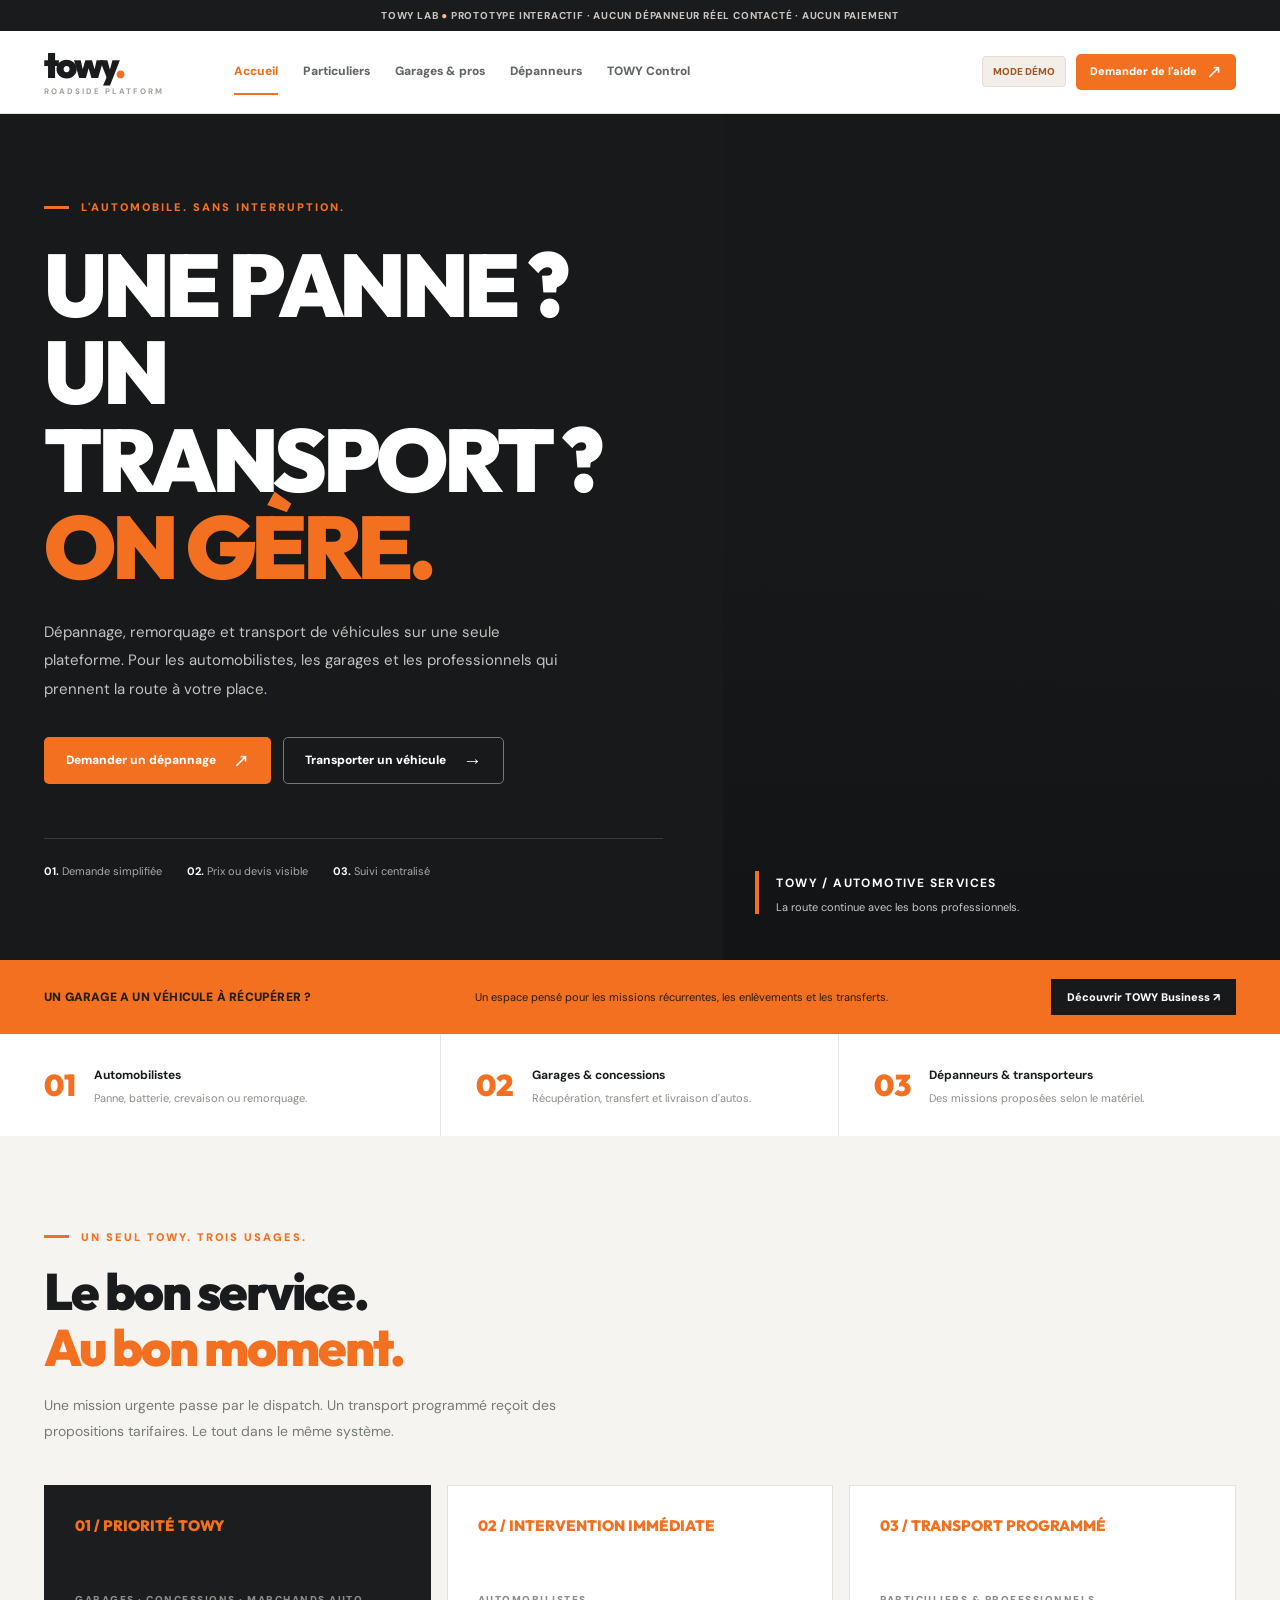
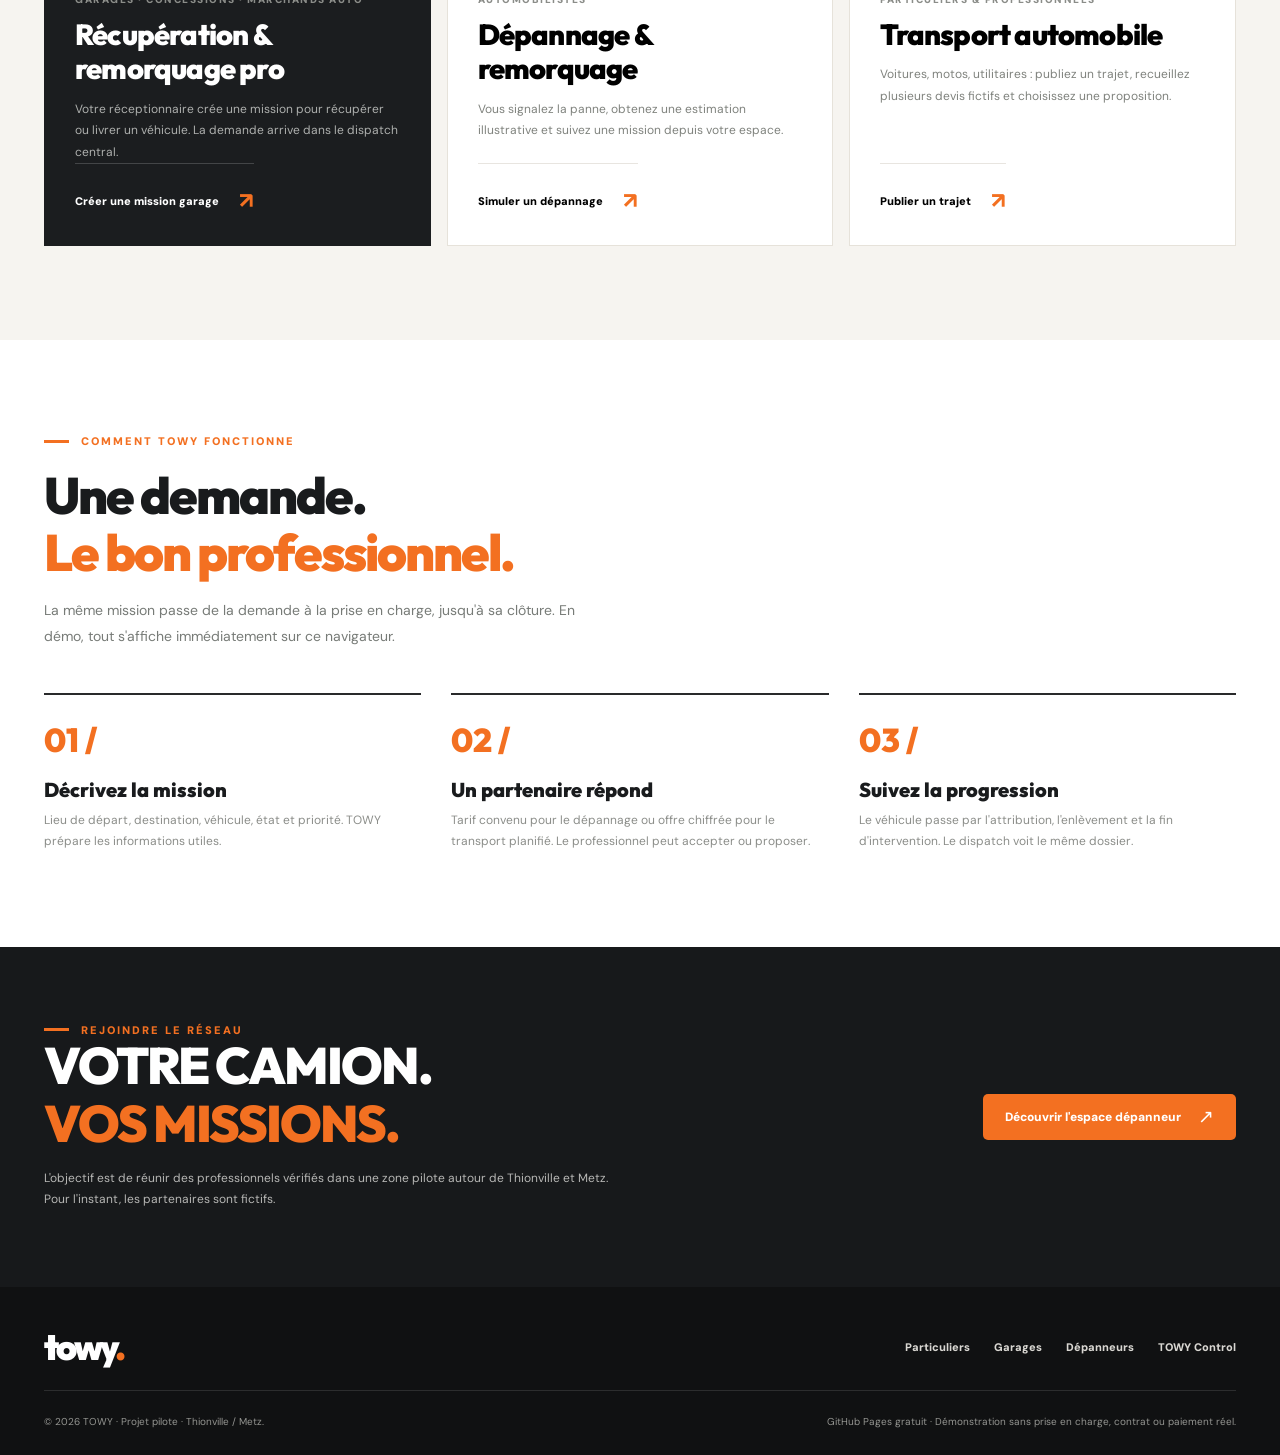
<file: index.html>
<!doctype html>
<html lang="fr"><head>
<meta charset="utf-8"><meta name="viewport" content="width=device-width,initial-scale=1">
<meta name="theme-color" content="#17191b">
<meta name="description" content="TOWY, une seule plateforme pour les garages, les particuliers et les professionnels du dépannage, du remorquage et du transport automobile. Démonstration interactive.">
<title>TOWY — Dépannage, remorquage et transport. Une plateforme.</title>
<link rel="stylesheet" href="./app.css">
</head><body>
<div class="smalltop">TOWY LAB <b>●</b> PROTOTYPE INTERACTIF · AUCUN DÉPANNEUR RÉEL CONTACTÉ · AUCUN PAIEMENT</div>
<header class="header"><div class="container headrow">
<a class="brand" href="#accueil" data-view="home" aria-label="TOWY accueil">towy<i>.</i><small>roadside platform</small></a>
<nav class="mainnav" aria-label="Espaces TOWY">
<button data-view="home" class="active">Accueil</button>
<button data-view="client">Particuliers</button>
<button data-view="garage">Garages & pros</button>
<button data-view="partner">Dépanneurs</button>
<button data-view="control">TOWY Control</button>
</nav>
<div class="headright"><span class="demo-label">MODE DÉMO</span><button class="btn orange small" data-new="roadside">Demander de l'aide <span class="arr">↗</span></button></div>
</div></header>
<main>
<section class="view active" id="home">
<div class="hero"><div class="container hero-grid"><div class="hero-text">
<div class="eyebrow">L'AUTOMOBILE. SANS INTERRUPTION.</div>
<h1>UNE PANNE ?<br>UN TRANSPORT ?<br><em>ON GÈRE.</em></h1>
<p class="intro">Dépannage, remorquage et transport de véhicules sur une seule plateforme. Pour les automobilistes, les garages et les professionnels qui prennent la route à votre place.</p>
<div class="hero-btns"><button class="btn orange" data-new="roadside">Demander un dépannage <span class="arr">↗</span></button><button class="btn trans" data-new="transport">Transporter un véhicule <span class="arr">→</span></button></div>
<div class="hero-footer"><span><b>01.</b> Demande simplifiée</span><span><b>02.</b> Prix ou devis visible</span><span><b>03.</b> Suivi centralisé</span></div></div>
<div class="hero-photo" role="img" aria-label="Véhicule transporté sur une dépanneuse"><div class="photo-caption"><strong>TOWY / AUTOMOTIVE SERVICES</strong><small>La route continue avec les bons professionnels.</small></div></div></div></div>
<div class="orangeband"><div class="container"><b>UN GARAGE A UN VÉHICULE À RÉCUPÉRER ?</b><p>Un espace pensé pour les missions récurrentes, les enlèvements et les transferts.</p><button data-view="garage">Découvrir TOWY Business ↗</button></div></div>
<div class="audience"><div class="container audience-grid"><div class="audience-item"><span>01</span><div><b>Automobilistes</b><p>Panne, batterie, crevaison ou remorquage.</p></div></div><div class="audience-item"><span>02</span><div><b>Garages & concessions</b><p>Récupération, transfert et livraison d'autos.</p></div></div><div class="audience-item"><span>03</span><div><b>Dépanneurs & transporteurs</b><p>Des missions proposées selon le matériel.</p></div></div></div></div>
<section class="section paper"><div class="container"><div class="eyebrow">UN SEUL TOWY. TROIS USAGES.</div><h2 class="section-title">Le bon service.<br><em>Au bon moment.</em></h2><p class="section-lead">Une mission urgente passe par le dispatch. Un transport programmé reçoit des propositions tarifaires. Le tout dans le même système.</p>
<div class="service-grid"><button class="servicebox dark" data-new="business" style="text-align:left;cursor:pointer"><span class="index">01 / PRIORITÉ TOWY</span><span class="subname">GARAGES · CONCESSIONS · MARCHANDS AUTO</span><h3>Récupération & remorquage pro</h3><p>Votre réceptionnaire crée une mission pour récupérer ou livrer un véhicule. La demande arrive dans le dispatch central.</p><span class="serviceaction">Créer une mission garage <i>↗</i></span></button>
<button class="servicebox" data-new="roadside" style="text-align:left;cursor:pointer"><span class="index">02 / INTERVENTION IMMÉDIATE</span><span class="subname">AUTOMOBILISTES</span><h3>Dépannage & remorquage</h3><p>Vous signalez la panne, obtenez une estimation illustrative et suivez une mission depuis votre espace.</p><span class="serviceaction">Simuler un dépannage <i>↗</i></span></button>
<button class="servicebox" data-new="transport" style="text-align:left;cursor:pointer"><span class="index">03 / TRANSPORT PROGRAMMÉ</span><span class="subname">PARTICULIERS & PROFESSIONNELS</span><h3>Transport automobile</h3><p>Voitures, motos, utilitaires : publiez un trajet, recueillez plusieurs devis fictifs et choisissez une proposition.</p><span class="serviceaction">Publier un trajet <i>↗</i></span></button></div>
</div></section>
<section class="section"><div class="container"><div class="eyebrow">COMMENT TOWY FONCTIONNE</div><h2 class="section-title">Une demande.<br><em>Le bon professionnel.</em></h2><p class="section-lead">La même mission passe de la demande à la prise en charge, jusqu'à sa clôture. En démo, tout s'affiche immédiatement sur ce navigateur.</p>
<div class="steps"><article><span>01 /</span><h3>Décrivez la mission</h3><p>Lieu de départ, destination, véhicule, état et priorité. TOWY prépare les informations utiles.</p></article><article><span>02 /</span><h3>Un partenaire répond</h3><p>Tarif convenu pour le dépannage ou offre chiffrée pour le transport planifié. Le professionnel peut accepter ou proposer.</p></article><article><span>03 /</span><h3>Suivez la progression</h3><p>Le véhicule passe par l'attribution, l'enlèvement et la fin d'intervention. Le dispatch voit le même dossier.</p></article></div></div></section>
<section class="closing"><div class="container"><div><div class="eyebrow">REJOINDRE LE RÉSEAU</div><h2>VOTRE CAMION.<br><em>VOS MISSIONS.</em></h2><p>L'objectif est de réunir des professionnels vérifiés dans une zone pilote autour de Thionville et Metz. Pour l'instant, les partenaires sont fictifs.</p></div><button class="btn orange" data-view="partner">Découvrir l'espace dépanneur <span class="arr">↗</span></button></div></section>
</section>

<section class="view" id="client">
<div class="apphead"><div class="container"><div><div class="eyebrow">PARTICULIERS / MON ESPACE</div><h1>VOTRE VÉHICULE.<br><em>VOTRE SUIVI.</em></h1><p>Signalez une panne ou publiez un transport planifié. Retrouvez les demandes, les devis et les statuts au même endroit.</p></div><span class="app-badge">CLIENT DÉMO · SANS COMPTE</span></div></div>
<div class="workspace"><div class="container"><div class="stats" id="clientStats"></div>
<div class="companyspacer"><h2>Mes demandes</h2><div style="display:flex;gap:8px;flex-wrap:wrap"><button class="btn outline small" data-new="transport" data-owner="client">+ Transport</button><button class="btn orange small" data-new="roadside" data-owner="client">+ Dépannage</button></div></div>
<div class="panel"><div class="filters" id="clientFilters"><button class="active" data-scope-filter="all">Toutes</button><button data-scope-filter="roadside">Dépannage</button><button data-scope-filter="transport">Transport</button></div><div class="stack" id="clientJobs"></div><p class="notice">Les données de ce prototype ne sont visibles que dans ce navigateur. Aucun professionnel réel ne reçoit les demandes.</p></div>
</div></div></section>

<section class="view" id="garage">
<div class="apphead"><div class="container"><div><div class="eyebrow">TOWY BUSINESS / GARAGES & CONCESSIONS</div><h1>TOUS VOS ENLÈVEMENTS.<br><em>UN SEUL OUTIL.</em></h1><p>Récupérez un véhicule immobilisé chez un client, déplacez une auto entre établissements ou organisez sa livraison.</p></div><span class="app-badge">GARAGE DE DÉMO · SANS CONNEXION</span></div></div>
<div class="workspace"><div class="container"><div class="stats" id="garageStats"></div><div class="layout"><aside class="panel"><div class="eyebrow" style="font-size:10px">ESPACE PROFESSIONNEL</div><h2 style="margin-top:18px">Vos véhicules, sous contrôle.</h2><p class="hint">Le même suivi pour le remorquage et les transferts entre garages.</p>
<div class="proidentity"><strong>Garage pilote TOWY</strong><p>Compte fictif · Moselle · Missions enregistrées localement.</p></div>
<button class="btn orange full" data-new="business" data-owner="garage">+ Créer une mission pro</button>
<button class="btn outline full" style="margin-top:10px" data-new="transport" data-owner="garage">+ Transport longue distance</button>
<div class="notice"><b>Pour le pilote :</b> un seul dispatch, des dépanneurs sélectionnés et une visibilité sur chaque dossier. En démo, aucun prestataire n'est sollicité.</div></aside>
<div class="panel"><div class="panelbar"><div><h2>Demandes du garage</h2><p class="hint">Cliquez pour ouvrir les détails, consulter les devis ou suivre la mission.</p></div></div>
<div class="filters" id="garageFilters"><button class="active" data-scope-filter="all">Toutes</button><button data-scope-filter="pending">À attribuer</button><button data-scope-filter="assigned">En cours</button><button data-scope-filter="done">Terminées</button></div><div class="stack" id="garageJobs"></div></div>
</div></div></div></section>

<section class="view" id="partner">
<div class="apphead"><div class="container"><div><div class="eyebrow">TOWY PRO / DÉPANNEURS & TRANSPORTEURS</div><h1>VOTRE CAMION.<br><em>DE NOUVELLES MISSIONS.</em></h1><p>Choisissez un professionnel fictif, activez sa disponibilité, acceptez une mission ou proposez un devis de transport.</p></div><span class="app-badge">RÉSEAU DÉMO · PAS DE GÉOLOCALISATION</span></div></div>
<div class="workspace"><div class="container layout"><aside class="panel"><h2>Mon profil</h2><p class="hint">Trois comptes fictifs aux équipements différents.</p>
<label class="selector">Choisir un professionnel<select id="partnerSelect"></select></label>
<div class="proidentity"><strong id="partnerName">Prestataire</strong><p id="partnerDescription"></p></div>
<label class="toggleline"><span>Disponible pour les missions</span><input class="switch" type="checkbox" id="partnerOnline"></label>
<div class="notice">TOWY ne contacte personne. Les affectations, devis et statuts sont simulés dans cet ordinateur.</div>
<button class="btn outline full" data-view="control" style="margin-top:21px">Ouvrir le dispatch <span class="arr">↗</span></button></aside>
<div><div class="panel"><div class="panelbar"><div><h2>Missions compatibles</h2><p class="hint">Les missions proposées selon la disponibilité et le matériel du profil.</p></div><span class="demo-label" id="partnerCount">0 demande</span></div><div class="stack" id="partnerAvailableJobs"></div></div>
<div class="panel" style="margin-top:18px"><div class="panelbar"><div><h2>Mes interventions</h2><p class="hint">Missions attribuées, enlevées ou terminées.</p></div></div><div class="stack" id="partnerAssignedJobs"></div></div>
<div class="panel" style="margin-top:18px"><div class="panelbar"><div><h2>Mes propositions transport</h2><p class="hint">Offres envoyées pour les transports programmés.</p></div></div><div class="stack" id="partnerBidJobs"></div></div></div>
</div></div></section>

<section class="view" id="control">
<div class="apphead"><div class="container"><div><div class="eyebrow">TOWY CONTROL / CENTRE DE PILOTAGE</div><h1>TOUTES LES MISSIONS.<br><em>UN SEUL DISPATCH.</em></h1><p>Le même registre rassemble les demandes des particuliers, garages et transporteurs. Testez l'attribution et le suivi avec les profils fictifs.</p></div><span class="app-badge">ADMIN DÉMO · NON SÉCURISÉ</span></div></div>
<div class="workspace"><div class="container"><div class="stats" id="controlStats"></div><div class="layout">
<aside class="panel"><h2>Réseau de test</h2><p class="hint">Couverture et compétences simulées.</p><div class="admincards" id="providerRoster"></div>
<div class="notice">Le dispatch est volontairement local : pas de GPS, pas de SMS, pas de dispatch automatique réel, pas de comptes sécurisés.</div>
<button class="btn outline full" id="resetDemo" style="margin-top:19px">Réinitialiser les données test</button></aside>
<div class="panel"><div class="panelbar"><div><h2>Registre des missions</h2><p class="hint">Toutes les demandes de ce navigateur.</p></div><button class="btn orange small" data-new="business" data-owner="garage">+ Mission garage</button></div>
<div class="filters" id="controlFilters"><button class="active" data-scope-filter="all">Toutes</button><button data-scope-filter="pending">À attribuer</button><button data-scope-filter="assigned">En cours</button><button data-scope-filter="done">Terminées</button><button data-scope-filter="transport">Transport</button></div>
<div class="stack" id="controlJobs"></div>
</div></div></div></div></section>
</main>
<footer class="footer"><div class="container"><div class="footrow"><a class="brand" href="#accueil" data-view="home">towy<i>.</i></a><div class="footerlinks"><a href="#client" data-view="client">Particuliers</a><a href="#garage" data-view="garage">Garages</a><a href="#partner" data-view="partner">Dépanneurs</a><a href="#control" data-view="control">TOWY Control</a></div></div><div class="footbottom"><span>© 2026 TOWY · Projet pilote · Thionville / Metz.</span><span>GitHub Pages gratuit · Démonstration sans prise en charge, contrat ou paiement réel.</span></div></div></footer>

<div class="modalback" id="createModal" role="dialog" aria-modal="true" aria-labelledby="createTitle"><div class="modal large"><button class="close" type="button" data-close="createModal" aria-label="Fermer">×</button>
<div class="kicker">CRÉATION DE MISSION / DÉMONSTRATION</div><h2 id="createTitle">Nouvelle demande</h2><p class="sub">Une demande unique, un suivi commun. Aucun prestataire ne sera contacté.</p>
<form id="createForm">
<div class="formgrid"><label class="field">Nature de la demande *<select id="jobCategory"><option value="roadside">Dépannage / remorquage</option><option value="business">Mission garage</option><option value="transport">Transport planifié</option></select></label>
<label class="field">Prestation *<select id="jobService"></select></label>
<label class="field all" id="companyGroup" style="display:none">Entreprise (nom fictif recommandé) *<input id="jobCompany" placeholder="Ex. Garage TOWY Démo" maxlength="75"></label>
<div class="formheading">Véhicule et situation</div>
<label class="field">Catégorie *<select id="jobVehicle"><option value="car">Voiture</option><option value="suv">SUV / 4x4</option><option value="van">Utilitaire léger</option><option value="moto">Moto / scooter</option></select></label>
<label class="field">État *<select id="jobCondition"><option value="rolling">Roulant</option><option value="nonrolling">Non roulant / en panne</option></select></label>
<label class="field all">Marque et modèle (facultatif)<input id="jobModel" maxlength="75" placeholder="Ex. Renault Clio"></label>
<div class="formheading">Trajet et priorité</div>
<label class="field">Ville de départ *<input id="jobFrom" minlength="2" maxlength="70" required placeholder="Ex. Thionville"></label>
<label class="field">Ville d'arrivée *<input id="jobTo" minlength="2" maxlength="70" required placeholder="Ex. Metz"></label>
<label class="field">Distance indicative (km) *<input id="jobKm" min="1" max="300" step="1" value="12" type="number" required></label>
<label class="field">Date souhaitée *<input id="jobDate" type="date" required></label>
<label class="field all">Priorité *<select id="jobPriority"><option value="planned">Planifié</option><option value="today">Aujourd'hui</option><option value="urgent">Urgent (hors autoroute)</option></select></label>
<label class="field all">Précisions (sans information personnelle)<textarea id="jobNotes" maxlength="300" placeholder="Accès, chargement, horaires, contrainte…"></textarea></label></div>
<div class="estimator"><div><span id="pricingCaption">Estimation de démonstration</span><strong id="pricingValue">—</strong></div><p id="pricingExplain">Calcul fictif. Aucun devis commercial n'est émis.</p></div>
<label class="checkbox"><input type="checkbox" id="legalAgree" required><span>Je comprends que TOWY est une démonstration locale, sans paiement ni intervention réelle. S'il s'agit d'un dépannage, je confirme être hors autoroute et route express.</span></label>
<button type="submit" class="btn orange full">Créer la mission test <span class="arr">↗</span></button>
</form></div></div>

<div class="modalback" id="detailModal" role="dialog" aria-modal="true" aria-labelledby="detailTitle"><div class="modal"><button class="close" type="button" data-close="detailModal" aria-label="Fermer">×</button><span class="status neutral">DOSSIER DÉMONSTRATION</span><h2 id="detailTitle">Mission</h2><p class="sub" id="detailSubtitle"></p><div class="detailbox" id="detailBody"></div>
<div class="offers" id="detailOffers"></div><div class="modalactions" id="detailActions"></div></div></div>

<div class="modalback" id="offerModal" role="dialog" aria-modal="true" aria-labelledby="offerTitle"><div class="modal"><button class="close" type="button" data-close="offerModal" aria-label="Fermer">×</button><div class="kicker">TRANSPORT PLANIFIÉ</div><h2 id="offerTitle">Proposer un tarif</h2><p class="sub">Le transporteur de test envoie une proposition chiffrée au demandeur dans ce navigateur.</p>
<form id="offerForm"><div class="formgrid"><label class="field">Tarif proposé (€) *<input id="offerAmount" type="number" step="1" min="20" max="20000" required placeholder="Ex. 320"></label><label class="field">Délai (jours) *<input id="offerDays" type="number" step="1" min="1" max="45" required value="3"></label><label class="field all">Message court<input id="offerMessage" maxlength="150" placeholder="Ex. Plateau disponible vendredi"></label></div><button type="submit" class="btn orange full">Envoyer l'offre test ↗</button></form></div></div>
<div class="toast" role="status" aria-live="polite" id="toast"></div>
<script src="./app.js" defer></script></body></html>
</file>
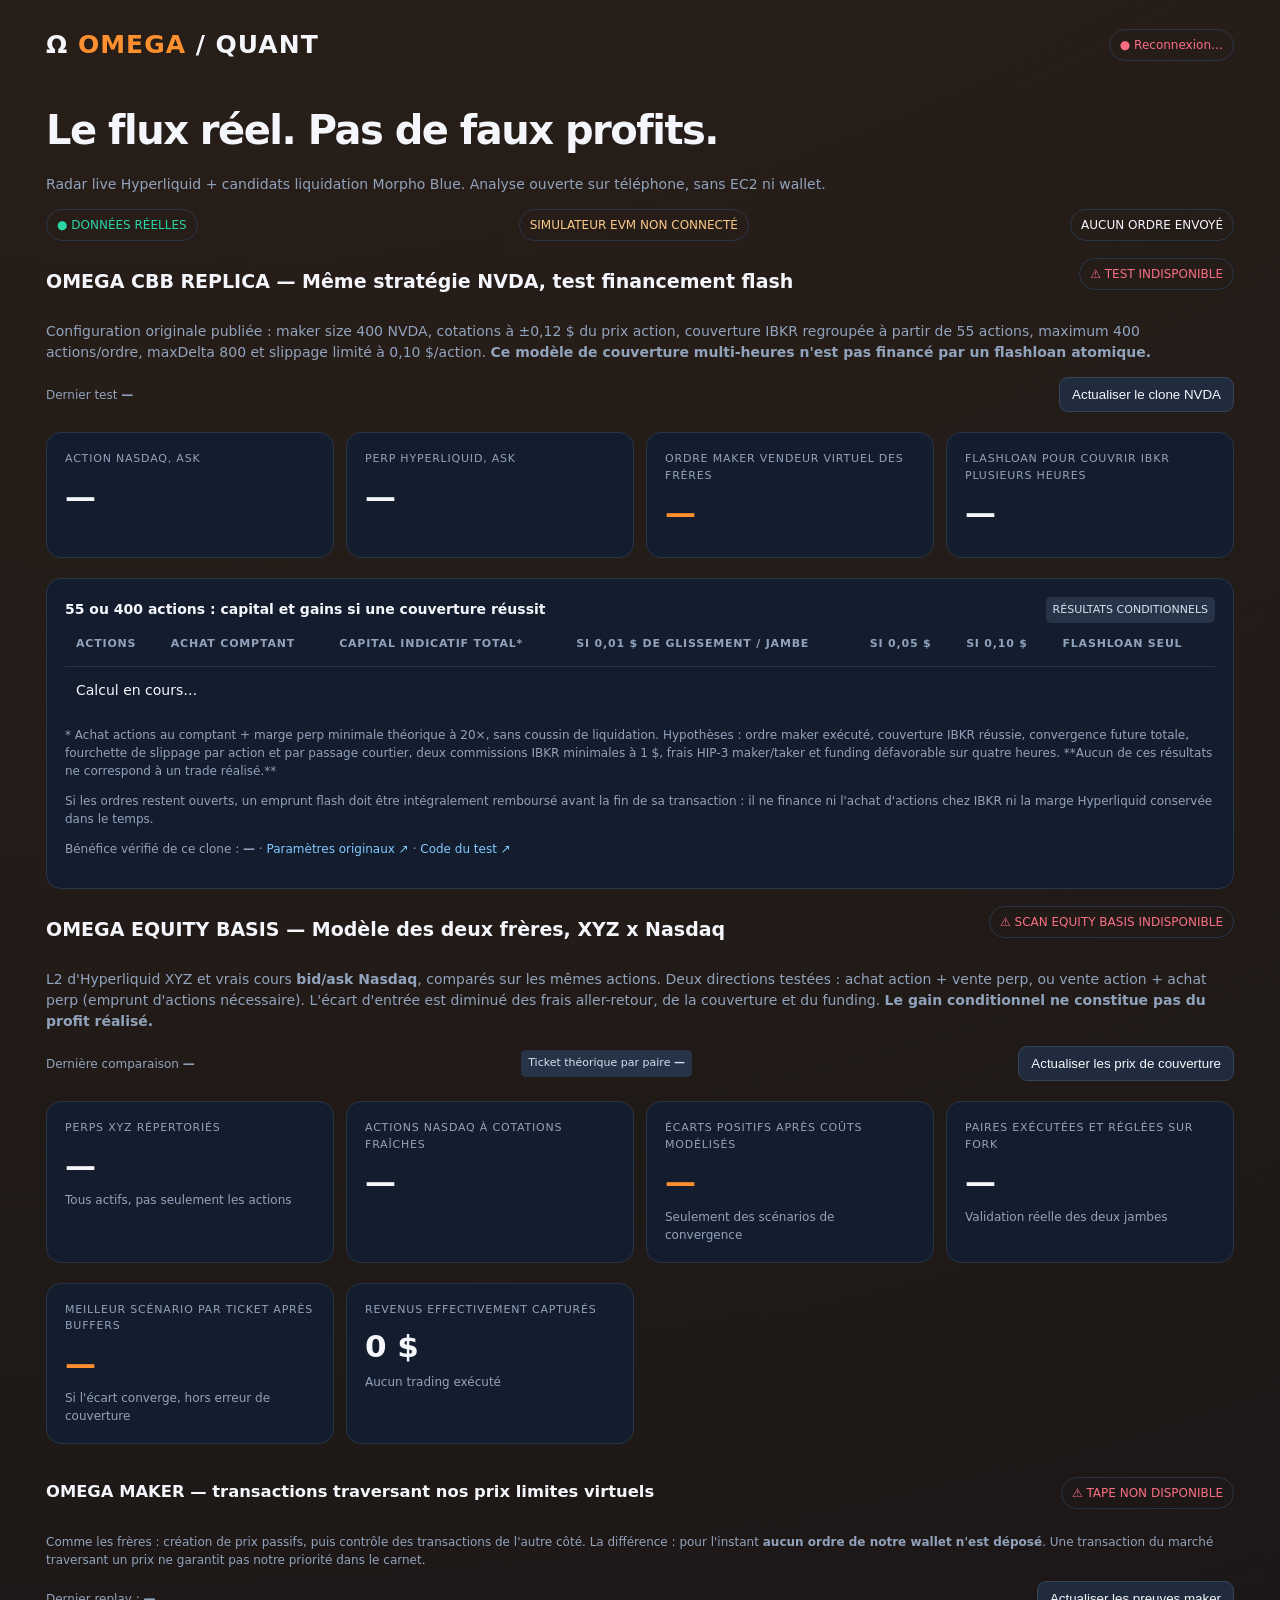
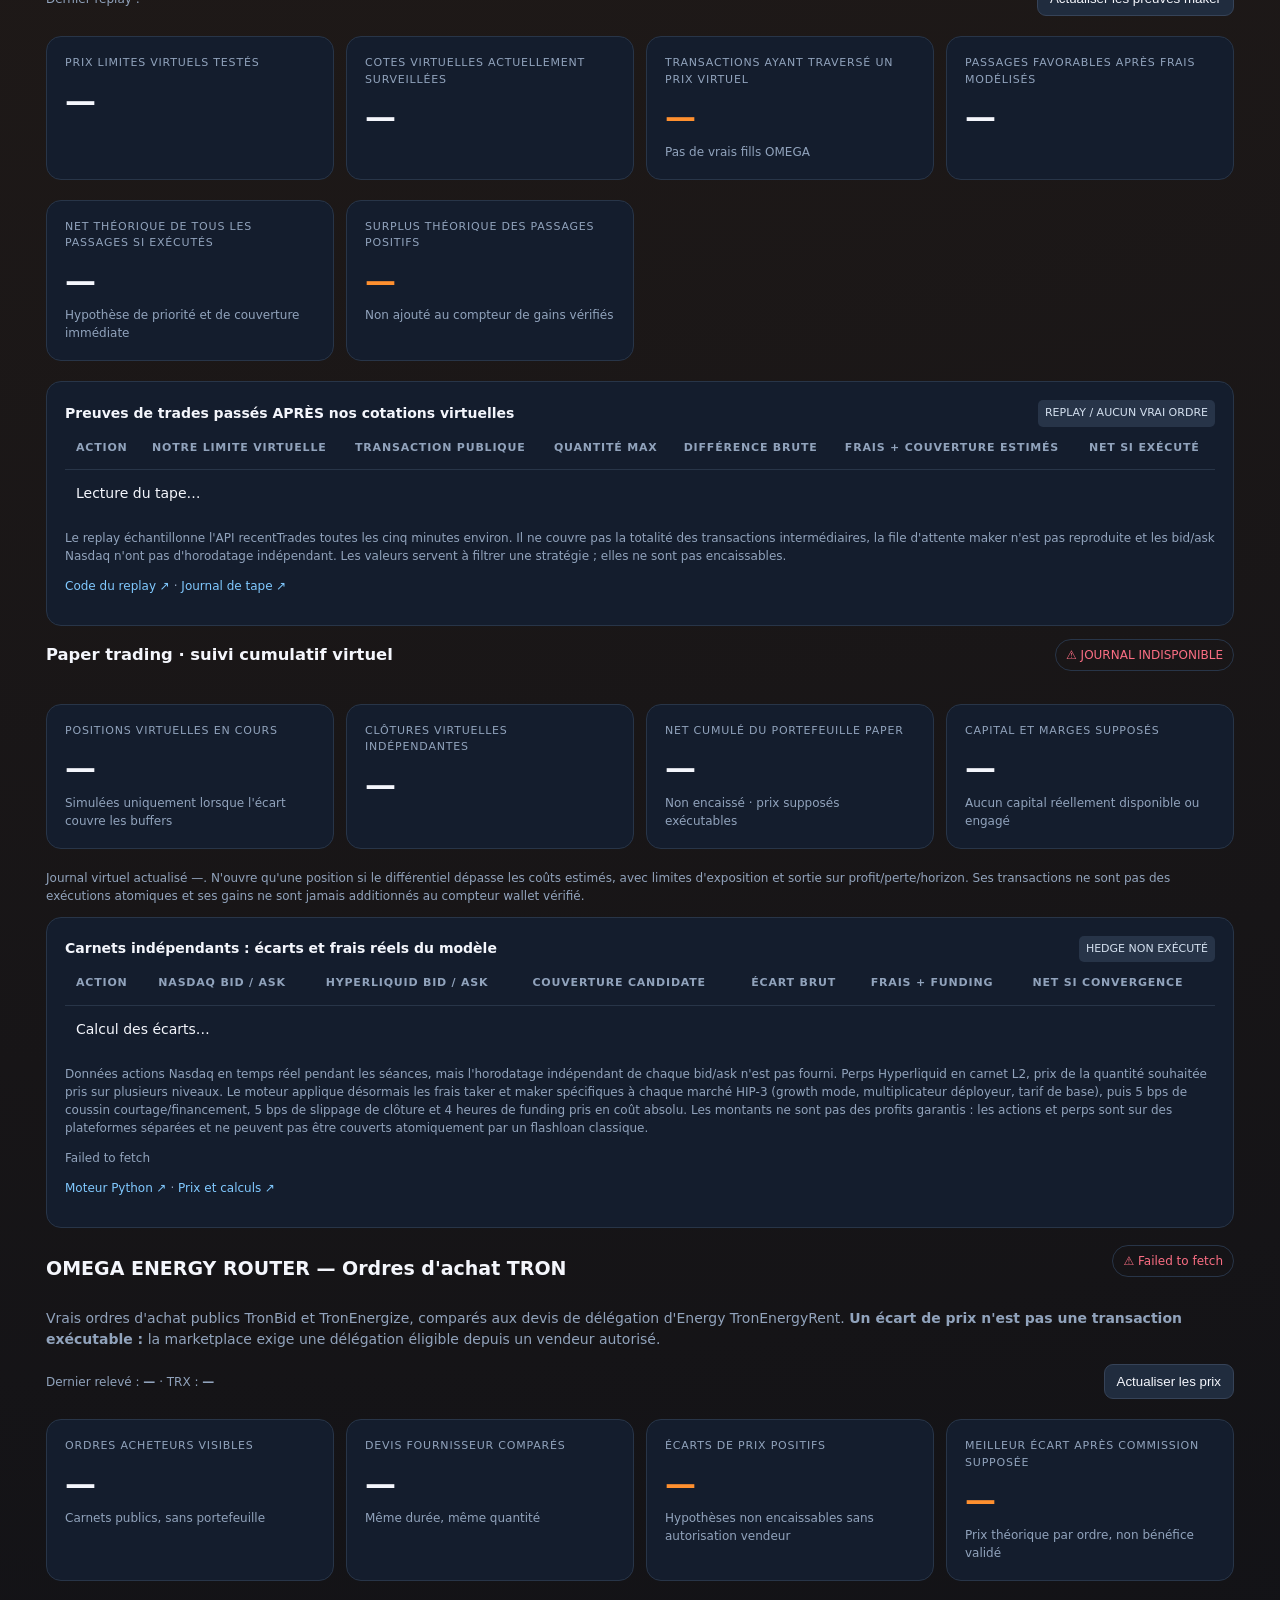
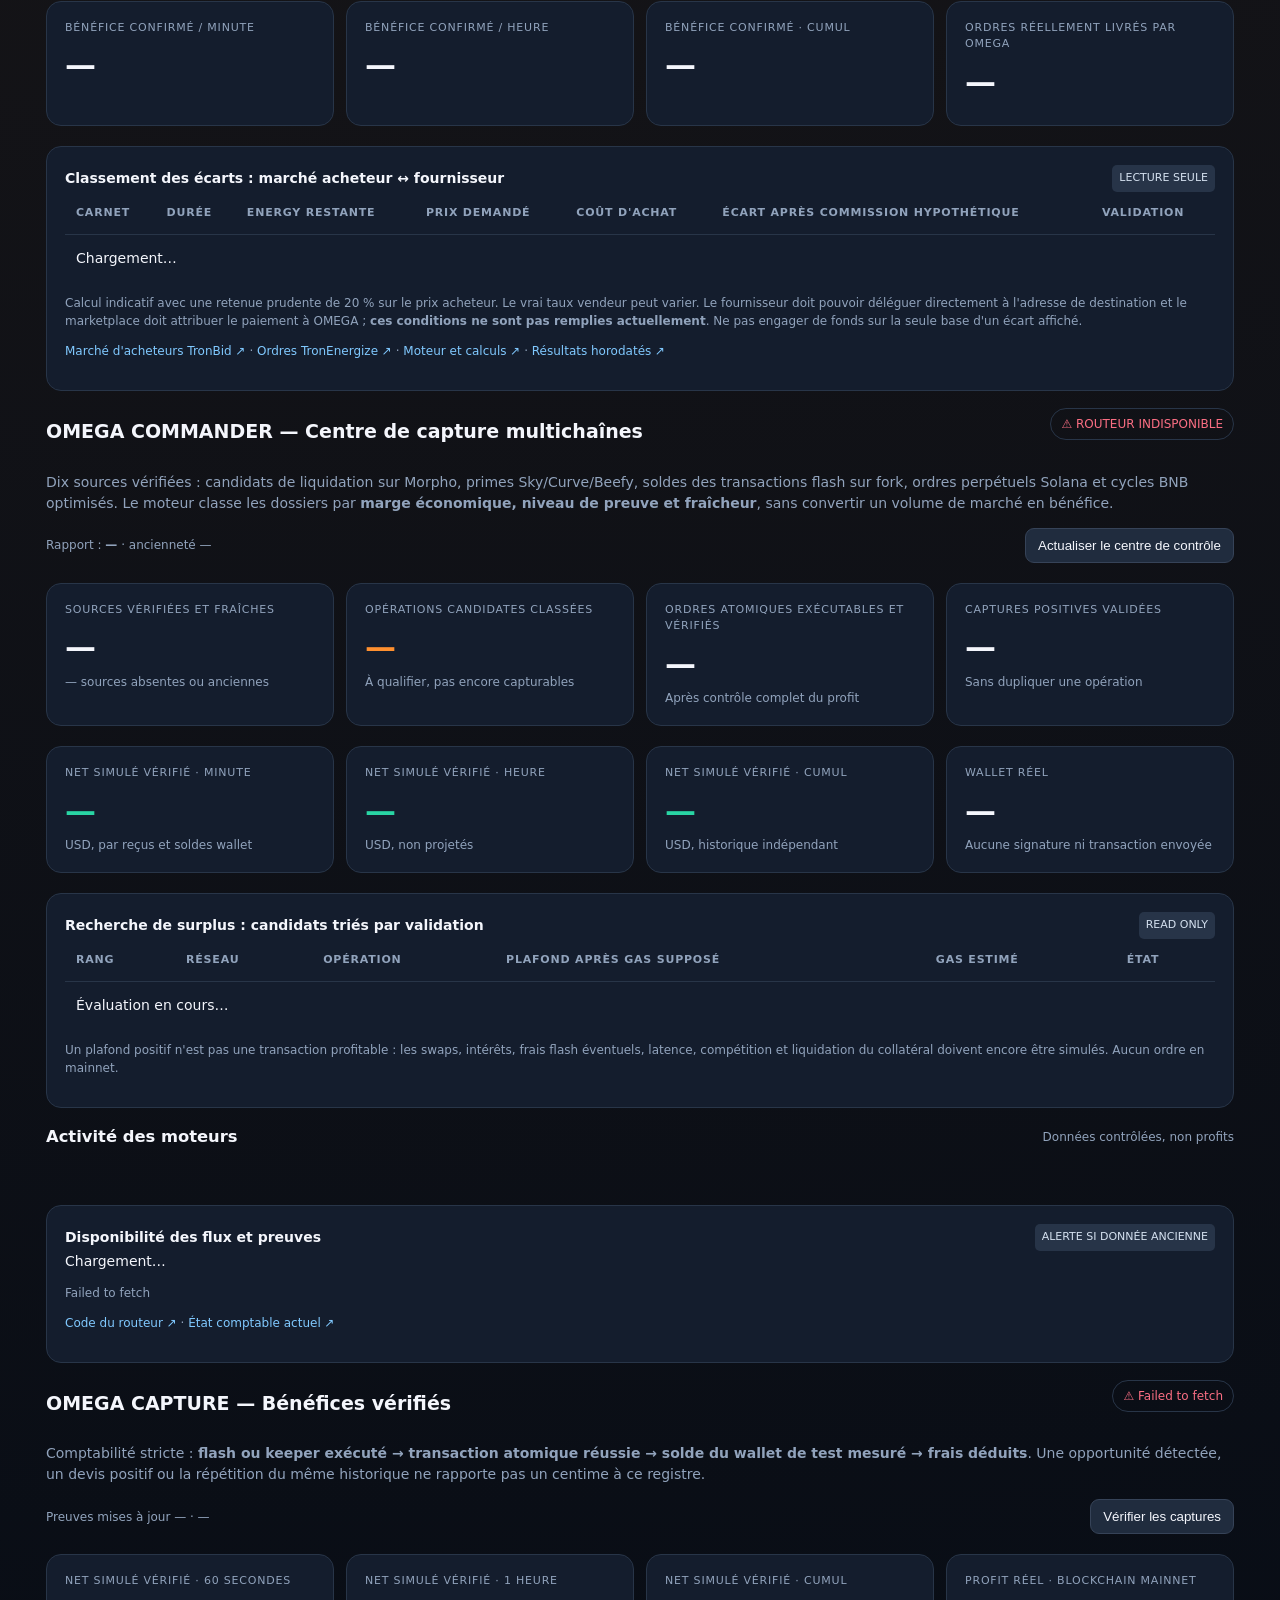
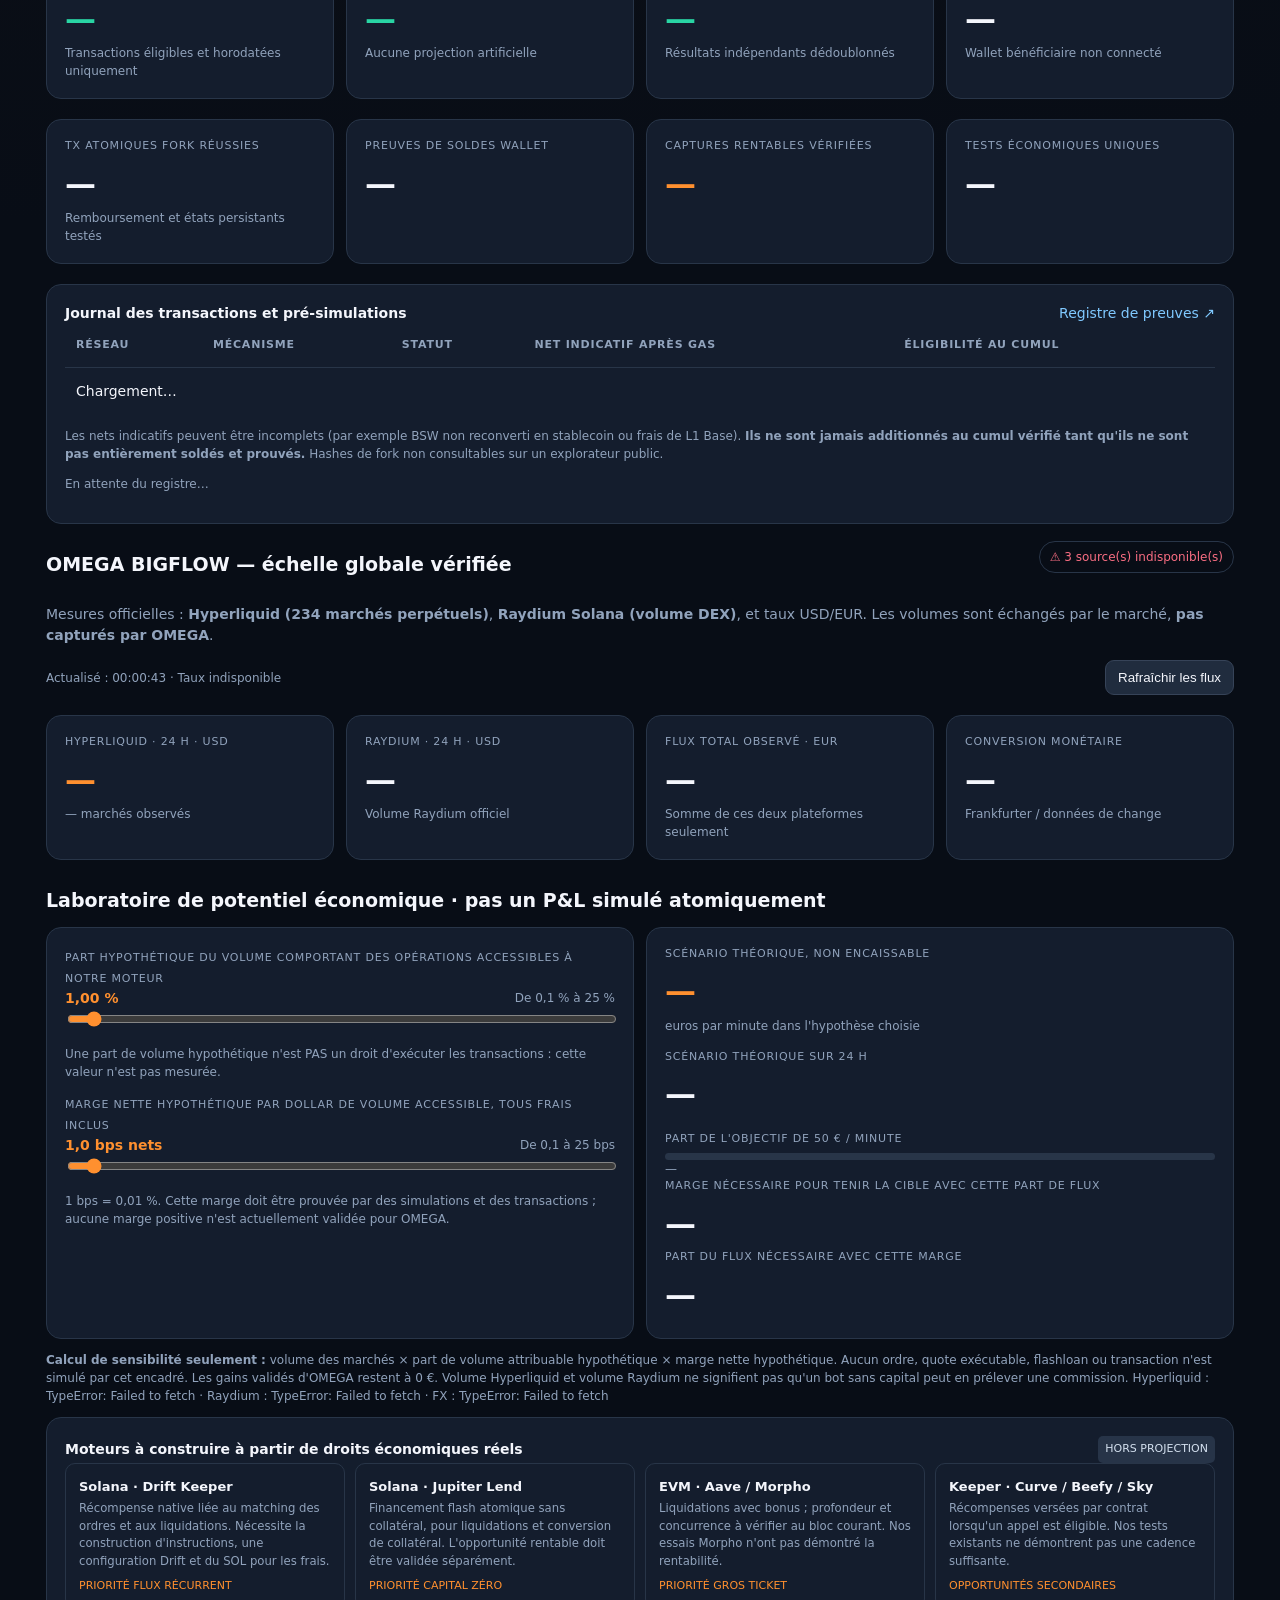
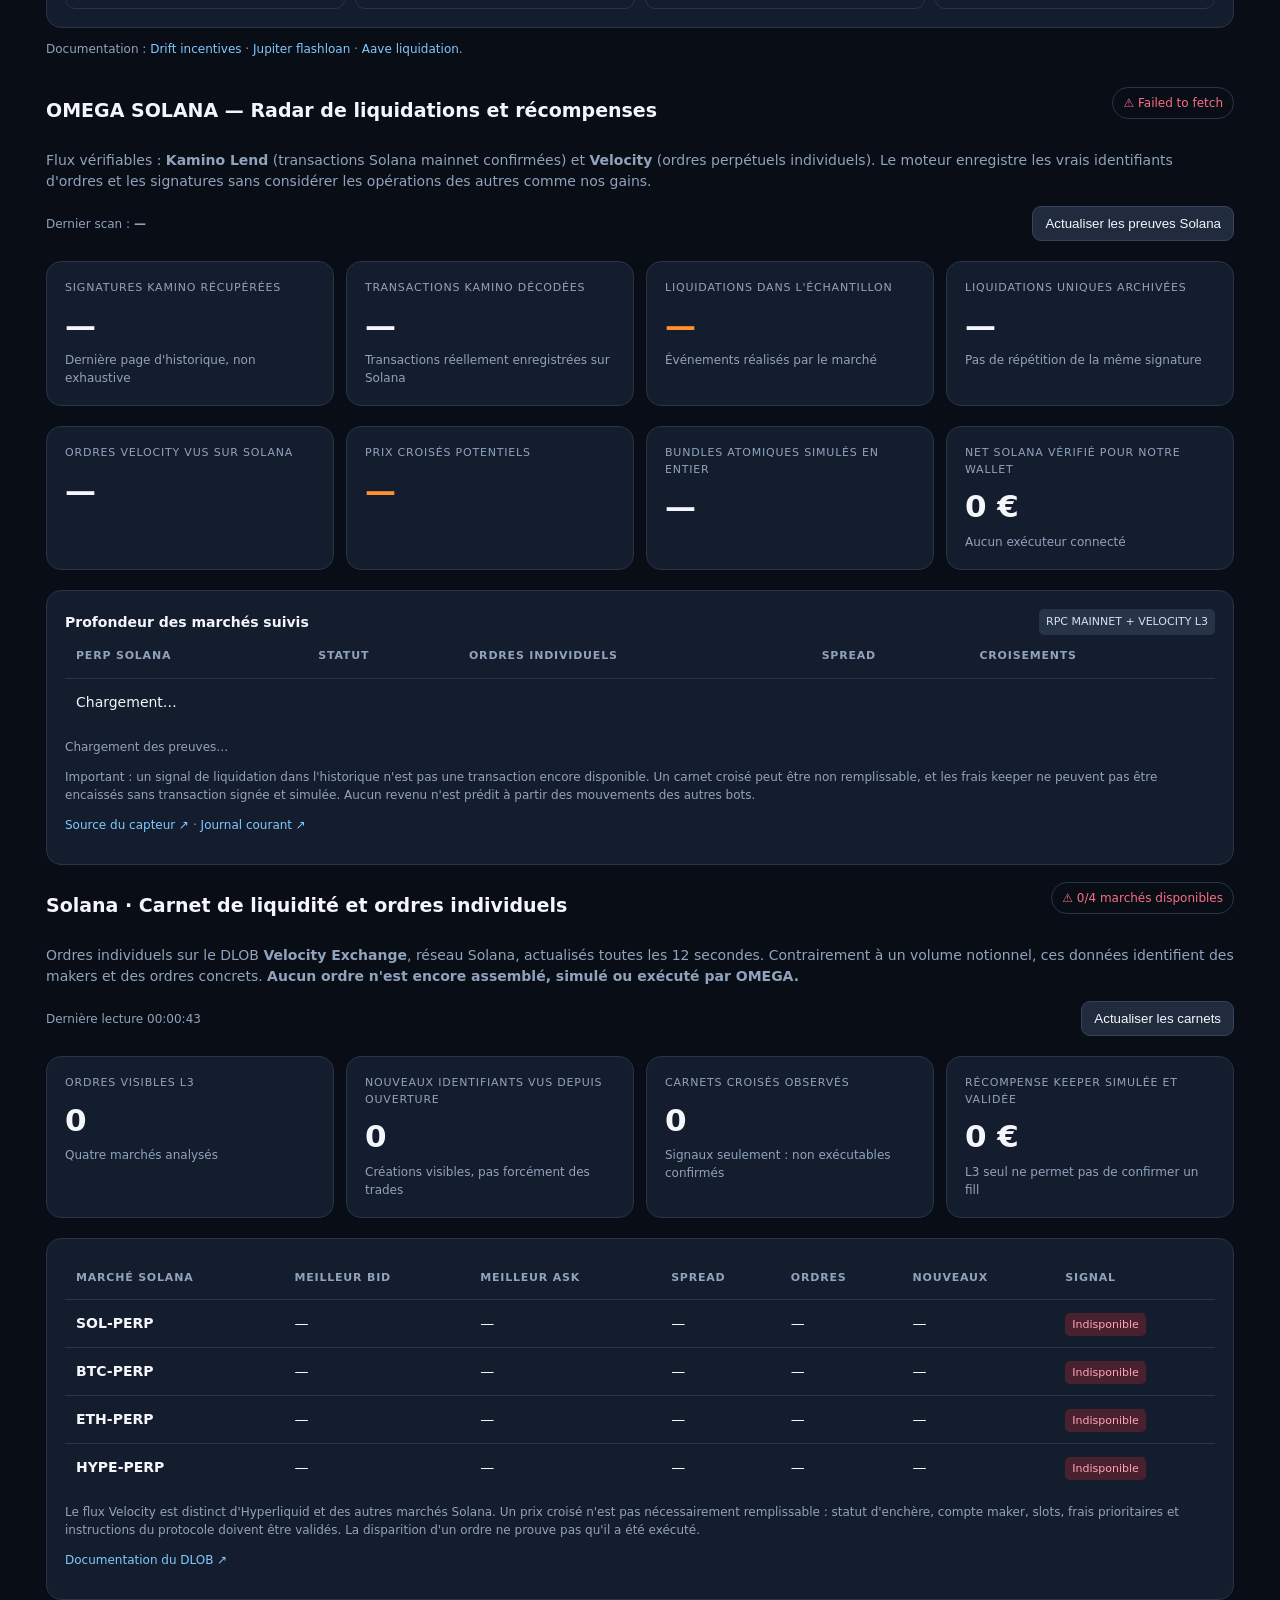
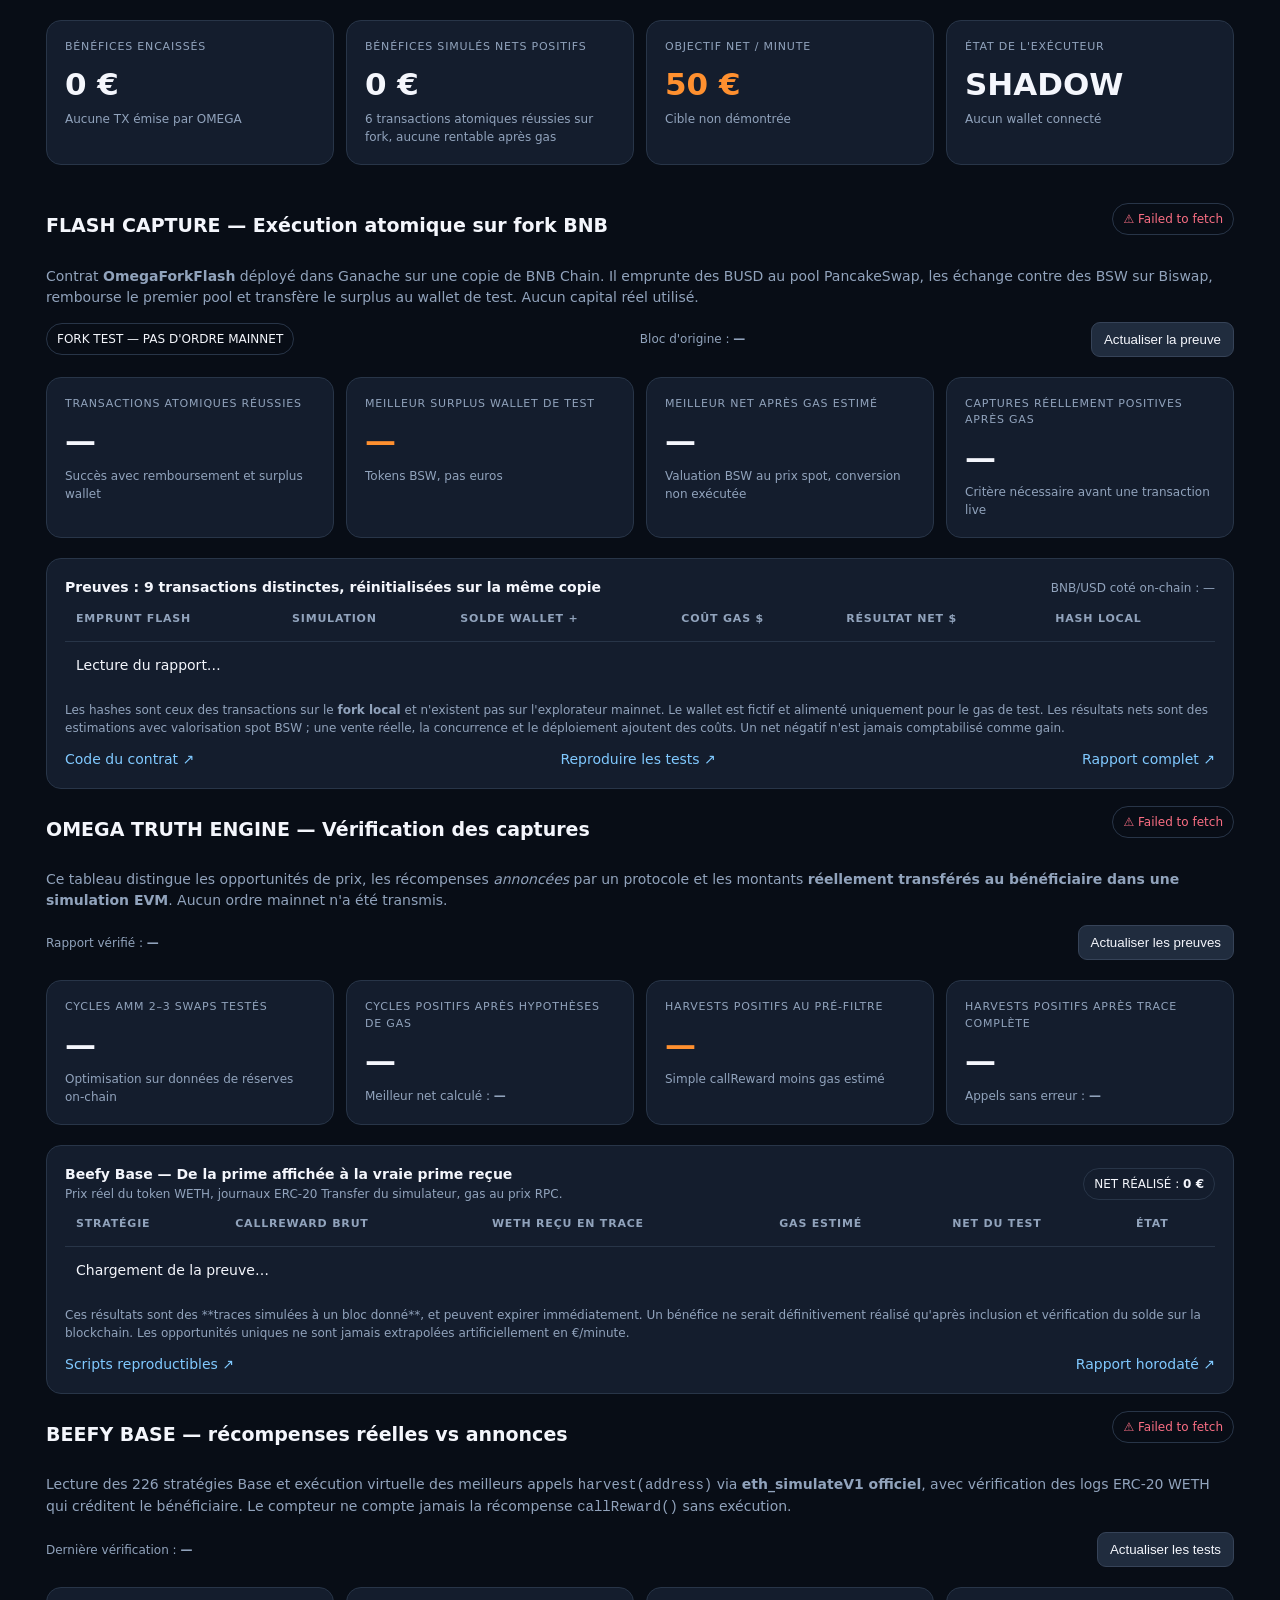
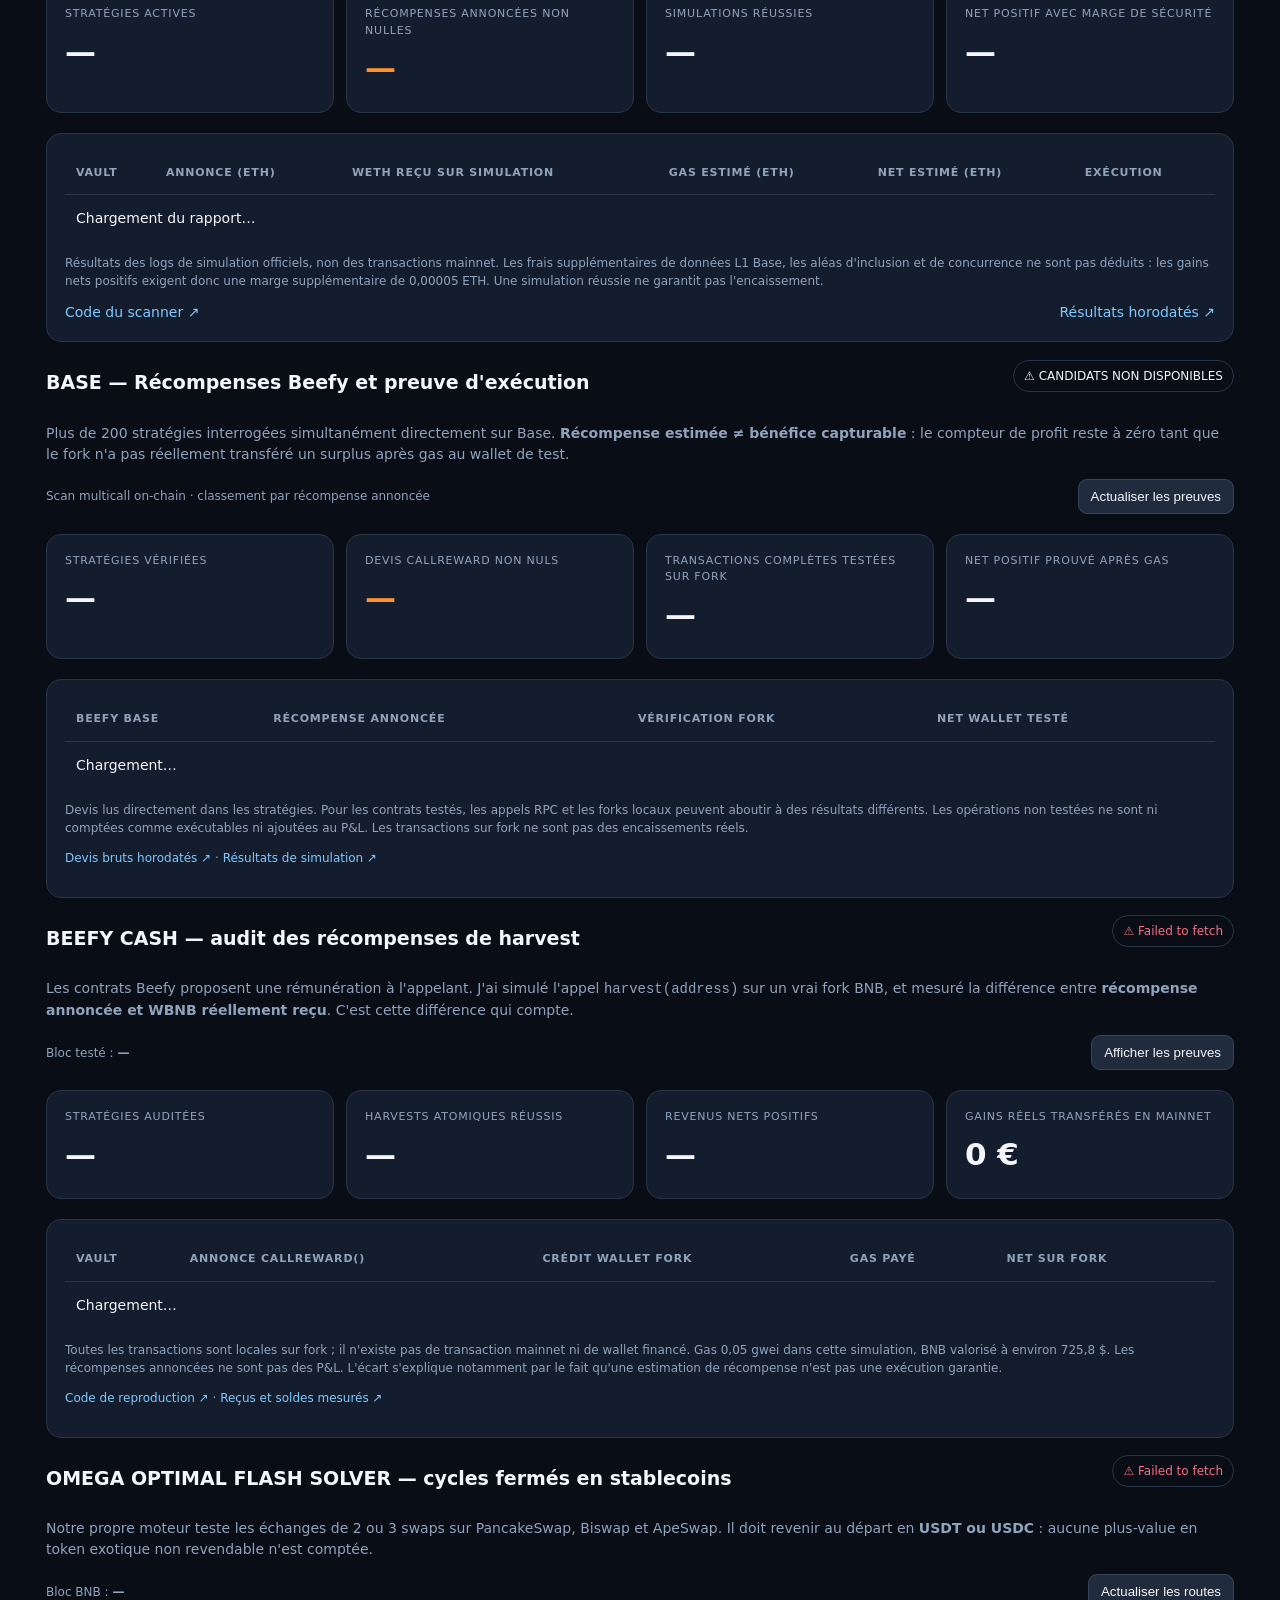
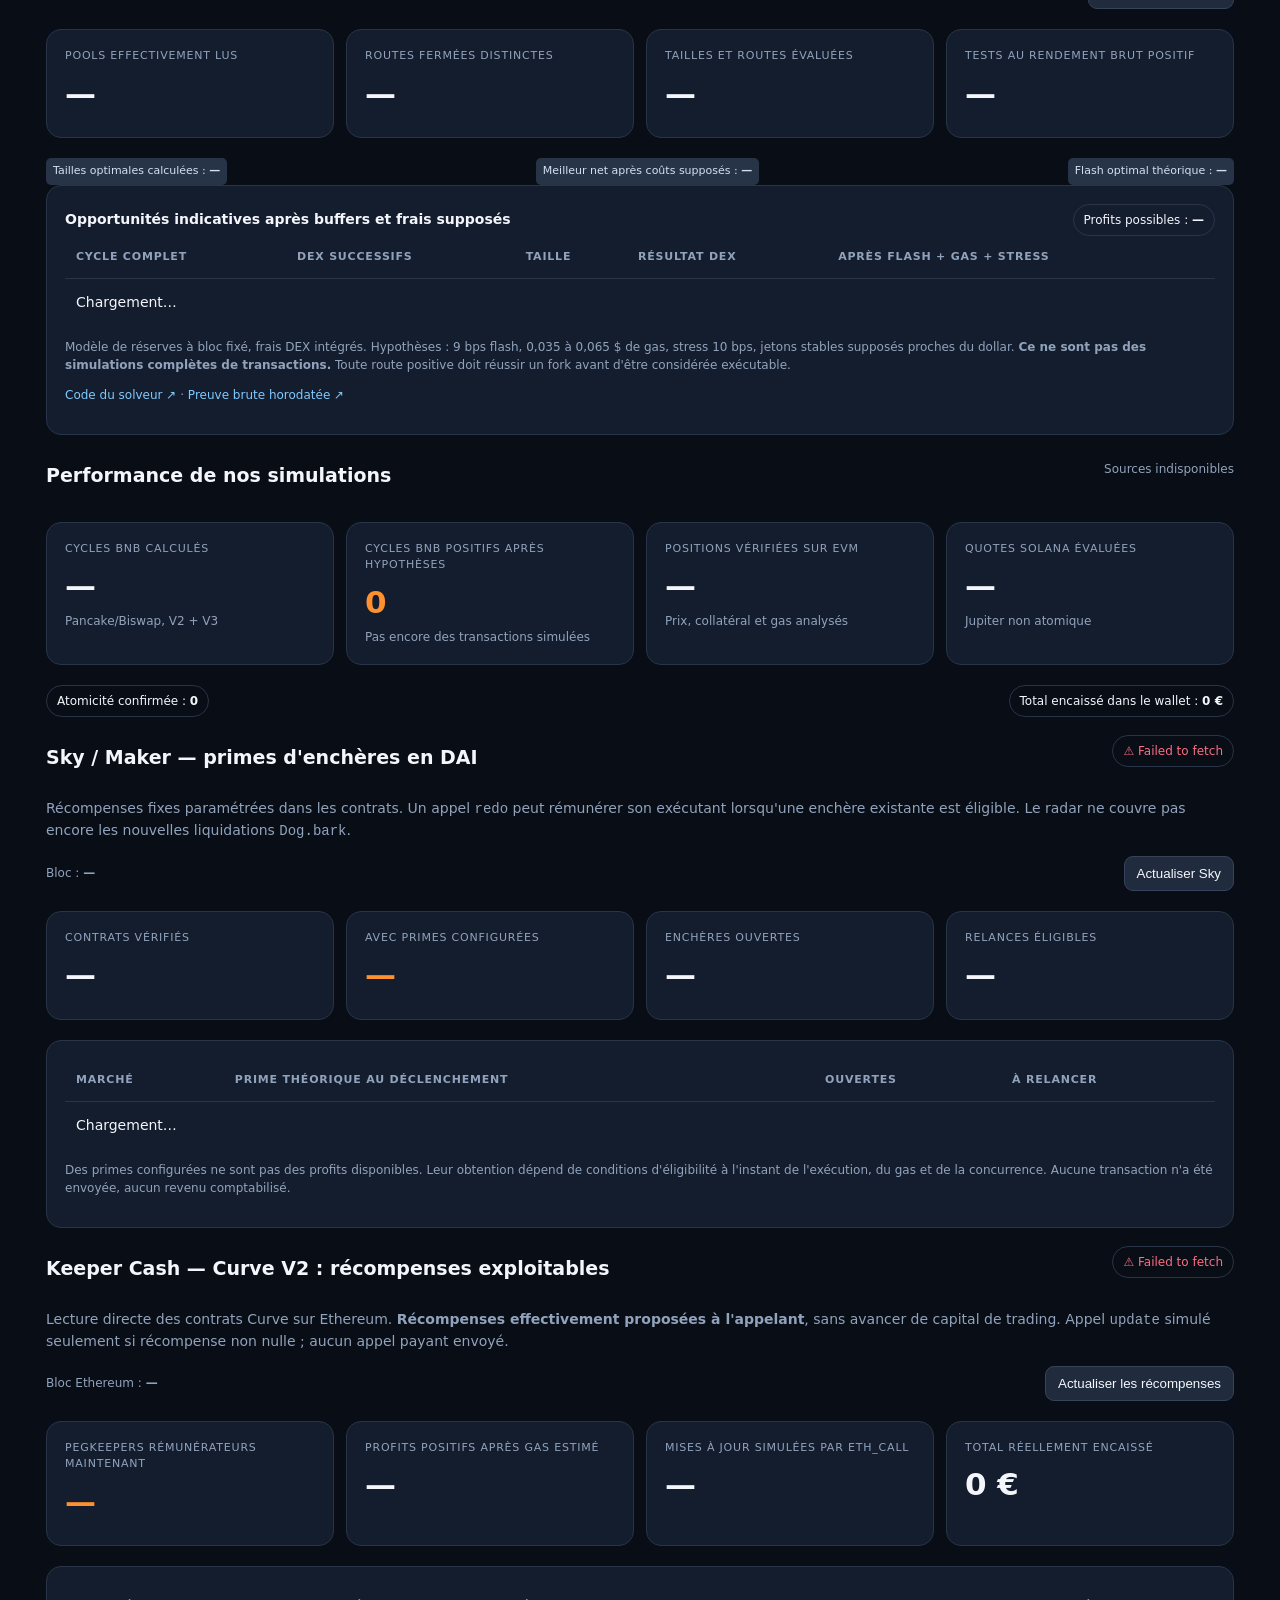
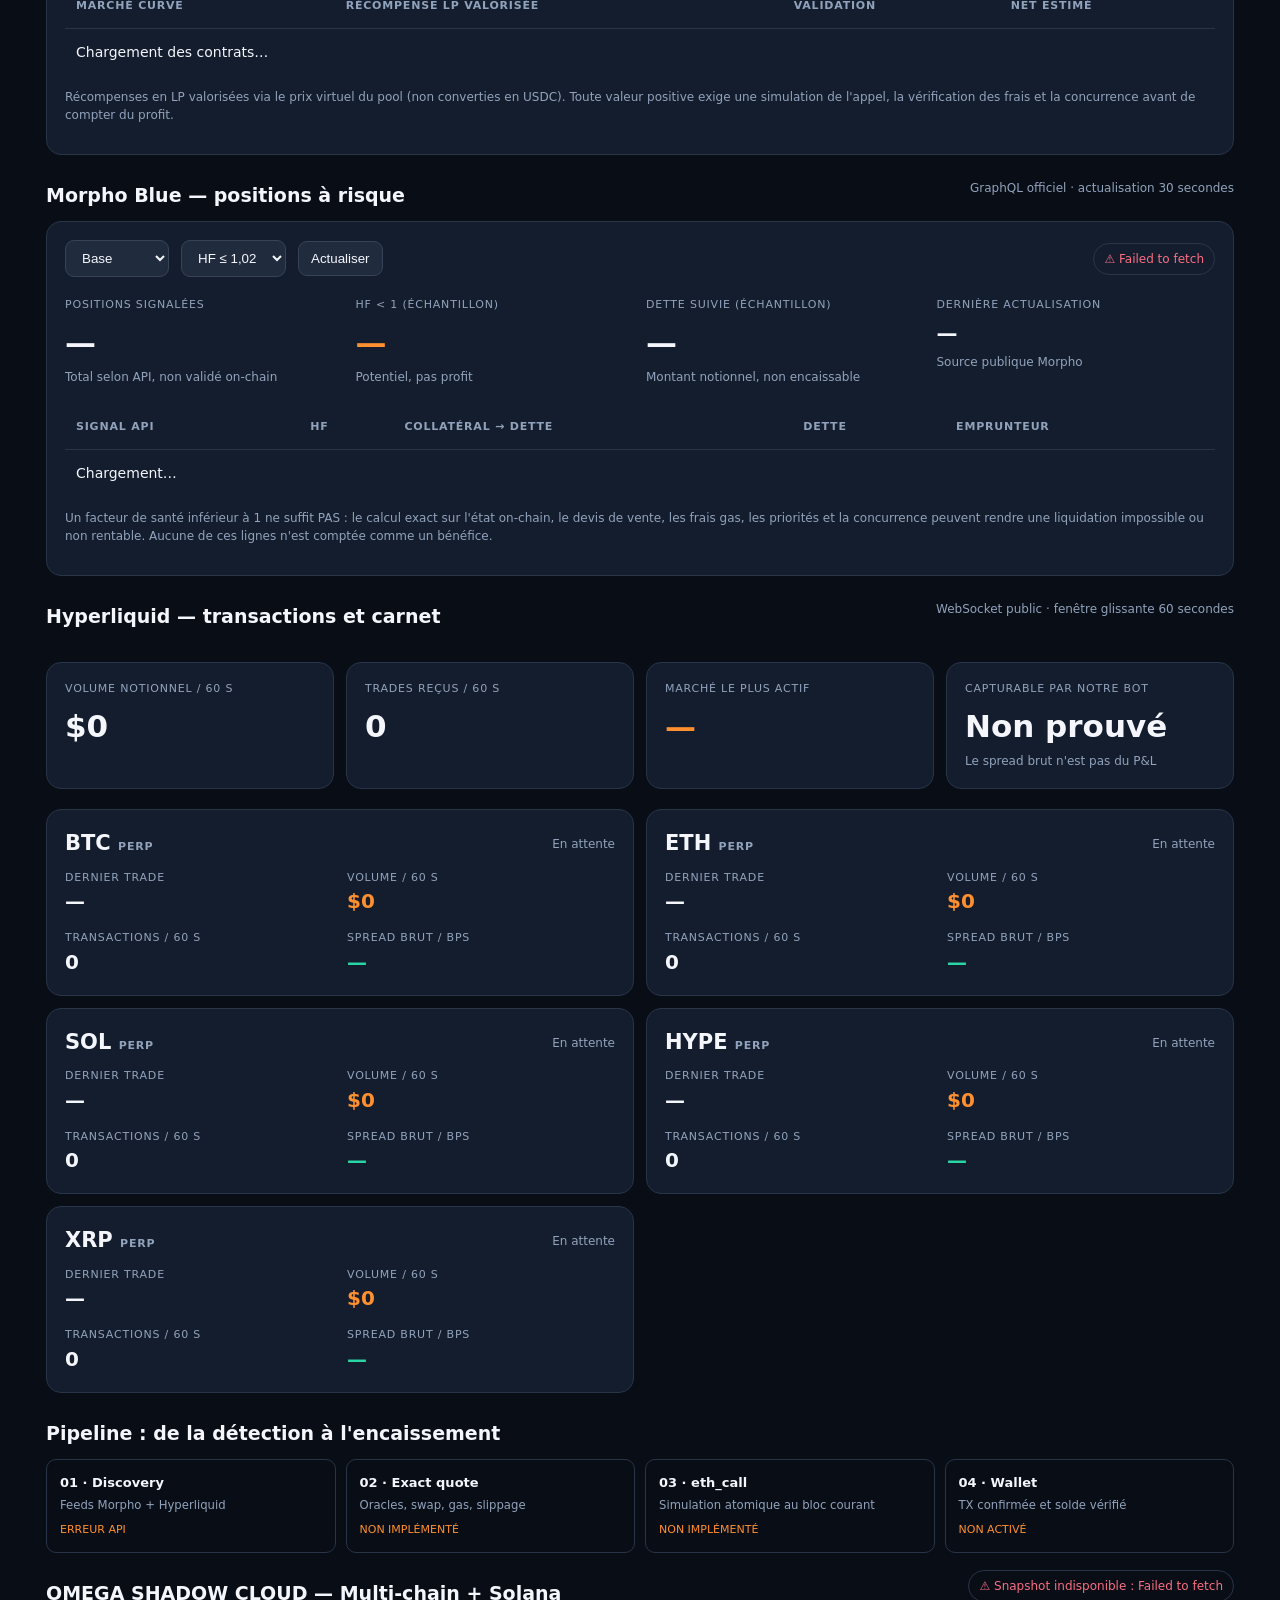
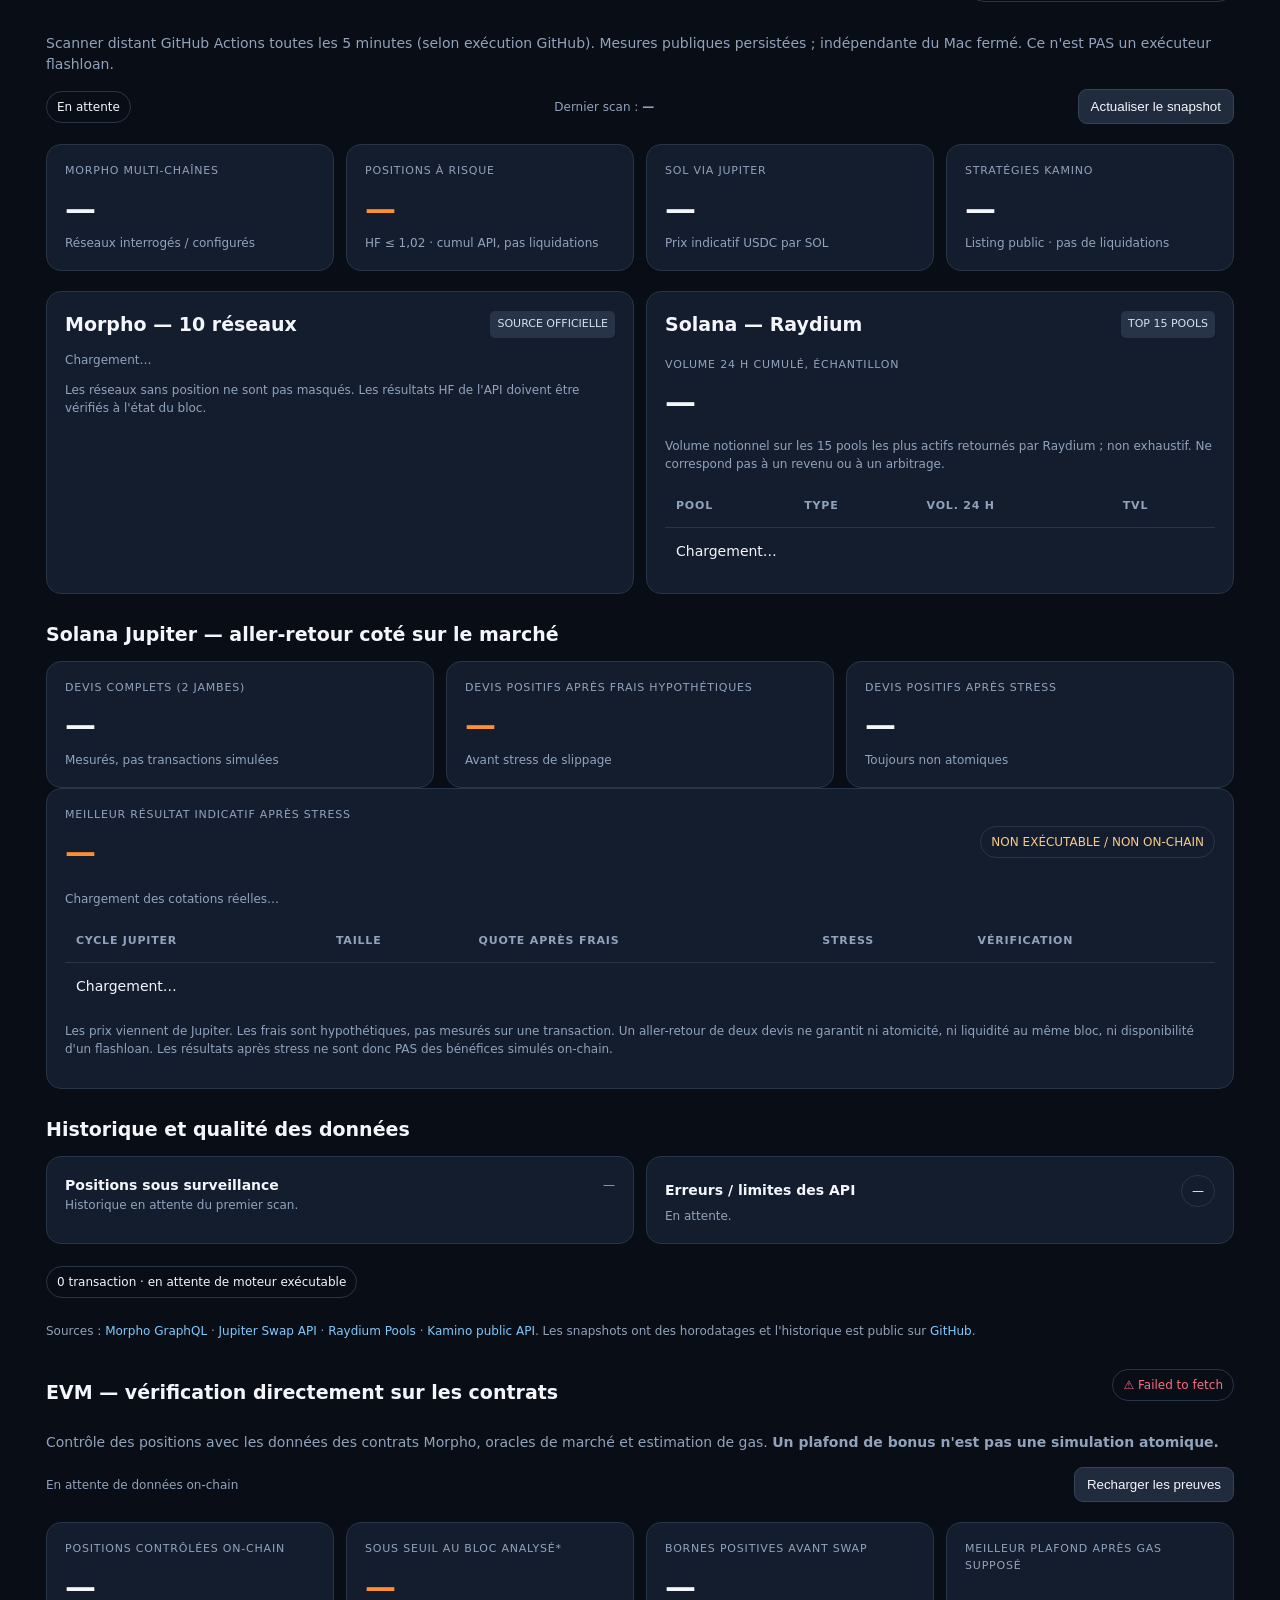
<file: omega/index.html>
<!doctype html>
<html lang="fr"><head><meta charset="utf-8"><meta name="viewport" content="width=device-width,initial-scale=1">
<meta name="theme-color" content="#090d14"><meta name="description" content="OMEGA QUANT LIVE — Marchés en direct et radar liquidations Morpho; aucun profit simulé artificiellement.">
<title>OMEGA QUANT LIVE</title>
<style>
:root{color-scheme:dark;--bg:#080d16;--card:#141d2d;--line:#283548;--ink:#f4f6fc;--sub:#91a3bc;--orange:#ff902f;--green:#29d5a4;--red:#fa6e83}*{box-sizing:border-box}
body{margin:0;background:radial-gradient(circle at 10% -10%,#332419 0%,transparent 35%),var(--bg);color:var(--ink);font:14px/1.5 system-ui,-apple-system,sans-serif}main{max-width:1220px;margin:auto;padding:26px 16px 70px}
header,.head,.toolbar{display:flex;align-items:center;justify-content:space-between;gap:12px;flex-wrap:wrap}.logo{font-size:25px;font-weight:900;letter-spacing:1px}.logo b{color:var(--orange)}h1{font-size:clamp(27px,5vw,40px);letter-spacing:-1.5px;margin:36px 0 4px}h2{margin:26px 0 12px;font-size:19px}.sub,.caption{color:var(--sub)}.caption{font-size:12px}
.pill{border:1px solid var(--line);border-radius:40px;padding:6px 10px;font-size:12px}.ok{color:var(--green)}.warn{color:#f8c988}.red{color:var(--red)}.orange{color:var(--orange)}
.grid{display:grid;grid-template-columns:repeat(4,minmax(0,1fr));gap:12px;margin:20px 0}.card{background:var(--card);border:1px solid var(--line);border-radius:15px;padding:18px;min-width:0}.label{color:var(--sub);text-transform:uppercase;letter-spacing:.8px;font-size:11px}.big{font-size:clamp(20px,3vw,31px);font-weight:750;font-variant-numeric:tabular-nums;margin:5px 0 3px}.box{background:var(--card);border:1px solid var(--line);border-radius:15px;padding:18px;min-width:0}.twocol{display:grid;grid-template-columns:repeat(2,minmax(0,1fr));gap:12px}.quad{display:grid;grid-template-columns:repeat(4,minmax(0,1fr));gap:10px}
table{width:100%;border-collapse:collapse;text-align:left;white-space:nowrap}th{font-weight:600;text-transform:uppercase;letter-spacing:.8px;font-size:11px;color:var(--sub)}td,th{padding:13px 11px;border-bottom:1px solid var(--line)}tr:last-child td{border:0}.scroll{overflow-x:auto}.tag{font-size:11px;border-radius:5px;background:#273448;padding:5px 7px;color:#d4e0ef}.tag.bad{background:#49212e;color:#ffa5b5}
a{color:#80c9ff;text-decoration:none}button,select{background:#202c3e;color:var(--ink);border:1px solid #364358;border-radius:9px;padding:9px 12px;cursor:pointer}button:hover,select:hover{border-color:var(--orange)}
.marketgrid{display:grid;grid-template-columns:repeat(2,minmax(0,1fr));gap:12px}.coin{font-size:21px;font-weight:800}.mvals{display:grid;grid-template-columns:repeat(2,minmax(0,1fr));gap:14px;margin-top:10px}.val{font-size:20px;font-weight:750}
footer{font-size:12px;color:var(--sub);margin-top:24px;line-height:1.7}.stage{padding:13px;border:1px solid var(--line);border-radius:10px}.stage strong{display:block;font-size:13px}.stage small{display:block;color:var(--sub);margin-top:4px}.stage em{display:block;font-style:normal;color:var(--orange);font-size:11px;margin-top:8px}
@media(max-width:820px){.grid{grid-template-columns:repeat(2,minmax(0,1fr))}.quad{grid-template-columns:repeat(2,minmax(0,1fr))}.marketgrid{grid-template-columns:1fr}}@media(max-width:440px){main{padding:20px 11px}.card,.box{padding:13px}.grid{gap:8px}.big{font-size:23px}td,th{padding:11px 9px}}

.feedline{display:flex;justify-content:space-between;align-items:center;padding:10px 2px;gap:12px;border-bottom:1px solid var(--line)}.feedline:last-child{border:0}.feedstat{text-align:right;font-weight:800;font-size:17px}.feedstat small{display:block;color:var(--sub);font-size:11px;font-weight:400}.subgrid{display:grid;grid-template-columns:repeat(2,minmax(0,1fr));gap:12px}.smallgrid{display:grid;grid-template-columns:repeat(3,minmax(0,1fr));gap:12px}@media(max-width:660px){.smallgrid,.subgrid{grid-template-columns:1fr}}
</style></head>
<body><main>
<header><div class="logo">Ω <b>OMEGA</b> / QUANT</div><span class="pill" id="hlstatus">● Flux Hyperliquid en connexion</span></header>
<h1>Le flux réel. Pas de faux profits.</h1>
<p class="sub">Radar live Hyperliquid + candidats liquidation Morpho Blue. Analyse ouverte sur téléphone, sans EC2 ni wallet.</p>
<div class="toolbar"><span class="pill ok">● DONNÉES RÉELLES</span><span class="pill warn">SIMULATEUR EVM NON CONNECTÉ</span><span class="pill">AUCUN ORDRE ENVOYÉ</span></div>
<section id="brothersFlashAudit" style="scroll-margin-top:20px">
<div class="head"><h2>OMEGA CBB REPLICA — Même stratégie NVDA, test financement flash</h2><span id="brStatus" class="pill">En attente…</span></div>
<p class="sub">Configuration originale publiée : maker size 400 NVDA, cotations à ±0,12 $ du prix action, couverture IBKR regroupée à partir de 55 actions, maximum 400 actions/ordre, maxDelta 800 et slippage limité à 0,10 $/action. <strong>Ce modèle de couverture multi-heures n'est pas financé par un flashloan atomique.</strong></p>
<div class="toolbar"><span class="caption">Dernier test <strong id="brTimestamp">—</strong></span><button id="brRefresh">Actualiser le clone NVDA</button></div>
<div class="grid">
<div class="card"><div class="label">Action Nasdaq, ask</div><div class="big" id="brEquity">—</div></div>
<div class="card"><div class="label">Perp Hyperliquid, ask</div><div class="big" id="brPerp">—</div></div>
<div class="card"><div class="label">Ordre maker vendeur virtuel des frères</div><div class="big orange" id="brQuote">—</div></div>
<div class="card"><div class="label">Flashloan pour couvrir IBKR plusieurs heures</div><div class="big" id="brFlash">—</div></div>
</div>
<div class="box">
<div class="head"><strong>55 ou 400 actions : capital et gains si une couverture réussit</strong><span class="tag">RÉSULTATS CONDITIONNELS</span></div>
<div class="scroll"><table><thead><tr><th>Actions</th><th>Achat comptant</th><th>Capital indicatif total*</th><th>Si 0,01 $ de glissement / jambe</th><th>Si 0,05 $</th><th>Si 0,10 $</th><th>Flashloan seul</th></tr></thead><tbody id="brRows"><tr><td colspan="7">Calcul en cours…</td></tr></tbody></table></div>
<p class="caption">* Achat actions au comptant + marge perp minimale théorique à 20×, sans coussin de liquidation. Hypothèses : ordre maker exécuté, couverture IBKR réussie, convergence future totale, fourchette de slippage par action et par passage courtier, deux commissions IBKR minimales à 1 $, frais HIP-3 maker/taker et funding défavorable sur quatre heures. **Aucun de ces résultats ne correspond à un trade réalisé.**</p>
<p class="caption">Si les ordres restent ouverts, un emprunt flash doit être intégralement remboursé avant la fin de sa transaction : il ne finance ni l'achat d'actions chez IBKR ni la marge Hyperliquid conservée dans le temps.</p>
<p class="caption">Bénéfice vérifié de ce clone : <strong id="brActual">—</strong> · <a href="https://blog.hyperindex.org/equity-perps-arbitrage-bot/" target="_blank" rel="noopener noreferrer">Paramètres originaux ↗</a> · <a href="https://github.com/seyit571/towy-demo/blob/main/omega/brothers-flash-test.py" target="_blank" rel="noopener noreferrer">Code du test ↗</a></p>
</div></section>
<section id="equityBasisLab" style="scroll-margin-top:15px">
<div class="head"><h2>OMEGA EQUITY BASIS — Modèle des deux frères, XYZ x Nasdaq</h2><span class="pill" id="eqStatus">Connexion aux deux marchés…</span></div>
<p class="sub">L2 d'Hyperliquid XYZ et vrais cours <strong>bid/ask Nasdaq</strong>, comparés sur les mêmes actions. Deux directions testées : achat action + vente perp, ou vente action + achat perp (emprunt d'actions nécessaire). L'écart d'entrée est diminué des frais aller-retour, de la couverture et du funding. <strong>Le gain conditionnel ne constitue pas du profit réalisé.</strong></p>
<div class="toolbar"><span class="caption">Dernière comparaison <strong id="eqLastScan">—</strong></span><span class="tag">Ticket théorique par paire <strong id="eqCapital">—</strong></span><button id="eqRefresh">Actualiser les prix de couverture</button></div>
<div class="grid">
<div class="card"><div class="label">Perps XYZ répertoriés</div><div class="big" id="eqUniverse">—</div><div class="caption">Tous actifs, pas seulement les actions</div></div>
<div class="card"><div class="label">Actions Nasdaq à cotations fraîches</div><div class="big" id="eqSymbols">—</div></div>
<div class="card"><div class="label">Écarts positifs après coûts modélisés</div><div class="big orange" id="eqTheoretical">—</div><div class="caption">Seulement des scénarios de convergence</div></div>
<div class="card"><div class="label">Paires exécutées et réglées sur fork</div><div class="big" id="eqValidated">—</div><div class="caption">Validation réelle des deux jambes</div></div>
</div>
<div class="grid">
<div class="card"><div class="label">Meilleur scénario par ticket après buffers</div><div class="big orange" id="eqBest">—</div><div class="caption">Si l'écart converge, hors erreur de couverture</div></div>
<div class="card"><div class="label">Revenus effectivement capturés</div><div class="big">0 $</div><div class="caption">Aucun trading exécuté</div></div>
</div>
<div class="head"><h3>OMEGA MAKER — transactions traversant nos prix limites virtuels</h3><span class="pill" id="emStatus">Connexion au tape…</span></div>
<p class="caption">Comme les frères : création de prix passifs, puis contrôle des transactions de l'autre côté. La différence : pour l'instant <strong>aucun ordre de notre wallet n'est déposé</strong>. Une transaction du marché traversant un prix ne garantit pas notre priorité dans le carnet.</p>
<div class="toolbar"><span class="caption">Dernier replay : <strong id="emLast">—</strong></span><button id="emRefresh">Actualiser les preuves maker</button></div>
<div class="grid">
<div class="card"><div class="label">Prix limites virtuels testés</div><div class="big" id="emWatched">—</div></div>
<div class="card"><div class="label">Cotes virtuelles actuellement surveillées</div><div class="big" id="emOpen">—</div></div>
<div class="card"><div class="label">Transactions ayant traversé un prix virtuel</div><div class="big orange" id="emTouch">—</div><div class="caption">Pas de vrais fills OMEGA</div></div>
<div class="card"><div class="label">Passages favorables après frais modélisés</div><div class="big" id="emFavorable">—</div></div>
</div>
<div class="grid">
<div class="card"><div class="label">Net théorique de tous les passages si exécutés</div><div class="big" id="emConditional">—</div><div class="caption">Hypothèse de priorité et de couverture immédiate</div></div>
<div class="card"><div class="label">Surplus théorique des passages positifs</div><div class="big orange" id="emPositiveOnly">—</div><div class="caption">Non ajouté au compteur de gains vérifiés</div></div>
</div>
<div class="box"><div class="head"><strong>Preuves de trades passés APRÈS nos cotations virtuelles</strong><span class="tag">REPLAY / AUCUN VRAI ORDRE</span></div>
<div class="scroll"><table><thead><tr><th>Action</th><th>Notre limite virtuelle</th><th>Transaction publique</th><th>Quantité max</th><th>Différence brute</th><th>Frais + couverture estimés</th><th>Net si exécuté</th></tr></thead><tbody id="emEvents"><tr><td colspan="7">Lecture du tape…</td></tr></tbody></table></div>
<p class="caption">Le replay échantillonne l'API recentTrades toutes les cinq minutes environ. Il ne couvre pas la totalité des transactions intermédiaires, la file d'attente maker n'est pas reproduite et les bid/ask Nasdaq n'ont pas d'horodatage indépendant. Les valeurs servent à filtrer une stratégie ; elles ne sont pas encaissables.</p>
<p class="caption"><a href="https://github.com/seyit571/towy-demo/blob/main/omega/equity-maker.py" target="_blank" rel="noopener noreferrer">Code du replay ↗</a> · <a href="https://github.com/seyit571/towy-demo/blob/omega-data/omega/data/equity-maker.json" target="_blank" rel="noopener noreferrer">Journal de tape ↗</a></p></div>
<div class="head"><h3>Paper trading · suivi cumulatif virtuel</h3><span class="pill" id="epStatus">Chargement…</span></div>
<div class="grid">
<div class="card"><div class="label">Positions virtuelles en cours</div><div class="big" id="epPositions">—</div><div class="caption">Simulées uniquement lorsque l'écart couvre les buffers</div></div>
<div class="card"><div class="label">Clôtures virtuelles indépendantes</div><div class="big" id="epClosed">—</div></div>
<div class="card"><div class="label">Net cumulé du portefeuille paper</div><div class="big" id="epTotal">—</div><div class="caption">Non encaissé · prix supposés exécutables</div></div>
<div class="card"><div class="label">Capital et marges supposés</div><div class="big" id="epCapital">—</div><div class="caption">Aucun capital réellement disponible ou engagé</div></div>
</div>
<p class="caption">Journal virtuel actualisé <span id="epTimestamp">—</span>. N'ouvre qu'une position si le différentiel dépasse les coûts estimés, avec limites d'exposition et sortie sur profit/perte/horizon. Ses transactions ne sont pas des exécutions atomiques et ses gains ne sont jamais additionnés au compteur wallet vérifié.</p>
<div class="box"><div class="head"><strong>Carnets indépendants : écarts et frais réels du modèle</strong><span class="tag">HEDGE NON EXÉCUTÉ</span></div>
<div class="scroll"><table><thead><tr><th>Action</th><th>Nasdaq bid / ask</th><th>Hyperliquid bid / ask</th><th>Couverture candidate</th><th>Écart brut</th><th>Frais + funding</th><th>Net si convergence</th></tr></thead><tbody id="eqRows"><tr><td colspan="7">Calcul des écarts…</td></tr></tbody></table></div>
<p class="caption">Données actions Nasdaq en temps réel pendant les séances, mais l'horodatage indépendant de chaque bid/ask n'est pas fourni. Perps Hyperliquid en carnet L2, prix de la quantité souhaitée pris sur plusieurs niveaux. Le moteur applique désormais les frais taker et maker spécifiques à chaque marché HIP-3 (growth mode, multiplicateur déployeur, tarif de base), puis 5 bps de coussin courtage/financement, 5 bps de slippage de clôture et 4 heures de funding pris en coût absolu. Les montants ne sont pas des profits garantis : les actions et perps sont sur des plateformes séparées et ne peuvent pas être couverts atomiquement par un flashloan classique.</p>
<p class="caption" id="eqErrors">En attente des preuves…</p>
<p class="caption"><a href="https://github.com/seyit571/towy-demo/blob/main/omega/equity-basis.py" target="_blank" rel="noopener noreferrer">Moteur Python ↗</a> · <a href="https://github.com/seyit571/towy-demo/blob/omega-data/omega/data/equity-basis.json" target="_blank" rel="noopener noreferrer">Prix et calculs ↗</a></p></div></section>
<section id="energyRouter" style="scroll-margin-top:20px">
<div class="head"><h2>OMEGA ENERGY ROUTER — Ordres d'achat TRON</h2><span id="energyStatus" class="pill">Connexion au marché…</span></div>
<p class="sub">Vrais ordres d'achat publics TronBid et TronEnergize, comparés aux devis de délégation d'Energy TronEnergyRent. <strong>Un écart de prix n'est pas une transaction exécutable :</strong> la marketplace exige une délégation éligible depuis un vendeur autorisé.</p>
<div class="toolbar"><span class="caption">Dernier relevé : <strong id="energyAge">—</strong> · TRX : <strong id="energyFx">—</strong></span><button id="energyRefresh">Actualiser les prix</button></div>
<div class="grid">
<div class="card"><div class="label">Ordres acheteurs visibles</div><div class="big" id="energyBids">—</div><div class="caption">Carnets publics, sans portefeuille</div></div>
<div class="card"><div class="label">Devis fournisseur comparés</div><div class="big" id="energyQuotes">—</div><div class="caption">Même durée, même quantité</div></div>
<div class="card"><div class="label">Écarts de prix positifs</div><div class="big orange" id="energySpreads">—</div><div class="caption">Hypothèses non encaissables sans autorisation vendeur</div></div>
<div class="card"><div class="label">Meilleur écart après commission supposée</div><div class="big orange" id="energyBestSpread">—</div><div class="caption">Prix théorique par ordre, non bénéfice validé</div></div>
</div>
<div class="grid">
<div class="card"><div class="label">Bénéfice confirmé / minute</div><div class="big" id="energyMinute">—</div></div>
<div class="card"><div class="label">Bénéfice confirmé / heure</div><div class="big" id="energyHour">—</div></div>
<div class="card"><div class="label">Bénéfice confirmé · cumul</div><div class="big" id="energyTotal">—</div></div>
<div class="card"><div class="label">Ordres réellement livrés par OMEGA</div><div class="big" id="energyExecuted">—</div></div>
</div>
<div class="box"><div class="head"><strong>Classement des écarts : marché acheteur ↔ fournisseur</strong><span class="tag">LECTURE SEULE</span></div>
<div class="scroll"><table><thead><tr><th>Carnet</th><th>Durée</th><th>Energy restante</th><th>Prix demandé</th><th>Coût d'achat</th><th>Écart après commission hypothétique</th><th>Validation</th></tr></thead><tbody id="energyRows"><tr><td colspan="7">Chargement…</td></tr></tbody></table></div>
<p class="caption">Calcul indicatif avec une retenue prudente de 20 % sur le prix acheteur. Le vrai taux vendeur peut varier. Le fournisseur doit pouvoir déléguer directement à l'adresse de destination et le marketplace doit attribuer le paiement à OMEGA ; <strong>ces conditions ne sont pas remplies actuellement</strong>. Ne pas engager de fonds sur la seule base d'un écart affiché.</p>
<p class="caption" id="energyWhy"></p>
<p class="caption"><a href="https://tronbid.com/en" target="_blank" rel="noopener noreferrer">Marché d'acheteurs TronBid ↗</a> · <a href="https://tronenergize.com" target="_blank" rel="noopener noreferrer">Ordres TronEnergize ↗</a> · <a href="https://github.com/seyit571/towy-demo/blob/main/omega/energy-router.py" target="_blank" rel="noopener noreferrer">Moteur et calculs ↗</a> · <a href="https://github.com/seyit571/towy-demo/blob/omega-data/omega/data/energy-router.json" target="_blank" rel="noopener noreferrer">Résultats horodatés ↗</a></p>
</div></section>
<section id="omegaCommander" style="scroll-margin-top:14px">
<div class="head"><h2>OMEGA COMMANDER — Centre de capture multichaînes</h2><span class="pill" id="cmdStatus">Connexion au routeur…</span></div>
<p class="sub">Dix sources vérifiées : candidats de liquidation sur Morpho, primes Sky/Curve/Beefy, soldes des transactions flash sur fork, ordres perpétuels Solana et cycles BNB optimisés. Le moteur classe les dossiers par <strong>marge économique, niveau de preuve et fraîcheur</strong>, sans convertir un volume de marché en bénéfice.</p>
<div class="toolbar"><span class="caption">Rapport : <strong id="cmdLast">—</strong> · ancienneté <span id="cmdAge">—</span></span><button id="cmdManual">Actualiser le centre de contrôle</button></div>
<div class="grid">
 <div class="card"><div class="label">Sources vérifiées et fraîches</div><div class="big" id="cmdSources">—</div><div class="caption"><span id="cmdStale">—</span> sources absentes ou anciennes</div></div>
 <div class="card"><div class="label">Opérations candidates classées</div><div class="big orange" id="cmdQueue">—</div><div class="caption">À qualifier, pas encore capturables</div></div>
 <div class="card"><div class="label">Ordres atomiques exécutables et vérifiés</div><div class="big" id="cmdReady">—</div><div class="caption">Après contrôle complet du profit</div></div>
 <div class="card"><div class="label">Captures positives validées</div><div class="big" id="cmdVerified">—</div><div class="caption">Sans dupliquer une opération</div></div>
</div>
<div class="grid">
 <div class="card"><div class="label">Net simulé vérifié · minute</div><div class="big ok" id="cmdMinute">—</div><div class="caption">USD, par reçus et soldes wallet</div></div>
 <div class="card"><div class="label">Net simulé vérifié · heure</div><div class="big ok" id="cmdHour">—</div><div class="caption">USD, non projetés</div></div>
 <div class="card"><div class="label">Net simulé vérifié · cumul</div><div class="big ok" id="cmdTotal">—</div><div class="caption">USD, historique indépendant</div></div>
 <div class="card"><div class="label">Wallet réel</div><div class="big" id="cmdWallet">—</div><div class="caption">Aucune signature ni transaction envoyée</div></div>
</div>
<div class="box">
 <div class="head"><strong>Recherche de surplus : candidats triés par validation</strong><span class="tag">READ ONLY</span></div>
 <div class="scroll"><table><thead><tr><th>Rang</th><th>Réseau</th><th>Opération</th><th>Plafond après gas supposé</th><th>Gas estimé</th><th>État</th></tr></thead><tbody id="cmdCandidates"><tr><td colspan="6">Évaluation en cours…</td></tr></tbody></table></div>
 <p class="caption">Un plafond positif n'est pas une transaction profitable : les swaps, intérêts, frais flash éventuels, latence, compétition et liquidation du collatéral doivent encore être simulés. Aucun ordre en mainnet.</p>
</div>
<div class="head"><h3>Activité des moteurs</h3><span class="caption">Données contrôlées, non profits</span></div>
<div class="grid" id="cmdMarkets"></div>
<div class="box"><div class="head"><strong>Disponibilité des flux et preuves</strong><span class="tag">ALERTE SI DONNÉE ANCIENNE</span></div><div id="cmdFreshness">Chargement…</div><p class="caption" id="cmdError"></p>
<p class="caption"><a href="https://github.com/seyit571/towy-demo/blob/main/omega/commander.py" target="_blank" rel="noopener noreferrer">Code du routeur ↗</a> · <a href="https://github.com/seyit571/towy-demo/blob/omega-data/omega/data/commander.json" target="_blank" rel="noopener noreferrer">État comptable actuel ↗</a></p></div>
</section>
<section id="captureTruth" style="scroll-margin-top:18px">
<div class="head"><h2>OMEGA CAPTURE — Bénéfices vérifiés</h2><span class="pill" id="captureStatus">Lecture des reçus…</span></div>
<p class="sub">Comptabilité stricte : <strong>flash ou keeper exécuté → transaction atomique réussie → solde du wallet de test mesuré → frais déduits</strong>. Une opportunité détectée, un devis positif ou la répétition du même historique ne rapporte pas un centime à ce registre.</p>
<div class="toolbar"><span class="caption">Preuves mises à jour <span id="captureTimestamp">—</span> · <span id="captureKnownRate">—</span></span><button id="captureRefresh">Vérifier les captures</button></div>
<div class="grid">
<div class="card"><div class="label">Net simulé vérifié · 60 secondes</div><div class="big ok" id="captureMinute">—</div><div class="caption">Transactions éligibles et horodatées uniquement</div></div>
<div class="card"><div class="label">Net simulé vérifié · 1 heure</div><div class="big ok" id="captureHour">—</div><div class="caption">Aucune projection artificielle</div></div>
<div class="card"><div class="label">Net simulé vérifié · cumul</div><div class="big ok" id="captureTotal">—</div><div class="caption">Résultats indépendants dédoublonnés</div></div>
<div class="card"><div class="label">Profit réel · blockchain mainnet</div><div class="big" id="captureRealized">—</div><div class="caption">Wallet bénéficiaire non connecté</div></div>
</div>
<div class="grid">
<div class="card"><div class="label">TX atomiques fork réussies</div><div class="big" id="captureReceipts">—</div><div class="caption">Remboursement et états persistants testés</div></div>
<div class="card"><div class="label">Preuves de soldes wallet</div><div class="big" id="captureDeltas">—</div></div>
<div class="card"><div class="label">Captures rentables vérifiées</div><div class="big orange" id="capturePositive">—</div></div>
<div class="card"><div class="label">Tests économiques uniques</div><div class="big" id="captureDedup">—</div></div>
</div>
<div class="box"><div class="head"><strong>Journal des transactions et pré-simulations</strong><a href="https://github.com/seyit571/towy-demo/blob/omega-data/omega/data/capture-ledger.json" target="_blank" rel="noopener noreferrer">Registre de preuves ↗</a></div>
<div class="scroll"><table><thead><tr><th>Réseau</th><th>Mécanisme</th><th>Statut</th><th>Net indicatif après gas</th><th>Éligibilité au cumul</th></tr></thead><tbody id="captureRows"><tr><td colspan="5">Chargement…</td></tr></tbody></table></div>
<p class="caption">Les nets indicatifs peuvent être incomplets (par exemple BSW non reconverti en stablecoin ou frais de L1 Base). <strong>Ils ne sont jamais additionnés au cumul vérifié tant qu'ils ne sont pas entièrement soldés et prouvés.</strong> Hashes de fork non consultables sur un explorateur public.</p>
<p class="caption" id="captureWarning">En attente du registre…</p></div>
</section>
<section id="megaFlowLab">
<div class="head"><h2>OMEGA BIGFLOW — échelle globale vérifiée</h2><span class="pill" id="bigflowStatus">Connexion API…</span></div>
<p class="sub">Mesures officielles : <strong>Hyperliquid (234 marchés perpétuels)</strong>, <strong>Raydium Solana (volume DEX)</strong>, et taux USD/EUR. Les volumes sont échangés par le marché, <strong>pas capturés par OMEGA</strong>.</p>
<div class="toolbar"><span class="caption">Actualisé : <span id="bigflowUpdated">—</span> · <span id="bigflowFxDate">—</span></span><button id="bigflowRefresh">Rafraîchir les flux</button></div>
<div class="grid">
<div class="card"><div class="label">Hyperliquid · 24 h · USD</div><div class="big orange" id="bigflowHyper">—</div><div class="caption"><span id="bigflowMarkets">—</span> marchés observés</div></div>
<div class="card"><div class="label">Raydium · 24 h · USD</div><div class="big" id="bigflowRay">—</div><div class="caption">Volume Raydium officiel</div></div>
<div class="card"><div class="label">Flux total observé · EUR</div><div class="big" id="bigflowCombined">—</div><div class="caption">Somme de ces deux plateformes seulement</div></div>
<div class="card"><div class="label">Conversion monétaire</div><div class="big" id="bigflowRate">—</div><div class="caption">Frankfurter / données de change</div></div>
</div>
<h2>Laboratoire de potentiel économique · pas un P&amp;L simulé atomiquement</h2>
<div class="subgrid">
<div class="box">
<label class="label" for="bigflowShareSlider">Part hypothétique du volume comportant des opérations accessibles à notre moteur</label>
<div class="head"><strong id="bigflowShare" class="orange">1,00 %</strong><span class="caption">De 0,1 % à 25 %</span></div>
<input aria-label="Part hypothétique accessible" id="bigflowShareSlider" type="range" min="0.1" max="25" step="0.1" value="1" style="width:100%;accent-color:var(--orange)">
<p class="caption">Une part de volume hypothétique n'est PAS un droit d'exécuter les transactions : cette valeur n'est pas mesurée.</p>
<label class="label" for="bigflowEdgeSlider">Marge nette hypothétique par dollar de volume accessible, tous frais inclus</label>
<div class="head"><strong id="bigflowEdge" class="orange">1,0 bps nets</strong><span class="caption">De 0,1 à 25 bps</span></div>
<input aria-label="Marge nette théorique en points de base" id="bigflowEdgeSlider" type="range" min="0.1" max="25" step="0.1" value="1" style="width:100%;accent-color:var(--orange)">
<p class="caption">1 bps = 0,01 %. Cette marge doit être prouvée par des simulations et des transactions ; aucune marge positive n'est actuellement validée pour OMEGA.</p>
</div>
<div class="box">
<div class="label">Scénario théorique, non encaissable</div>
<div class="big orange" id="bigflowScenarioMinute">—</div><div class="caption">euros par minute dans l'hypothèse choisie</div>
<div class="label" style="margin-top:14px">Scénario théorique sur 24 h</div><div class="big" id="bigflowScenarioDay">—</div>
<div class="label" style="margin-top:14px">Part de l'objectif de 50 € / minute</div><div style="height:7px;background:#283548;border-radius:6px;margin-top:6px;overflow:hidden"><div id="bigflowProgressLine" style="height:100%;width:0%;background:var(--orange)"></div></div>
<div class="caption" id="bigflowTargetProgress">—</div>
<div class="divider"></div>
<div class="label">Marge nécessaire pour tenir la cible avec cette part de flux</div><div class="big" id="bigflowRequiredEdge">—</div>
<div class="label">Part du flux nécessaire avec cette marge</div><div class="big" id="bigflowRequiredShare">—</div>
</div>
</div>
<p class="caption"><strong>Calcul de sensibilité seulement :</strong> volume des marchés × part de volume attribuable hypothétique × marge nette hypothétique. Aucun ordre, quote exécutable, flashloan ou transaction n'est simulé par cet encadré. Les gains validés d'OMEGA restent à 0 €. Volume Hyperliquid et volume Raydium ne signifient pas qu'un bot sans capital peut en prélever une commission. <span id="bigflowMissing"></span></p>
<div class="box">
<div class="head"><strong>Moteurs à construire à partir de droits économiques réels</strong><span class="tag">HORS PROJECTION</span></div>
<div class="quad">
<div class="stage"><strong>Solana · Drift Keeper</strong><small>Récompense native liée au matching des ordres et aux liquidations. Nécessite la construction d'instructions, une configuration Drift et du SOL pour les frais.</small><em>PRIORITÉ FLUX RÉCURRENT</em></div>
<div class="stage"><strong>Solana · Jupiter Lend</strong><small>Financement flash atomique sans collatéral, pour liquidations et conversion de collatéral. L'opportunité rentable doit être validée séparément.</small><em>PRIORITÉ CAPITAL ZÉRO</em></div>
<div class="stage"><strong>EVM · Aave / Morpho</strong><small>Liquidations avec bonus ; profondeur et concurrence à vérifier au bloc courant. Nos essais Morpho n'ont pas démontré la rentabilité.</small><em>PRIORITÉ GROS TICKET</em></div>
<div class="stage"><strong>Keeper · Curve / Beefy / Sky</strong><small>Récompenses versées par contrat lorsqu'un appel est éligible. Nos tests existants ne démontrent pas une cadence suffisante.</small><em>OPPORTUNITÉS SECONDAIRES</em></div>
</div>
</div>
<p class="caption">Documentation : <a href="https://docs.drift.trade/protocol/about-v3/keepers/keeper-incentives" target="_blank" rel="noopener noreferrer">Drift incentives</a> · <a href="https://developers.jup.ag/docs/lend/flashloan/index" target="_blank" rel="noopener noreferrer">Jupiter flashloan</a> · <a href="https://aave.com/docs/aave-v3/markets/advanced" target="_blank" rel="noopener noreferrer">Aave liquidation</a>.</p>
</section>
<section id="solanaKeeperTruth" style="scroll-margin-top:16px">
<div class="head"><h2>OMEGA SOLANA — Radar de liquidations et récompenses</h2><span class="pill" id="skeeperStatus">En attente…</span></div>
<p class="sub">Flux vérifiables : <strong>Kamino Lend</strong> (transactions Solana mainnet confirmées) et <strong>Velocity</strong> (ordres perpétuels individuels). Le moteur enregistre les vrais identifiants d'ordres et les signatures sans considérer les opérations des autres comme nos gains.</p>
<div class="toolbar"><span class="caption">Dernier scan : <strong id="skeeperTime">—</strong></span><button id="skeeperRefresh">Actualiser les preuves Solana</button></div>
<div class="grid">
<div class="card"><div class="label">Signatures Kamino récupérées</div><div class="big" id="skeeperSignatures">—</div><div class="caption">Dernière page d'historique, non exhaustive</div></div>
<div class="card"><div class="label">Transactions Kamino décodées</div><div class="big" id="skeeperDecoded">—</div><div class="caption">Transactions réellement enregistrées sur Solana</div></div>
<div class="card"><div class="label">Liquidations dans l'échantillon</div><div class="big orange" id="skeeperLiquidations">—</div><div class="caption">Événements réalisés par le marché</div></div>
<div class="card"><div class="label">Liquidations uniques archivées</div><div class="big" id="skeeperUnique">—</div><div class="caption">Pas de répétition de la même signature</div></div>
</div>
<div class="grid">
<div class="card"><div class="label">Ordres Velocity vus sur Solana</div><div class="big" id="skeeperOrders">—</div></div>
<div class="card"><div class="label">Prix croisés potentiels</div><div class="big orange" id="skeeperCrosses">—</div></div>
<div class="card"><div class="label">Bundles atomiques simulés en entier</div><div class="big" id="skeeperAtomic">—</div></div>
<div class="card"><div class="label">Net Solana vérifié pour notre wallet</div><div class="big">0 €</div><div class="caption">Aucun exécuteur connecté</div></div>
</div>
<div class="box">
<div class="head"><strong>Profondeur des marchés suivis</strong><span class="tag">RPC MAINNET + VELOCITY L3</span></div>
<div class="scroll"><table><thead><tr><th>Perp Solana</th><th>Statut</th><th>Ordres individuels</th><th>Spread</th><th>Croisements</th></tr></thead><tbody id="skeeperRows"><tr><td colspan="5">Chargement…</td></tr></tbody></table></div>
<div id="skeeperHistory"></div>
<p class="caption" id="skeeperErrors">Chargement des preuves…</p>
<p class="caption">Important : un signal de liquidation dans l'historique n'est pas une transaction encore disponible. Un carnet croisé peut être non remplissable, et les frais keeper ne peuvent pas être encaissés sans transaction signée et simulée. Aucun revenu n'est prédit à partir des mouvements des autres bots.</p>
<p class="caption"><a href="https://github.com/seyit571/towy-demo/blob/main/omega/solana-keepers.py" target="_blank" rel="noopener noreferrer">Source du capteur ↗</a> · <a href="https://github.com/seyit571/towy-demo/blob/omega-data/omega/data/solana-keepers.json" target="_blank" rel="noopener noreferrer">Journal courant ↗</a></p>
</div></section>
<section id="velocityLab">
<div class="head"><h2>Solana · Carnet de liquidité et ordres individuels</h2><span class="pill" id="velocityStatus">Connexion L3…</span></div>
<p class="sub">Ordres individuels sur le DLOB <strong>Velocity Exchange</strong>, réseau Solana, actualisés toutes les 12 secondes. Contrairement à un volume notionnel, ces données identifient des makers et des ordres concrets. <strong>Aucun ordre n'est encore assemblé, simulé ou exécuté par OMEGA.</strong></p>
<div class="toolbar"><span class="caption">Dernière lecture <span id="velocityTs">—</span></span><button id="velocityRefresh">Actualiser les carnets</button></div>
<div class="grid">
<div class="card"><div class="label">Ordres visibles L3</div><div class="big" id="velocityOrders">—</div><div class="caption">Quatre marchés analysés</div></div>
<div class="card"><div class="label">Nouveaux identifiants vus depuis ouverture</div><div class="big" id="velocityChanges">—</div><div class="caption">Créations visibles, pas forcément des trades</div></div>
<div class="card"><div class="label">Carnets croisés observés</div><div class="big" id="velocityCrosses">—</div><div class="caption">Signaux seulement : non exécutables confirmés</div></div>
<div class="card"><div class="label">Récompense keeper simulée et validée</div><div class="big">0 €</div><div class="caption">L3 seul ne permet pas de confirmer un fill</div></div>
</div>
<div class="box"><div class="scroll"><table><thead><tr><th>Marché Solana</th><th>Meilleur bid</th><th>Meilleur ask</th><th>Spread</th><th>Ordres</th><th>Nouveaux</th><th>Signal</th></tr></thead><tbody id="velocityRows"><tr><td colspan="7">Connexion…</td></tr></tbody></table></div>
<p class="caption">Le flux Velocity est distinct d'Hyperliquid et des autres marchés Solana. Un prix croisé n'est pas nécessairement remplissable : statut d'enchère, compte maker, slots, frais prioritaires et instructions du protocole doivent être validés. La disparition d'un ordre ne prouve pas qu'il a été exécuté.</p>
<p class="caption"><a href="https://docs.velocity.exchange/developers/ecosystem-builders/orderbook-and-ws" target="_blank" rel="noopener noreferrer">Documentation du DLOB ↗</a></p>
</div></section>
<div class="grid">
<div class="card"><div class="label">Bénéfices encaissés</div><div class="big">0 €</div><div class="caption">Aucune TX émise par OMEGA</div></div>
<div class="card"><div class="label">Bénéfices simulés nets positifs</div><div class="big">0 €</div><div class="caption">6 transactions atomiques réussies sur fork, aucune rentable après gas</div></div>
<div class="card"><div class="label">Objectif net / minute</div><div class="big orange">50 €</div><div class="caption">Cible non démontrée</div></div>
<div class="card"><div class="label">État de l'exécuteur</div><div class="big">SHADOW</div><div class="caption">Aucun wallet connecté</div></div>
</div>


<section id="forkLab" style="scroll-margin-top:20px">
 <div class="head"><h2>FLASH CAPTURE — Exécution atomique sur fork BNB</h2><span id="forkStatus" class="pill">Chargement du rapport…</span></div>
 <p class="sub">Contrat <strong>OmegaForkFlash</strong> déployé dans Ganache sur une copie de BNB Chain. Il emprunte des BUSD au pool PancakeSwap, les échange contre des BSW sur Biswap, rembourse le premier pool et transfère le surplus au wallet de test. Aucun capital réel utilisé.</p>
 <div class="toolbar"><span class="pill" id="forkTestWallet">FORK TEST — PAS D'ORDRE MAINNET</span><span class="caption">Bloc d'origine : <strong id="forkSourceBlock">—</strong></span><button id="forkRefresh">Actualiser la preuve</button></div>
 <div class="grid">
   <div class="card"><div class="label">Transactions atomiques réussies</div><div id="forkSuccessful" class="big">—</div><div class="caption">Succès avec remboursement et surplus wallet</div></div>
   <div class="card"><div class="label">Meilleur surplus wallet de test</div><div id="forkGross" class="big orange">—</div><div class="caption">Tokens BSW, pas euros</div></div>
   <div class="card"><div class="label">Meilleur net après gas estimé</div><div id="forkNet" class="big">—</div><div class="caption">Valuation BSW au prix spot, conversion non exécutée</div></div>
   <div class="card"><div class="label">Captures réellement positives après gas</div><div id="forkNetPositive" class="big">—</div><div class="caption">Critère nécessaire avant une transaction live</div></div>
 </div>
 <div class="box">
   <div class="head"><strong>Preuves : 9 transactions distinctes, réinitialisées sur la même copie</strong><span class="caption">BNB/USD coté on-chain : <span id="forkPriceBNB">—</span></span></div>
   <div class="scroll"><table><thead><tr><th>Emprunt flash</th><th>Simulation</th><th>Solde wallet +</th><th>Coût gas $</th><th>Résultat net $</th><th>Hash local</th></tr></thead><tbody id="forkRows"><tr><td colspan="6">Lecture du rapport…</td></tr></tbody></table></div>
   <p class="caption">Les hashes sont ceux des transactions sur le <strong>fork local</strong> et n'existent pas sur l'explorateur mainnet. Le wallet est fictif et alimenté uniquement pour le gas de test. Les résultats nets sont des estimations avec valorisation spot BSW ; une vente réelle, la concurrence et le déploiement ajoutent des coûts. Un net négatif n'est jamais comptabilisé comme gain.</p>
   <div class="toolbar">
    <a href="https://github.com/seyit571/towy-demo/blob/main/omega/lab/OmegaForkFlash.sol" target="_blank" rel="noopener noreferrer">Code du contrat ↗</a>
    <a href="https://github.com/seyit571/towy-demo/blob/main/omega/lab/flash-sim.cjs" target="_blank" rel="noopener noreferrer">Reproduire les tests ↗</a>
    <a href="https://github.com/seyit571/towy-demo/blob/omega-data/omega/data/atomic-fork.json" target="_blank" rel="noopener noreferrer">Rapport complet ↗</a>
   </div>
 </div>
</section>

<section id="truthLab" style="scroll-margin-top:18px">
<div class="head"><h2>OMEGA TRUTH ENGINE — Vérification des captures</h2><span class="pill" id="truthStatus">Connexion au rapport…</span></div>
<p class="sub">Ce tableau distingue les opportunités de prix, les récompenses <em>annoncées</em> par un protocole et les montants <strong>réellement transférés au bénéficiaire dans une simulation EVM</strong>. Aucun ordre mainnet n'a été transmis.</p>
<div class="toolbar"><span class="caption">Rapport vérifié : <strong id="truthTimestamp">—</strong></span><button id="truthReload">Actualiser les preuves</button></div>
<div class="grid">
<div class="card"><div class="label">Cycles AMM 2–3 swaps testés</div><div id="truthRoutes" class="big">—</div><div class="caption">Optimisation sur données de réserves on-chain</div></div>
<div class="card"><div class="label">Cycles positifs après hypothèses de gas</div><div id="truthPositive" class="big">—</div><div class="caption">Meilleur net calculé : <strong id="truthBestTri">—</strong></div></div>
<div class="card"><div class="label">Harvests positifs au pré-filtre</div><div id="truthRewardPreflight" class="big orange">—</div><div class="caption">Simple callReward moins gas estimé</div></div>
<div class="card"><div class="label">Harvests positifs après trace complète</div><div id="truthTracePositive" class="big">—</div><div class="caption">Appels sans erreur : <strong id="truthTraced">—</strong></div></div>
</div>
<div class="box">
<div class="head"><div><strong>Beefy Base — De la prime affichée à la vraie prime reçue</strong><div class="caption">Prix réel du token WETH, journaux ERC-20 Transfer du simulateur, gas au prix RPC.</div></div><span class="pill">NET RÉALISÉ : <strong id="truthConfirmedProfit">0 €</strong></span></div>
<div class="scroll"><table><thead><tr><th>Stratégie</th><th>callReward brut</th><th>WETH reçu en trace</th><th>Gas estimé</th><th>Net du test</th><th>État</th></tr></thead><tbody id="truthRows"><tr><td colspan="6">Chargement de la preuve…</td></tr></tbody></table></div>
<p class="caption">Ces résultats sont des **traces simulées à un bloc donné**, et peuvent expirer immédiatement. Un bénéfice ne serait définitivement réalisé qu'après inclusion et vérification du solde sur la blockchain. Les opportunités uniques ne sont jamais extrapolées artificiellement en €/minute.</p>
<div class="toolbar"><a href="https://github.com/seyit571/towy-demo/tree/main/omega/research" target="_blank" rel="noopener noreferrer">Scripts reproductibles ↗</a><a href="https://github.com/seyit571/towy-demo/blob/omega-data/omega/data/truth-v3.json" target="_blank" rel="noopener noreferrer">Rapport horodaté ↗</a></div>
</div>
</section>
<section id="baseBeefy">
<div class="head"><h2>BEEFY BASE — récompenses réelles vs annonces</h2><span class="pill" id="baseBeefyStatus">Attente du scan…</span></div>
<p class="sub">Lecture des 226 stratégies Base et exécution virtuelle des meilleurs appels <code>harvest(address)</code> via <strong>eth_simulateV1 officiel</strong>, avec vérification des logs ERC-20 WETH qui créditent le bénéficiaire. Le compteur ne compte jamais la récompense <code>callReward()</code> sans exécution.</p>
<div class="toolbar"><span class="caption">Dernière vérification : <strong id="baseBeefyUpdated">—</strong></span><button id="baseBeefyReload">Actualiser les tests</button></div>
<div class="grid">
<div class="card"><div class="label">Stratégies actives</div><div id="baseBeefyActive" class="big">—</div></div>
<div class="card"><div class="label">Récompenses annoncées non nulles</div><div id="baseBeefyQuotes" class="big orange">—</div></div>
<div class="card"><div class="label">Simulations réussies</div><div id="baseBeefyPassed" class="big">—</div></div>
<div class="card"><div class="label">Net positif avec marge de sécurité</div><div id="baseBeefyPositive" class="big">—</div></div>
</div>
<div class="box">
<div class="scroll"><table><thead><tr><th>Vault</th><th>Annonce (ETH)</th><th>WETH reçu sur simulation</th><th>Gas estimé (ETH)</th><th>Net estimé (ETH)</th><th>Exécution</th></tr></thead><tbody id="baseBeefyRows"><tr><td colspan="6">Chargement du rapport…</td></tr></tbody></table></div>
<p class="caption">Résultats des logs de simulation officiels, non des transactions mainnet. Les frais supplémentaires de données L1 Base, les aléas d'inclusion et de concurrence ne sont pas déduits : les gains nets positifs exigent donc une marge supplémentaire de 0,00005 ETH. Une simulation réussie ne garantit pas l'encaissement.</p>
<div class="toolbar"><a href="https://github.com/seyit571/towy-demo/blob/main/omega/beefy-base.cjs" target="_blank" rel="noopener noreferrer">Code du scanner ↗</a><a href="https://github.com/seyit571/towy-demo/blob/omega-data/omega/data/beefy-base.json" target="_blank" rel="noopener noreferrer">Résultats horodatés ↗</a></div>
</div></section>
<section id="beefyBaseAudit">
<div class="head"><h2>BASE — Récompenses Beefy et preuve d'exécution</h2><span class="pill" id="baseRewardStatus">Lecture en cours…</span></div>
<p class="sub">Plus de 200 stratégies interrogées simultanément directement sur Base. <strong>Récompense estimée ≠ bénéfice capturable</strong> : le compteur de profit reste à zéro tant que le fork n'a pas réellement transféré un surplus après gas au wallet de test.</p>
<div class="toolbar"><span class="caption">Scan multicall on-chain · classement par récompense annoncée</span><button id="baseRewardRefresh">Actualiser les preuves</button></div>
<div class="grid">
<div class="card"><div class="label">Stratégies vérifiées</div><div class="big" id="baseRewardScanned">—</div></div>
<div class="card"><div class="label">Devis callReward non nuls</div><div class="big orange" id="baseRewardQuoted">—</div></div>
<div class="card"><div class="label">Transactions complètes testées sur fork</div><div class="big" id="baseRewardForked">—</div></div>
<div class="card"><div class="label">Net positif prouvé après gas</div><div class="big" id="baseRewardPositive">—</div></div>
</div>
<div class="box">
<div class="scroll"><table><thead><tr><th>Beefy Base</th><th>Récompense annoncée</th><th>Vérification fork</th><th>Net wallet testé</th></tr></thead><tbody id="baseRewardRows"><tr><td colspan="4">Chargement…</td></tr></tbody></table></div>
<p class="caption">Devis lus directement dans les stratégies. Pour les contrats testés, les appels RPC et les forks locaux peuvent aboutir à des résultats différents. Les opérations non testées ne sont ni comptées comme exécutables ni ajoutées au P&L. Les transactions sur fork ne sont pas des encaissements réels.</p>
<p class="caption"><a href="https://github.com/seyit571/towy-demo/blob/omega-data/omega/data/base-beefy-quotes.json" target="_blank" rel="noopener noreferrer">Devis bruts horodatés ↗</a> · <a href="https://github.com/seyit571/towy-demo/blob/omega-data/omega/data/base-beefy-fork.json" target="_blank" rel="noopener noreferrer">Résultats de simulation ↗</a></p>
</div></section>
<section id="beefyAudit">
<div class="head"><h2>BEEFY CASH — audit des récompenses de harvest</h2><span id="beefyStatus" class="pill">En attente des reçus…</span></div>
<p class="sub">Les contrats Beefy proposent une rémunération à l'appelant. J'ai simulé l'appel <code>harvest(address)</code> sur un vrai fork BNB, et mesuré la différence entre <strong>récompense annoncée et WBNB réellement reçu</strong>. C'est cette différence qui compte.</p>
<div class="toolbar"><span class="caption">Bloc testé : <strong id="beefyBlock">—</strong></span><button id="beefyRefresh">Afficher les preuves</button></div>
<div class="grid">
<div class="card"><div class="label">Stratégies auditées</div><div class="big" id="beefyChecked">—</div></div>
<div class="card"><div class="label">Harvests atomiques réussis</div><div class="big" id="beefyPassed">—</div></div>
<div class="card"><div class="label">Revenus nets positifs</div><div class="big" id="beefyPositive">—</div></div>
<div class="card"><div class="label">Gains réels transférés en mainnet</div><div class="big">0 €</div></div>
</div>
<div class="box">
<div class="scroll"><table><thead><tr><th>Vault</th><th>Annonce callReward()</th><th>Crédit wallet fork</th><th>Gas payé</th><th>Net sur fork</th></tr></thead><tbody id="beefyRows"><tr><td colspan="5">Chargement…</td></tr></tbody></table></div>
<p class="caption">Toutes les transactions sont locales sur fork ; il n'existe pas de transaction mainnet ni de wallet financé. Gas 0,05 gwei dans cette simulation, BNB valorisé à environ 725,8 $. Les récompenses annoncées ne sont pas des P&L. L'écart s'explique notamment par le fait qu'une estimation de récompense n'est pas une exécution garantie.</p>
<p class="caption"><a href="https://github.com/seyit571/towy-demo/blob/main/omega/lab/beefy-fork.cjs" target="_blank" rel="noopener noreferrer">Code de reproduction ↗</a> · <a href="https://github.com/seyit571/towy-demo/blob/omega-data/omega/data/beefy-fork.json" target="_blank" rel="noopener noreferrer">Reçus et soldes mesurés ↗</a></p>
</div></section>
<section id="triEngine">
<div class="head"><h2>OMEGA OPTIMAL FLASH SOLVER — cycles fermés en stablecoins</h2><span id="triStatus" class="pill">En attente du scan…</span></div>
<p class="sub">Notre propre moteur teste les échanges de 2 ou 3 swaps sur PancakeSwap, Biswap et ApeSwap. Il doit revenir au départ en <strong>USDT ou USDC</strong> : aucune plus-value en token exotique non revendable n'est comptée.</p>
<div class="toolbar"><span class="caption">Bloc BNB : <strong id="triBlock">—</strong></span><button id="triRefresh">Actualiser les routes</button></div>
<div class="grid">
  <div class="card"><div class="label">Pools effectivement lus</div><div class="big" id="triPools">—</div></div>
  <div class="card"><div class="label">Routes fermées distinctes</div><div class="big" id="triPaths">—</div></div>
  <div class="card"><div class="label">Tailles et routes évaluées</div><div class="big" id="triTests">—</div></div>
  <div class="card"><div class="label">Tests au rendement brut positif</div><div class="big" id="triGross">—</div></div>
</div>
<div class="toolbar"><span class="tag">Tailles optimales calculées : <strong id="triOptimal">—</strong></span><span class="tag">Meilleur net après coûts supposés : <strong id="triBestNet">—</strong></span><span class="tag">Flash optimal théorique : <strong id="triBestSize">—</strong></span></div>
<div class="box">
  <div class="head"><strong>Opportunités indicatives après buffers et frais supposés</strong><span class="pill">Profits possibles : <b id="triNet">—</b></span></div>
  <div class="scroll"><table><thead><tr><th>Cycle complet</th><th>DEX successifs</th><th>Taille</th><th>Résultat DEX</th><th>Après flash + gas + stress</th></tr></thead><tbody id="triRows"><tr><td colspan="5">Chargement…</td></tr></tbody></table></div>
  <p class="caption">Modèle de réserves à bloc fixé, frais DEX intégrés. Hypothèses : 9 bps flash, 0,035 à 0,065 $ de gas, stress 10 bps, jetons stables supposés proches du dollar. <strong>Ce ne sont pas des simulations complètes de transactions.</strong> Toute route positive doit réussir un fork avant d'être considérée exécutable.</p>
  <p class="caption"><a href="https://github.com/seyit571/towy-demo/blob/main/omega/triangles.cjs" target="_blank" rel="noopener noreferrer">Code du solveur ↗</a> · <a href="https://github.com/seyit571/towy-demo/blob/omega-data/omega/data/triangles.json" target="_blank" rel="noopener noreferrer">Preuve brute horodatée ↗</a></p>
</div></section>
<div class="head"><h2>Performance de nos simulations</h2><span class="caption" id="overviewFresh">Chargement des sources…</span></div>
<div class="grid">
<div class="card"><div class="label">Cycles BNB calculés</div><div class="big" id="overviewTests">—</div><div class="caption">Pancake/Biswap, V2 + V3</div></div>
<div class="card"><div class="label">Cycles BNB positifs après hypothèses</div><div class="big orange" id="overviewPositive">—</div><div class="caption">Pas encore des transactions simulées</div></div>
<div class="card"><div class="label">Positions vérifiées sur EVM</div><div class="big" id="overviewOnchain">—</div><div class="caption">Prix, collatéral et gas analysés</div></div>
<div class="card"><div class="label">Quotes Solana évaluées</div><div class="big" id="overviewSol">—</div><div class="caption">Jupiter non atomique</div></div>
</div>
<div class="toolbar"><span class="pill">Atomicité confirmée : <strong id="overviewAtomic">—</strong></span><span class="pill">Total encaissé dans le wallet : <strong id="overviewRealized">—</strong></span></div>


<section id="skyLab">
 <div class="head"><h2>Sky / Maker — primes d'enchères en DAI</h2><span class="pill" id="skyStatus">En attente…</span></div>
 <p class="sub">Récompenses fixes paramétrées dans les contrats. Un appel <code>redo</code> peut rémunérer son exécutant lorsqu'une enchère existante est éligible. Le radar ne couvre pas encore les nouvelles liquidations <code>Dog.bark</code>.</p>
 <div class="toolbar"><span class="caption">Bloc : <strong id="skyBlock">—</strong></span><button id="skyReload">Actualiser Sky</button></div>
 <div class="grid">
 <div class="card"><div class="label">Contrats vérifiés</div><div class="big" id="skyScanned">—</div></div>
 <div class="card"><div class="label">Avec primes configurées</div><div class="big orange" id="skyConfigured">—</div></div>
 <div class="card"><div class="label">Enchères ouvertes</div><div class="big" id="skyOpen">—</div></div>
 <div class="card"><div class="label">Relances éligibles</div><div class="big" id="skyRedo">—</div></div>
 </div>
 <div class="box"><div class="scroll"><table><thead><tr><th>Marché</th><th>Prime théorique au déclenchement</th><th>Ouvertes</th><th>À relancer</th></tr></thead><tbody id="skyRows"><tr><td colspan="4">Chargement…</td></tr></tbody></table></div>
 <p class="caption">Des primes configurées ne sont pas des profits disponibles. Leur obtention dépend de conditions d'éligibilité à l'instant de l'exécution, du gas et de la concurrence. Aucune transaction n'a été envoyée, aucun revenu comptabilisé.</p></div>
</section>
<section id="keeperLab" style="scroll-margin-top:20px">
 <div class="head"><h2>Keeper Cash — Curve V2 : récompenses exploitables</h2><span id="keeperStatus" class="pill">Chargement…</span></div>
 <p class="sub">Lecture directe des contrats Curve sur Ethereum. <strong>Récompenses effectivement proposées à l'appelant</strong>, sans avancer de capital de trading. Appel <code>update</code> simulé seulement si récompense non nulle ; aucun appel payant envoyé.</p>
 <div class="toolbar"><span class="caption">Bloc Ethereum : <strong id="keeperBlock">—</strong></span><button id="keeperReload">Actualiser les récompenses</button></div>
 <div class="grid">
  <div class="card"><div class="label">PegKeepers rémunérateurs maintenant</div><div class="big orange" id="keeperReward">—</div></div>
  <div class="card"><div class="label">Profits positifs après gas estimé</div><div class="big" id="keeperPositive">—</div></div>
  <div class="card"><div class="label">Mises à jour simulées par eth_call</div><div class="big" id="keeperSimulated">—</div></div>
  <div class="card"><div class="label">Total réellement encaissé</div><div class="big">0 €</div></div>
 </div>
 <div class="box">
  <div class="scroll"><table><thead><tr><th>Marché Curve</th><th>Récompense LP valorisée</th><th>Validation</th><th>Net estimé</th></tr></thead><tbody id="keeperTable"><tr><td colspan="4">Chargement des contrats…</td></tr></tbody></table></div>
  <p class="caption">Récompenses en LP valorisées via le prix virtuel du pool (non converties en USDC). Toute valeur positive exige une simulation de l'appel, la vérification des frais et la concurrence avant de compter du profit.</p>
 </div>
</section>
<div class="head"><h2>Morpho Blue — positions à risque</h2><span class="caption">GraphQL officiel · actualisation 30 secondes</span></div>
<section class="box">
<div class="toolbar"><div class="toolbar" style="justify-content:flex-start"><select id="chain"><option value="8453">Base</option><option value="1">Ethereum</option><option value="42161">Arbitrum</option></select><select id="hf"><option value="1.02">HF ≤ 1,02</option><option value="1">HF ≤ 1,00</option><option value="1.05">HF ≤ 1,05</option></select><button id="reload">Actualiser</button></div><span class="pill" id="mstatus">API en attente…</span></div>
<div class="grid">
<div><div class="label">Positions signalées</div><div class="big" id="positions">—</div><div class="caption">Total selon API, non validé on-chain</div></div>
<div><div class="label">HF &lt; 1 (échantillon)</div><div class="big orange" id="underwater">—</div><div class="caption">Potentiel, pas profit</div></div>
<div><div class="label">Dette suivie (échantillon)</div><div class="big" id="debt">—</div><div class="caption">Montant notionnel, non encaissable</div></div>
<div><div class="label">Dernière actualisation</div><div class="big" style="font-size:21px" id="updated">—</div><div class="caption">Source publique Morpho</div></div>
</div>
<div class="scroll"><table><thead><tr><th>Signal API</th><th>HF</th><th>Collatéral → dette</th><th>Dette</th><th>Emprunteur</th></tr></thead><tbody id="positionsRows"><tr><td colspan="5">Chargement…</td></tr></tbody></table></div>
<p class="caption">Un facteur de santé inférieur à 1 ne suffit PAS : le calcul exact sur l'état on-chain, le devis de vente, les frais gas, les priorités et la concurrence peuvent rendre une liquidation impossible ou non rentable. Aucune de ces lignes n'est comptée comme un bénéfice.</p>
</section>
<div class="head"><h2>Hyperliquid — transactions et carnet</h2><span class="caption">WebSocket public · fenêtre glissante 60 secondes</span></div>
<div class="grid">
<div class="card"><div class="label">Volume notionnel / 60 s</div><div class="big" id="volume">—</div></div>
<div class="card"><div class="label">Trades reçus / 60 s</div><div class="big" id="trades">—</div></div>
<div class="card"><div class="label">Marché le plus actif</div><div class="big orange" id="top">—</div></div>
<div class="card"><div class="label">Capturable par notre bot</div><div class="big">Non prouvé</div><div class="caption">Le spread brut n'est pas du P&L</div></div>
</div>
<div class="marketgrid" id="markets"></div>
<h2>Pipeline : de la détection à l'encaissement</h2>
<div class="quad">
<div class="stage"><strong>01 · Discovery</strong><small>Feeds Morpho + Hyperliquid</small><em id="pipe">EN COURS</em></div>
<div class="stage"><strong>02 · Exact quote</strong><small>Oracles, swap, gas, slippage</small><em>NON IMPLÉMENTÉ</em></div>
<div class="stage"><strong>03 · eth_call</strong><small>Simulation atomique au bloc courant</small><em>NON IMPLÉMENTÉ</em></div>
<div class="stage"><strong>04 · Wallet</strong><small>TX confirmée et solde vérifié</small><em>NON ACTIVÉ</em></div>
</div>

<section id="cloudQuant" style="scroll-margin-top:15px">
<div class="head"><h2>OMEGA SHADOW CLOUD — Multi-chain + Solana</h2><span class="pill" id="cloudStatus">Chargement…</span></div>
<p class="sub">Scanner distant GitHub Actions toutes les 5 minutes (selon exécution GitHub). Mesures publiques persistées ; indépendante du Mac fermé. Ce n'est PAS un exécuteur flashloan.</p>
<div class="toolbar"><span class="pill" id="cloudAge">En attente</span><span class="caption">Dernier scan : <strong id="cloudTime">—</strong></span><button id="cloudRefresh">Actualiser le snapshot</button></div>
<div class="grid">
<div class="card"><div class="label">Morpho multi-chaînes</div><div class="big" id="liveChains">—</div><div class="caption">Réseaux interrogés / configurés</div></div>
<div class="card"><div class="label">Positions à risque</div><div class="big orange" id="riskGlobal">—</div><div class="caption">HF ≤ 1,02 · cumul API, pas liquidations</div></div>
<div class="card"><div class="label">SOL via Jupiter</div><div class="big" id="solPriceLive">—</div><div class="caption">Prix indicatif USDC par SOL</div></div>
<div class="card"><div class="label">Stratégies Kamino</div><div class="big" id="solanaStrats">—</div><div class="caption">Listing public · pas de liquidations</div></div>
</div>
<div class="subgrid">
<section class="box"><div class="head"><h2 style="margin:0">Morpho — 10 réseaux</h2><span class="tag">SOURCE OFFICIELLE</span></div><div id="chainRows"><p class="caption">Chargement…</p></div><p class="caption">Les réseaux sans position ne sont pas masqués. Les résultats HF de l'API doivent être vérifiés à l'état du bloc.</p></section>
<section class="box">
<div class="head"><h2 style="margin:0">Solana — Raydium</h2><span class="tag">TOP 15 POOLS</span></div>
<div class="label" style="margin-top:18px">Volume 24 h cumulé, échantillon</div><div class="big" id="rayVolume">—</div>
<p class="caption">Volume notionnel sur les 15 pools les plus actifs retournés par Raydium ; non exhaustif. Ne correspond pas à un revenu ou à un arbitrage.</p>
<div class="scroll"><table><thead><tr><th>Pool</th><th>Type</th><th>Vol. 24 h</th><th>TVL</th></tr></thead><tbody id="rayRows"><tr><td colspan="4">Chargement…</td></tr></tbody></table></div>
</section></div>
<h2>Solana Jupiter — aller-retour coté sur le marché</h2>
<div class="smallgrid">
<div class="card"><div class="label">Devis complets (2 jambes)</div><div class="big" id="quoteCount">—</div><div class="caption">Mesurés, pas transactions simulées</div></div>
<div class="card"><div class="label">Devis positifs après frais hypothétiques</div><div class="big orange" id="quotePositive">—</div><div class="caption">Avant stress de slippage</div></div>
<div class="card"><div class="label">Devis positifs après stress</div><div class="big" id="quoteStressPositive">—</div><div class="caption">Toujours non atomiques</div></div>
</div>
<div class="box">
<div class="head"><div><div class="label">Meilleur résultat indicatif après stress</div><div class="big orange" id="simBest">—</div></div><span class="pill warn">NON EXÉCUTABLE / NON ON-CHAIN</span></div>
<p class="caption" id="simNote">Chargement des cotations réelles…</p>
<div class="scroll"><table><thead><tr><th>Cycle Jupiter</th><th>Taille</th><th>Quote après frais</th><th>Stress</th><th>Vérification</th></tr></thead><tbody id="quoteRows"><tr><td colspan="5">Chargement…</td></tr></tbody></table></div>
<p class="caption">Les prix viennent de Jupiter. Les frais sont hypothétiques, pas mesurés sur une transaction. Un aller-retour de deux devis ne garantit ni atomicité, ni liquidité au même bloc, ni disponibilité d'un flashloan. Les résultats après stress ne sont donc PAS des bénéfices simulés on-chain.</p>
</div>
<h2>Historique et qualité des données</h2><div class="subgrid">
<div class="box"><div class="head"><strong>Positions sous surveillance</strong><span class="caption" id="historyCount">—</span></div><div id="cloudHistory" class="caption">Premier snapshot en attente.</div></div>
<div class="box"><div class="head"><strong>Erreurs / limites des API</strong><span class="pill" id="errorCount">—</span></div><div id="errorRows" class="caption">En attente.</div></div>
</div>
<p class="pill" style="display:inline-block;margin-top:22px" id="executionProof">0 transaction · en attente de moteur exécutable</p>
<p class="caption">Sources : <a href="https://api.morpho.org/graphql" target="_blank" rel="noopener noreferrer">Morpho GraphQL</a> · <a href="https://dev.jup.ag/docs/swap-api/get-quote" target="_blank" rel="noopener noreferrer">Jupiter Swap API</a> · <a href="https://api-v3.raydium.io/pools/info/list?poolType=all&poolSortField=volume24h&sortType=desc&pageSize=5&page=1" target="_blank" rel="noopener noreferrer">Raydium Pools</a> · <a href="https://api.kamino.finance/strategies?env=mainnet-beta&status=LIVE" target="_blank" rel="noopener noreferrer">Kamino public API</a>. Les snapshots ont des horodatages et l'historique est public sur <a href="https://github.com/seyit571/towy-demo/tree/main/omega" target="_blank" rel="noopener noreferrer">GitHub</a>.</p>
</section>

<section id="evmProof" style="scroll-margin-top:14px">
<div class="head"><h2>EVM — vérification directement sur les contrats</h2><span class="pill" id="evmStatus">Rapport en chargement</span></div>
<p class="sub">Contrôle des positions avec les données des contrats Morpho, oracles de marché et estimation de gas. <strong>Un plafond de bonus n'est pas une simulation atomique.</strong></p>
<div class="toolbar"><span class="caption" id="evmAge">En attente de données on-chain</span><button id="evmRefresh">Recharger les preuves</button></div>
<div class="grid">
<div class="card"><div class="label">Positions contrôlées on-chain</div><div class="big" id="evmChecked">—</div></div>
<div class="card"><div class="label">Sous seuil au bloc analysé*</div><div class="big orange" id="evmUnderwater">—</div></div>
<div class="card"><div class="label">Bornes positives avant swap</div><div class="big" id="evmUpperCount">—</div></div>
<div class="card"><div class="label">Meilleur plafond après gas supposé</div><div class="big orange" id="evmUpperMax">—</div></div>
</div>
<div class="grid">
<div class="card"><div class="label">P&L simulé atomiquement / min</div><div class="big" id="evmProfitMinute">—</div></div>
<div class="card"><div class="label">P&L simulé atomiquement / h</div><div class="big" id="evmProfitHour">—</div></div>
<div class="card"><div class="label">P&L simulé total validé</div><div class="big" id="evmProfitTotal">—</div></div>
<div class="card"><div class="label">eth_call exécuteur réussis</div><div class="big" id="evmSimPassed">—</div></div>
</div>
<section class="box"><div class="head"><strong>Candidats contrôlés</strong><span class="tag">RAPPORT PUBLIC</span></div>
<div class="scroll"><table><thead><tr><th>Réseau</th><th>Collatéral → dette</th><th>Dette</th><th>Plafond de bonus</th><th>Gas estimé</th><th>Plafond après gas</th><th>Statut</th></tr></thead><tbody id="evmRows"><tr><td colspan="7">Chargement…</td></tr></tbody></table></div>
<p class="caption">* Santé basée sur un contrôle au bloc sans accrual complet des intérêts depuis la dernière opération : résultat indicatif. Plafond du bonus calculé avec les valorisations API et hypothèse de 650 000 unités de gas, hors swaps, impact de marché, frais éventuels et compétition. Le plafond n'est pas disponible comme profit réel. <span id="evmErrors"></span></p>
</section>
</section>

<section style="scroll-margin-top:16px" id="bscShadow">
<div class="head"><h2>BNB Chain — Arbitrages entre vraies réserves</h2><span id="bscStatus" class="pill">Chargement…</span></div>
<p class="sub">PancakeSwap V2 ↔ Biswap V2 · 5 tokens · 10 paires comparables. Maths AMM calculées sur un même bloc, avec frais réels annoncés par les DEX. <strong>Pas de transaction atomique simulée.</strong></p>
<div class="toolbar"><span class="caption">Bloc contrôlé : <strong id="bscBlock">—</strong></span><button id="bscReload">Actualiser BNB</button></div>
<div class="grid">
<div class="card"><div class="label">Pools lus on-chain</div><div class="big" id="bscPools">—</div></div>
<div class="card"><div class="label">Cycles testés</div><div class="big" id="bscTests">—</div></div>
<div class="card"><div class="label">Profits bruts après frais DEX</div><div class="big" id="bscPositive">—</div></div>
<div class="card"><div class="label">Meilleur cycle (en token)</div><div class="big orange" id="bscBest">—</div></div>
</div>
<section class="box"><div class="head"><strong>Les 12 meilleurs résultats mesurés, même négatifs</strong><span class="tag">VRAIES RÉSERVES · READ ONLY</span></div>
<div class="scroll"><table><thead><tr><th>Marché</th><th>Route</th><th>Taille</th><th>P&L après frais DEX</th><th>Rendement</th></tr></thead><tbody id="bscRows"><tr><td colspan="5">Chargement des réserves…</td></tr></tbody></table></div>
<p class="caption">Frais du modèle : Pancake V2 0,25 %, Biswap V2 0,20 % (0,10 % sur certaines stables). Estimations en unités du token initial, pas en euros. Gas, frais flashloan, bloc futur, taxes de token et MEV non inclus : <strong>aucun gain exécutable n'est encore confirmé.</strong></p>
</section>
</section>

<section id="v3Proof">
<div class="head"><h2>Pancake V3 : cycles à frais réduits</h2><span id="v3Status" class="pill">Chargement…</span></div>
<p class="sub">Comparaisons directes Pancake V3 (1, 5, 25 bps) ↔ V2 et Biswap, cotées au <strong>même bloc BNB Chain</strong>. Le gas est estimé à 800 000 unités, le prix BNB est coté on-chain et le financement flash est supposé à 9 bps.</p>
<div class="toolbar"><span class="caption">Bloc BSC V3 : <strong id="v3Block">—</strong></span><button id="v3Reload">Actualiser V3</button></div>
<div class="grid">
<div class="card"><div class="label">Scénarios exacts de prix</div><div class="big" id="v3Scenarios">—</div></div>
<div class="card"><div class="label">Positifs après frais supposés</div><div class="big" id="v3Positive">—</div></div>
<div class="card"><div class="label">Meilleur P&L théorique</div><div class="big orange" id="v3Best">—</div></div>
<div class="card"><div class="label">Transactions atomiques simulées</div><div class="big">0</div></div>
</div>
<div class="box"><div class="head"><strong>Meilleurs prix sur les marchés USDT</strong><span class="tag">ETH_CALL QUOTER</span></div>
<div class="scroll"><table><thead><tr><th>Paire</th><th>Route</th><th>Capital flash hypothétique</th><th>P&L frais DEX inclus</th><th>P&L gas + flash supposés</th></tr></thead><tbody id="v3Rows"><tr><td colspan="5">Chargement…</td></tr></tbody></table></div>
<p class="caption">Le P&L est <strong>seulement une estimation économique de deux swaps</strong> : frais flash de 9 bps supposés (pas confirmés par un prêteur), gas 800 000 unités supposé, aucune prime au validateur, aucune exécution ni garantie de même prix. Un résultat positif ici ne serait pas un bénéfice exécutable prouvé tant qu'un bundle n'a pas réussi sa simulation intégrale.</p></div>
</section>
<footer>Sources : <a href="https://docs.morpho.org/developers/api/morpho/" target="_blank" rel="noopener noreferrer">Morpho API</a> · <a href="https://hyperliquid.gitbook.io/hyperliquid-docs/for-developers/api/websocket" target="_blank" rel="noopener noreferrer">Hyperliquid WebSocket</a>. Site hébergé sur GitHub Pages : accessible 24h/24, mais le flux tourne uniquement pendant que cette page est ouverte. Ce site statique ne peut pas exécuter de liquidations en arrière-plan ni promettre les mêmes profits après connexion d'un wallet.</footer>
</main><script>
'use strict';
const $=id=>document.getElementById(id),coins=['BTC','ETH','SOL','HYPE','XRP'];
const valUSD=n=>!Number.isFinite(n)?'—':n>=1e9?'$'+(n/1e9).toFixed(2)+' Md':n>=1e6?'$'+(n/1e6).toFixed(2)+' M':n>=1e3?'$'+(n/1e3).toFixed(1)+' k':'$'+n.toFixed(0);
const esc=x=>String(x||'').replace(/[&<>"']/g,c=>({'&':'&amp;','<':'&lt;','>':'&gt;','"':'&quot;',"'":'&#39;'}[c]));
const state=Object.fromEntries(coins.map(c=>[c,{bins:new Map(),seen:new Map(),last:null,lastAt:0,bid:0,ask:0,bookAt:0}]));
$('markets').innerHTML=coins.map(c=>'<div class="box"><div class="head"><span class="coin">'+c+' <small class="label">PERP</small></span><span class="caption" id="'+c+'-age">En attente</span></div><div class="mvals"><div><div class="label">Dernier trade</div><div class="val" id="'+c+'-price">—</div></div><div><div class="label">Volume / 60 s</div><div class="val orange" id="'+c+'-vol">—</div></div><div><div class="label">Transactions / 60 s</div><div class="val" id="'+c+'-n">—</div></div><div><div class="label">Spread brut / bps</div><div class="val ok" id="'+c+'-spread">—</div></div></div></div>').join('');
let ws=null,wsSeq=0;
function connect(){
 const seq=++wsSeq;
 $('hlstatus').textContent='● Flux en connexion…';$('hlstatus').className='pill';
 try{ws=new WebSocket('wss://api.hyperliquid.xyz/ws');}catch(e){return}
 ws.onopen=()=>{if(seq!==wsSeq)return;$('hlstatus').textContent='● HYPERLIQUID LIVE';$('hlstatus').className='pill ok';coins.forEach(coin=>['trades','l2Book'].forEach(type=>ws.send(JSON.stringify({method:'subscribe',subscription:{type,coin}}))));};
 ws.onmessage=e=>{
  if(seq!==wsSeq)return;let m;try{m=JSON.parse(e.data)}catch{return}
  if(m.channel==='trades'&&Array.isArray(m.data)){for(const t of m.data){const d=state[t.coin];if(!d)continue;const px=Number(t.px),sz=Number(t.sz),now=Date.now(),time=Number(t.time)||now;if(!Number.isFinite(px)||!Number.isFinite(sz)||sz<=0||time<now-60000||time>now+3000)continue;const tid=t.tid==null?null:String(t.tid);if(tid&&d.seen.has(tid))continue;if(tid)d.seen.set(tid,time);const b=Math.floor(time/1000),bin=d.bins.get(b)||{v:0,n:0};bin.v+=px*sz;bin.n++;d.bins.set(b,bin);d.last=px;d.lastAt=now;}}
  if(m.channel==='l2Book'&&m.data&&state[m.data.coin]){const d=state[m.data.coin],levels=m.data.levels;if(levels?.[0]?.length&&levels?.[1]?.length){d.bid=Number(levels[0][0].px);d.ask=Number(levels[1][0].px);d.bookAt=Date.now();}}
 };
 ws.onclose=()=>{if(seq!==wsSeq)return;$('hlstatus').textContent='● Reconnexion…';$('hlstatus').className='pill red';setTimeout(connect,3000)};
 ws.onerror=()=>{try{ws.close()}catch(e){}};
}
function draw(){
 const sec=Math.floor(Date.now()/1000),now=Date.now();let vol=0,tx=0,lead='—',max=0;
 for(const c of coins){const d=state[c];let v=0,n=0;for(const [k,b]of d.bins){if(k<=sec-60||k>sec+2)d.bins.delete(k);else{v+=b.v;n+=b.n;}}for(const [id,t]of d.seen)if(t<now-65000)d.seen.delete(id);
 vol+=v;tx+=n;if(v>max){max=v;lead=c}$(c+'-vol').textContent=valUSD(v);$(c+'-n').textContent=n.toLocaleString('fr-FR');$(c+'-price').textContent=d.last==null?'—':'$'+d.last.toLocaleString('en-US',{maximumFractionDigits:4});$(c+'-age').textContent=d.lastAt?'trade il y a '+Math.floor((now-d.lastAt)/1000)+' s':'En attente';
 $(c+'-spread').textContent=now-d.bookAt<10000&&d.bid>0&&d.ask>0?((d.ask-d.bid)/((d.ask+d.bid)/2)*10000).toFixed(2):'—';
 }$('volume').textContent=valUSD(vol);$('trades').textContent=tx.toLocaleString('fr-FR');$('top').textContent=lead;
}
const query='query RiskRadar($ids:[Int!],$cut:Float!,$first:Int!){marketPositions(first:$first,orderBy:HealthFactor,orderDirection:Asc,where:{chainId_in:$ids,healthFactor_lte:$cut,marketListed:true}){pageInfo{countTotal}items{healthFactor user{address}market{marketId loanAsset{symbol}collateralAsset{symbol}}state{borrowAssetsUsd collateralUsd}}}}';
let loading=false;
async function morpho(){
 if(loading)return;loading=true;$('mstatus').textContent='● Lecture API…';let ctrl=new AbortController(),timeout=setTimeout(()=>ctrl.abort(),14000);
 try{const chain=Number($('chain').value),r=await fetch('https://api.morpho.org/graphql',{method:'POST',headers:{'Content-Type':'application/json'},body:JSON.stringify({query,variables:{ids:[chain],cut:Number($('hf').value),first:100}}),signal:ctrl.signal,cache:'no-store'});if(!r.ok)throw Error('HTTP '+r.status);const j=await r.json();if(j.errors?.length)throw Error(j.errors[0].message);const p=j.data?.marketPositions;if(!p||!Array.isArray(p.items))throw Error('Données indisponibles');
 const all=p.items.sort((a,b)=>((Number(a.healthFactor)<1)?0:1)-((Number(b.healthFactor)<1)?0:1)||(Number(b.state?.borrowAssetsUsd)||0)-(Number(a.state?.borrowAssetsUsd)||0)),explorer={8453:'https://basescan.org/address/',1:'https://etherscan.io/address/',42161:'https://arbiscan.io/address/'}[chain];
 $('positions').textContent=Number(p.pageInfo?.countTotal||0).toLocaleString('fr-FR');$('underwater').textContent=all.filter(x=>Number(x.healthFactor)<1).length+(all.length<Number(p.pageInfo?.countTotal)?'+':'');$('debt').textContent=valUSD(all.reduce((a,x)=>a+(Number(x.state?.borrowAssetsUsd)||0),0));
 $('positionsRows').innerHTML=all.slice(0,35).map(x=>{const hf=Number(x.healthFactor),address=String(x.user?.address||''),valid=/^0x[0-9a-fA-F]{40}$/.test(address),link=valid?'<a href="'+explorer+encodeURIComponent(address)+'" rel="noopener noreferrer" target="_blank">'+esc(address.slice(0,8)+'…'+address.slice(-4))+' ↗</a>':'—';return '<tr><td><span class="tag '+(hf<1?'bad':'')+'">'+(hf<1?'HF < 1 · À VÉRIFIER':'Proche du seuil')+'</span></td><td>'+hf.toFixed(4)+'</td><td>'+esc(x.market?.collateralAsset?.symbol)+' → '+esc(x.market?.loanAsset?.symbol)+'</td><td>'+valUSD(Number(x.state?.borrowAssetsUsd)||0)+'</td><td>'+link+'</td></tr>';}).join('')||'<tr><td colspan="5">Aucune position sous le seuil.</td></tr>';
 $('updated').textContent=new Date().toLocaleTimeString('fr-FR');$('pipe').textContent='API MORPHO CONNECTÉE';$('mstatus').textContent='● API en ligne';$('mstatus').className='pill ok';
 }catch(e){$('mstatus').textContent='⚠ '+String(e.message).slice(0,45);$('mstatus').className='pill red';$('pipe').textContent='ERREUR API';}finally{clearTimeout(timeout);loading=false}
}
$('reload').onclick=morpho;$('chain').onchange=morpho;$('hf').onchange=morpho;connect();setInterval(draw,1000);morpho();setInterval(morpho,30000);
</script><script src="./sky-ui.js" defer></script><script src="./keepers-ui.js" defer></script><script src="./scanner-ui.js" defer></script><script src="./evm-ui.js" defer></script><script src="./bsc-ui.js" defer></script><script src="./bsc-v3-ui.js" defer></script><script src="./atomic-ui.js" defer></script><script src="./truth-ui.js" defer></script><script src="./beefy-base-ui.js" defer></script><script src="./base-beefy-ui.js" defer></script><script src="./beefy-ui.js" defer></script><script src="./triangles-ui.js" defer></script><script src="./bigflow.js" defer></script><script src="./solana-keepers-ui.js" defer></script><script src="./velocity-l3.js" defer></script><script src="./equity-maker-ui.js" defer></script><script src="./equity-paper-ui.js" defer></script><script src="./brothers-flash-ui.js" defer></script><script src="./equity-basis-ui.js" defer></script><script src="./energy-router-ui.js" defer></script><script src="./commander-ui.js" defer></script><script src="./capture-ui.js" defer></script><script src="./overview.js" defer></script></body></html>
</file>
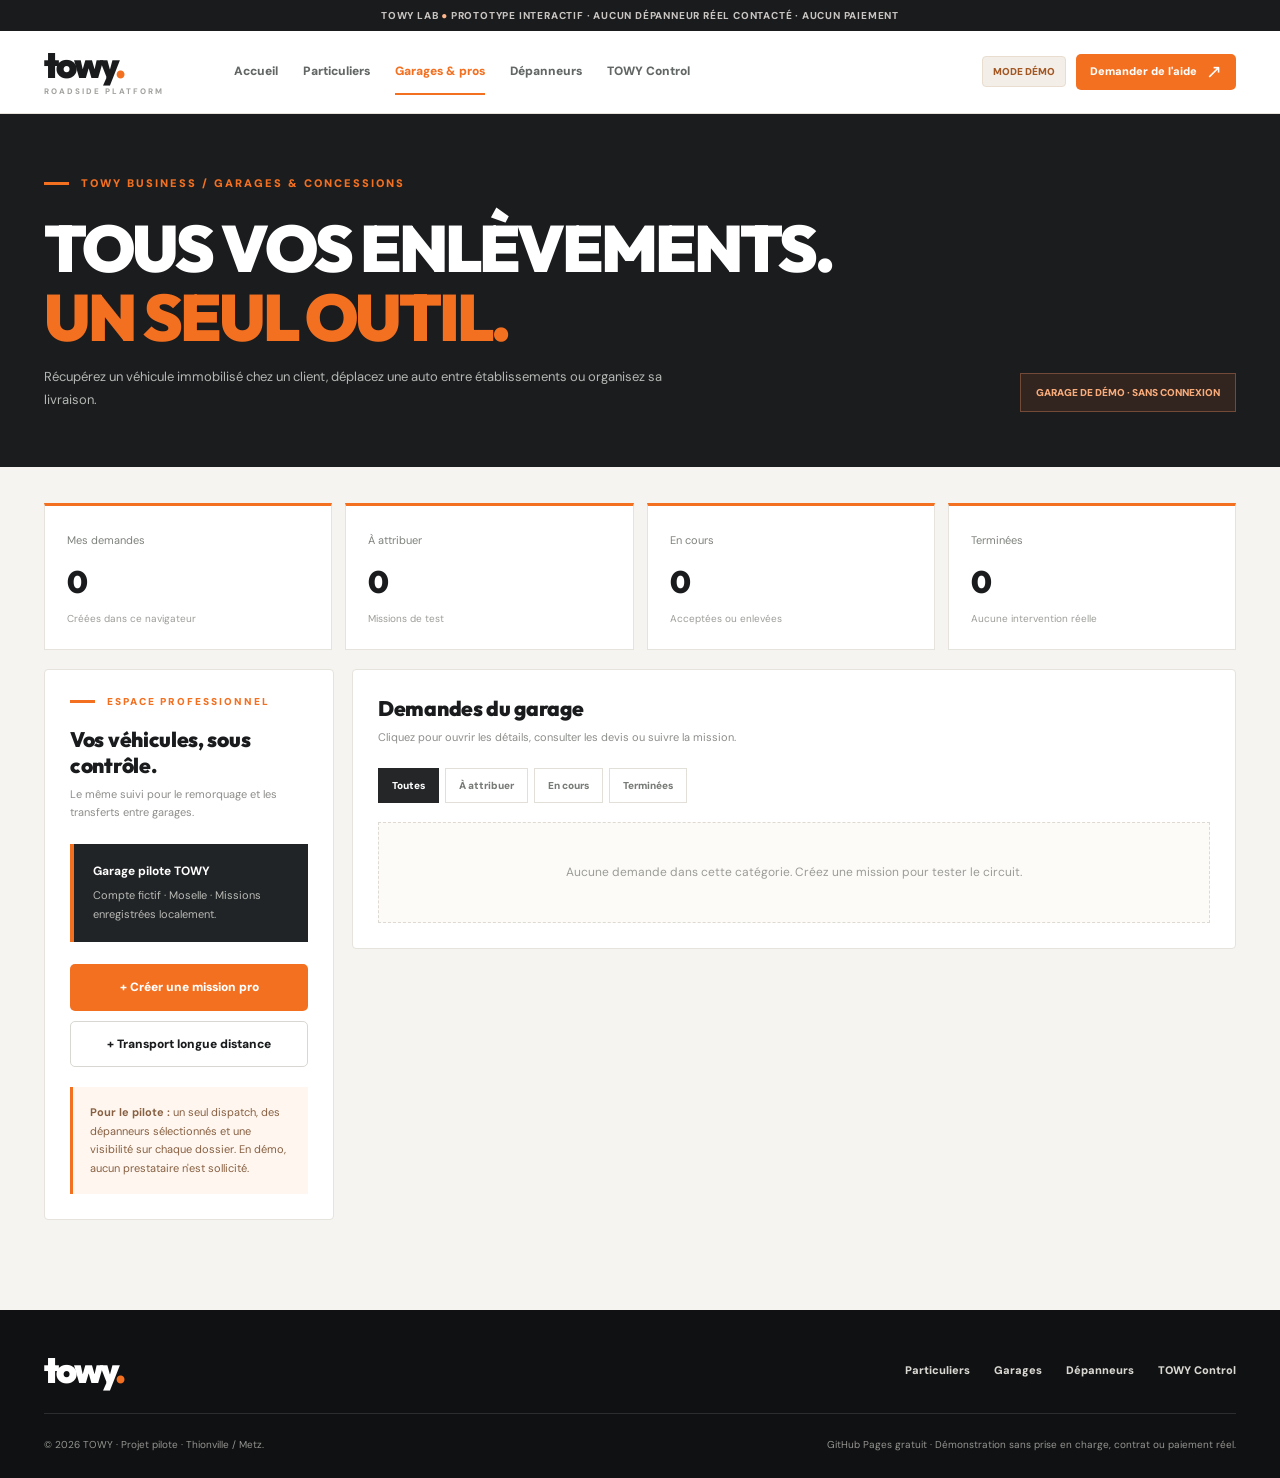
<file: business.html>
<!doctype html><html lang="fr"><head><meta charset="utf-8"><meta name="viewport" content="width=device-width,initial-scale=1"><meta http-equiv="refresh" content="0; url=./index.html#garage"><title>TOWY — Plateforme unifiée</title><script>const routes={"demande":"new-business","suivi":"garage","dispatch":"control"};const key=location.hash.slice(1).toLowerCase();location.replace("./index.html#"+(routes[key]||"garage"));</script></head><body style="font:16px Arial,sans-serif;padding:30px">TOWY est désormais une seule plateforme. <a href="./index.html#garage">Ouvrir TOWY</a></body></html>
</file>
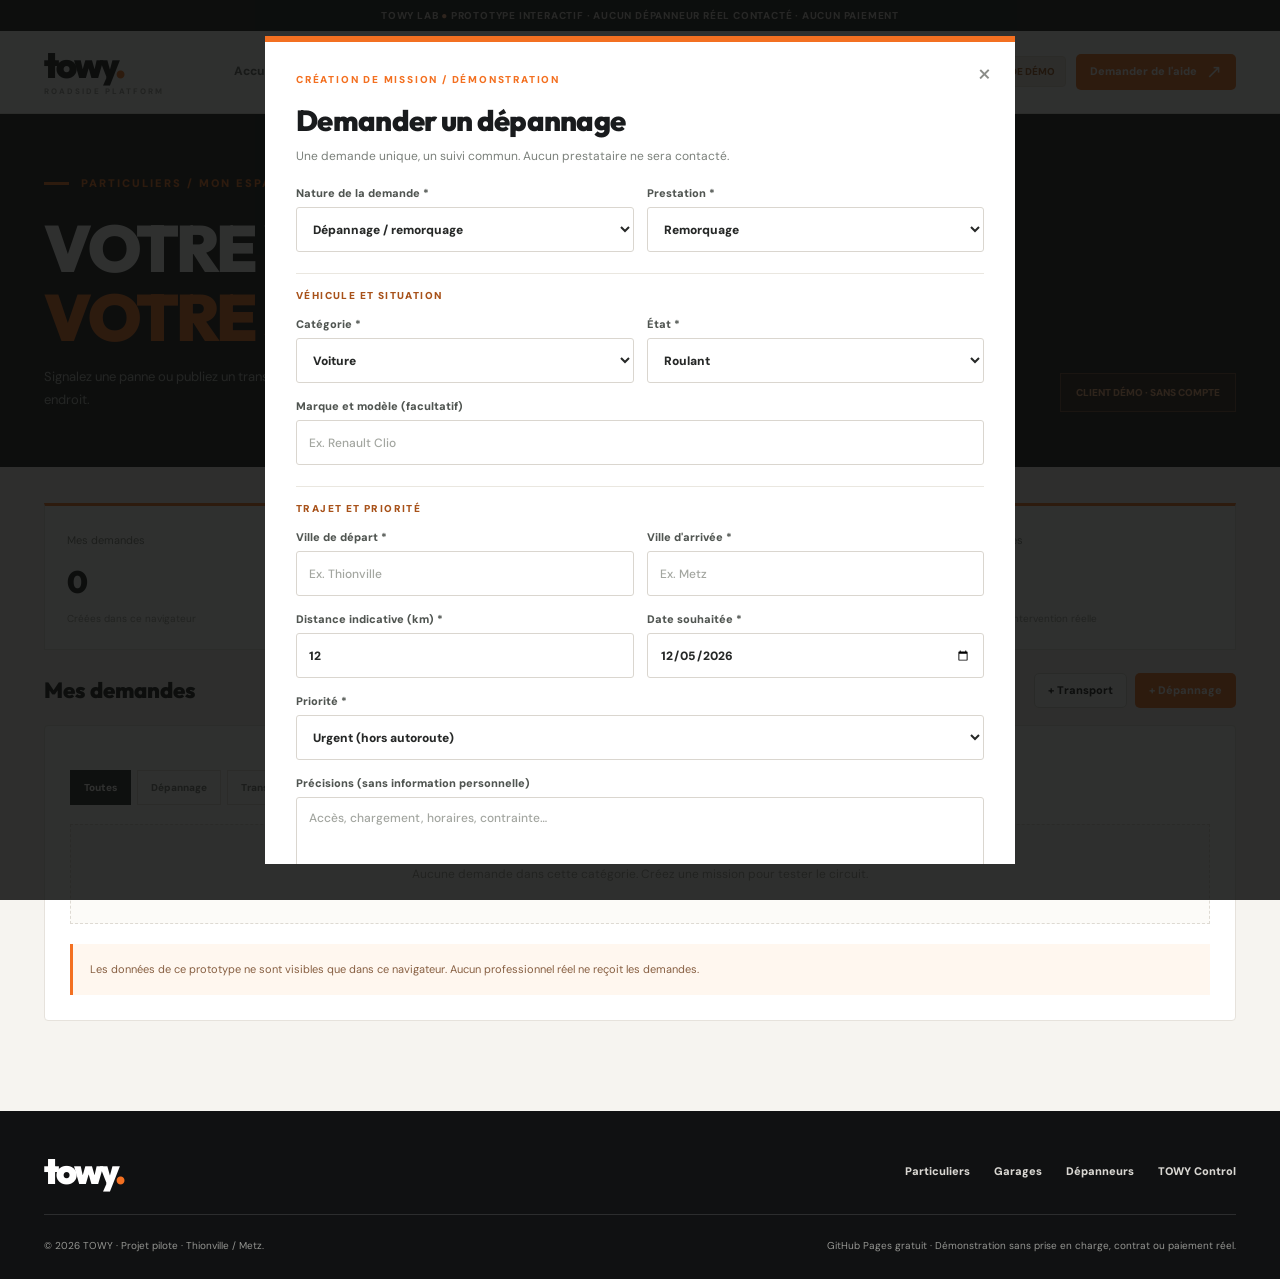
<file: depannage.html>
<!doctype html><html lang="fr"><head><meta charset="utf-8"><meta name="viewport" content="width=device-width,initial-scale=1"><meta http-equiv="refresh" content="0; url=./index.html#new-roadside"><title>TOWY — Plateforme unifiée</title><script>const routes={"pro":"partner","ops":"control","services":"new-roadside"};const key=location.hash.slice(1).toLowerCase();location.replace("./index.html#"+(routes[key]||"new-roadside"));</script></head><body style="font:16px Arial,sans-serif;padding:30px">TOWY est désormais une seule plateforme. <a href="./index.html#new-roadside">Ouvrir TOWY</a></body></html>
</file>
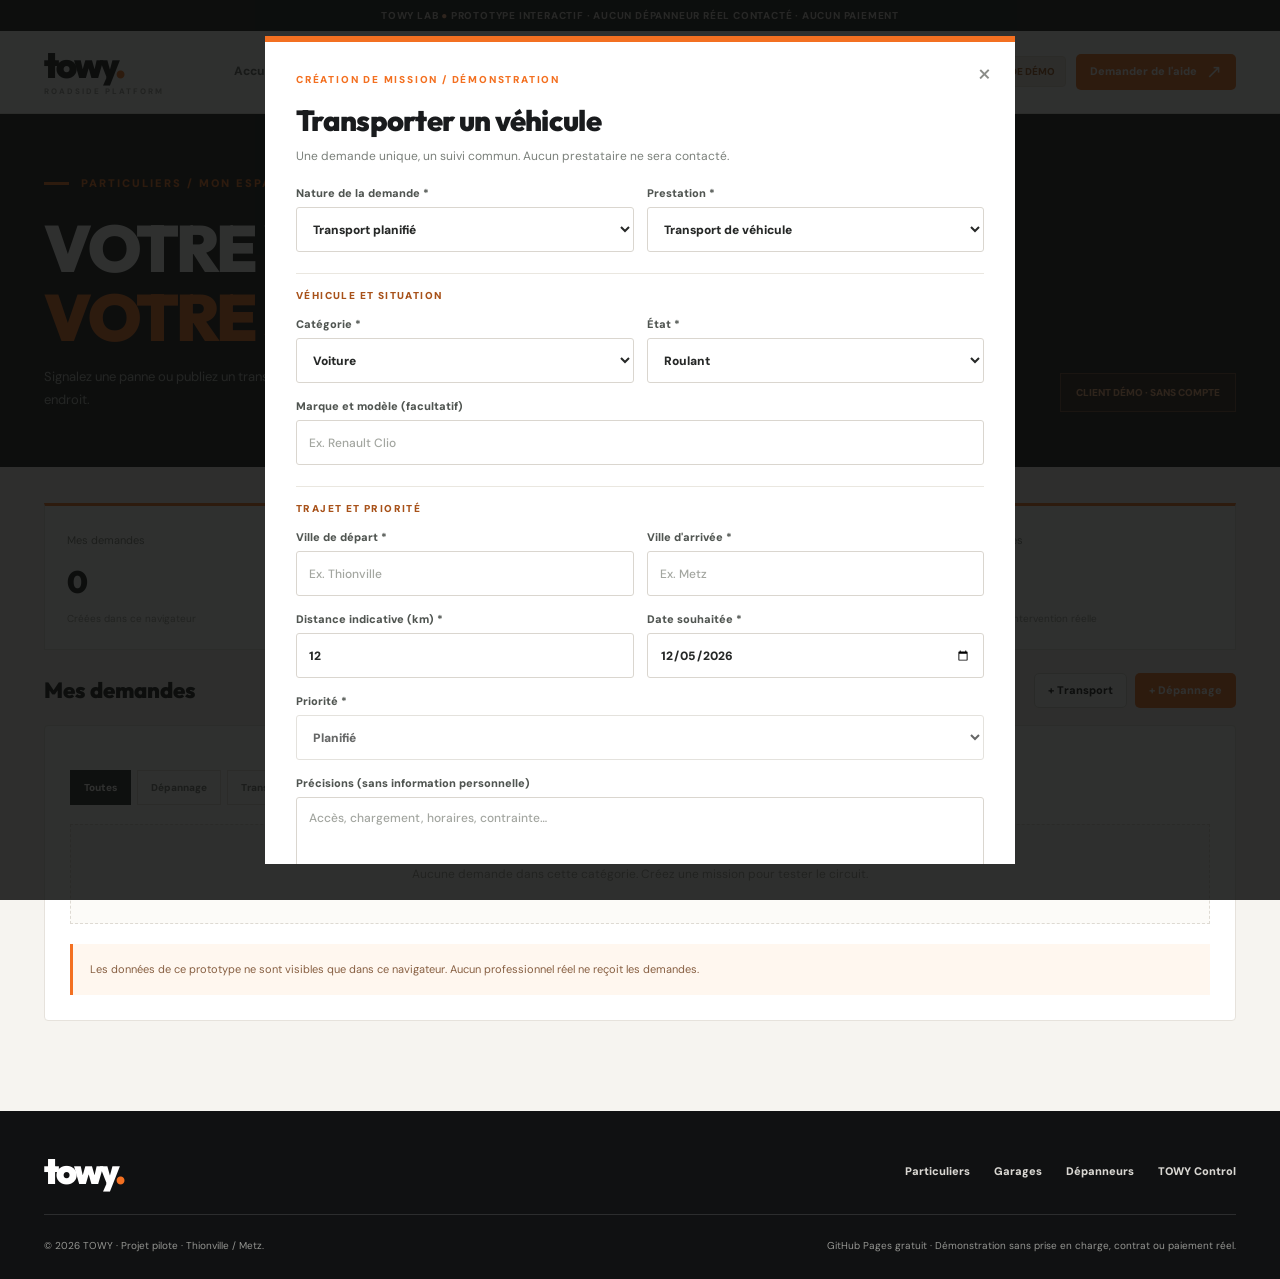
<file: transport.html>
<!doctype html><html lang="fr"><head><meta charset="utf-8"><meta name="viewport" content="width=device-width,initial-scale=1"><meta http-equiv="refresh" content="0; url=./index.html#new-transport"><title>TOWY — Plateforme unifiée</title><script>const routes={"annonces":"partner","mes-demandes":"client","transporteurs":"partner","gestion":"control","publier":"new-transport"};const key=location.hash.slice(1).toLowerCase();location.replace("./index.html#"+(routes[key]||"new-transport"));</script></head><body style="font:16px Arial,sans-serif;padding:30px">TOWY est désormais une seule plateforme. <a href="./index.html#new-transport">Ouvrir TOWY</a></body></html>
</file>
<file: app.css>
@import url('https://fonts.googleapis.com/css2?family=DM+Sans:wght@400;500;600;700;800&family=Outfit:wght@400;500;600;700;800;900&display=swap');
:root{--accent:#f37021;--accent-dark:#d65c17;--ink:#191b1d;--ink-soft:#323538;--paper:#f6f4f0;--white:#fff;--line:#e6e3dd;--muted:#747976;--green:#267653;--blue:#4263a4;--shadow:0 25px 60px #17171713}
*{box-sizing:border-box}html{scroll-behavior:smooth}body{font-family:'DM Sans',Arial,sans-serif;color:var(--ink);background:white;-webkit-font-smoothing:antialiased;margin:0}h1,h2,h3,h4,p{margin:0}a{text-decoration:none;color:inherit}button,select,input,textarea{font:inherit}button{cursor:pointer}button:disabled{opacity:.45;cursor:not-allowed}a:focus-visible,button:focus-visible,select:focus-visible,input:focus-visible,textarea:focus-visible{outline:3px solid #ff9a60;outline-offset:3px}.container{width:min(1270px,calc(100% - 88px));margin:0 auto}.smalltop{background:#191b1c;color:#c8c4c1;text-align:center;padding:9px;font-size:10px;font-weight:800;letter-spacing:.8px}.smalltop b{color:#ffb68c}.header{background:white;border-bottom:1px solid var(--line);position:sticky;top:0;z-index:30}.headrow{display:flex;align-items:center;gap:32px;min-height:82px}.brand{font:900 36px/.9 Outfit,sans-serif;letter-spacing:-2.8px;white-space:nowrap}.brand i{color:var(--accent);font-style:normal}.brand small{font:800 8px/1 'DM Sans',sans-serif;display:block;letter-spacing:2px;text-transform:uppercase;color:#a2a29f;margin-top:6px}.mainnav{display:flex;gap:25px;align-items:center;margin-left:38px}.mainnav button{background:transparent;border:0;color:#626765;font-weight:850;font-size:12px;white-space:nowrap;padding:14px 0;border-bottom:2px solid transparent}.mainnav button.active,.mainnav button:hover{border-bottom-color:var(--accent);color:var(--accent)}.headright{display:flex;gap:10px;margin-left:auto;align-items:center}.demo-label{background:#f3eee8;border:1px solid #e8ddce;color:#a35723;border-radius:4px;font-size:10px;font-weight:850;padding:8px 10px;white-space:nowrap}.btn{background:var(--ink);border:1px solid transparent;color:white;border-radius:5px;display:inline-flex;align-items:center;justify-content:center;gap:17px;padding:15px 21px;white-space:nowrap;font-size:12px;font-weight:850;line-height:1.2;transition:.15s}.btn:hover{transform:translateY(-1px);filter:brightness(.94)}.btn.orange{background:var(--accent)}.btn.outline{background:white;border-color:#d9d7d1;color:var(--ink)}.btn.trans{background:transparent;border-color:#777;color:white}.btn.small{padding:10px 13px;font-size:11px;gap:9px}.btn.full{width:100%}.arr{font-family:Arial,sans-serif;font-size:19px;line-height:.7;font-weight:400}.view{display:none}.view.active{display:block}.eyebrow{display:flex;align-items:center;gap:12px;color:var(--accent);font-size:11px;font-weight:900;letter-spacing:2px;text-transform:uppercase}.eyebrow:before{content:"";background:var(--accent);height:3px;width:25px}.hero{background:#17191b;color:white;overflow:hidden}.hero-grid{min-height:632px;display:grid;grid-template-columns:57% 43%;align-items:stretch}.hero-text{padding:86px 60px 82px 0;position:relative;z-index:2}.hero h1{font:900 clamp(61px,6.9vw,105px)/.99 Outfit,sans-serif;letter-spacing:-4.5px;margin:27px 0 27px}.hero h1 em{font-style:normal;color:var(--accent)}.hero .intro{color:#c4c3c0;font-size:15px;line-height:1.9;max-width:520px}.hero-btns{display:flex;gap:12px;flex-wrap:wrap;margin-top:34px}.hero-footer{margin-top:54px;padding-top:25px;display:flex;gap:25px;flex-wrap:wrap;border-top:1px solid #ffffff24;color:#aaa9a7;font-size:11px}.hero-footer b{color:white}.hero-photo{background-image:linear-gradient(90deg,#10111124,#10111120),url('https://images.unsplash.com/photo-1730514785075-b065c757b653?auto=format&fit=crop&w=1500&q=85');background-size:cover;background-position:center;position:relative;margin-right:min(-44px,calc((1270px - 100vw)/2));min-height:560px}.hero-photo:after{content:"";position:absolute;inset:0;background:linear-gradient(0deg,#111315cf,transparent 49%)}.photo-caption{position:absolute;bottom:46px;left:32px;z-index:1;padding-left:17px;border-left:4px solid var(--accent)}.photo-caption strong{font-size:12px;letter-spacing:1.4px}.photo-caption small{display:block;color:#ccc9c6;font-size:11px;margin-top:8px}.orangeband{background:var(--accent);color:#261d16}.orangeband .container{display:flex;gap:25px;align-items:center;justify-content:space-between;padding-top:19px;padding-bottom:19px}.orangeband b{font-size:12px;font-weight:900;letter-spacing:.2px}.orangeband p{font-size:11px}.orangeband button{border:0;background:#17191b;color:white;font-size:11px;font-weight:850;padding:11px 16px}.audience{background:white}.audience-grid{display:grid;grid-template-columns:repeat(3,1fr)}.audience-item{border-right:1px solid #e8e5e0;padding:29px 35px 29px 0;display:flex;gap:18px;align-items:center}.audience-item:last-child{border-right:0}.audience-item:not(:first-child){padding-left:35px}.audience-item>span{font:900 30px Outfit;color:var(--accent)}.audience-item b{font-size:12px}.audience-item p{font-size:11px;color:#8b8e89;line-height:1.65;margin-top:5px}.section{padding:94px 0}.section.paper{background:var(--paper)}.section-title{font:850 clamp(41px,4vw,59px)/1.1 Outfit;letter-spacing:-2px;margin-top:19px}.section-title em{color:var(--accent);font-style:normal}.section-lead{font-size:14px;color:#777b77;line-height:1.85;max-width:540px;margin-top:18px}.service-grid{display:grid;grid-template-columns:repeat(3,1fr);gap:16px;margin-top:40px}.servicebox{border:1px solid #e6e2da;background:#fff;padding:30px;min-height:340px;display:flex;flex-direction:column;transition:.15s}.servicebox:hover{transform:translateY(-2px);border-color:#ebad87}.servicebox.dark{background:#1b1d1f;color:#fff;border-color:#1b1d1f}.servicebox .index{font:850 15px Outfit;color:var(--accent)}.servicebox .subname{font-size:10px;color:#8b8d89;letter-spacing:1.5px;text-transform:uppercase;font-weight:900;margin-top:58px}.servicebox h3{font:850 29px/1.18 Outfit;letter-spacing:-.8px;margin:12px 0}.servicebox p{color:#7f827d;font-size:12px;line-height:1.8}.servicebox.dark p{color:#aeb0ae}.servicebox .serviceaction{font-size:11px;font-weight:900;display:flex;justify-content:space-between;gap:20px;align-items:center;border-top:1px solid #e8e5e0;margin-top:auto;padding-top:22px}.servicebox.dark .serviceaction{border-color:#ffffff2d}.serviceaction i{font-size:22px;color:var(--accent);font-style:normal}.steps{display:grid;grid-template-columns:repeat(3,1fr);gap:30px;margin-top:43px}.steps article{border-top:2px solid #292a2b;padding-top:24px}.steps article>span{font:850 33px Outfit;color:var(--accent)}.steps article h3{font:850 20px Outfit;margin:16px 0 8px}.steps article p{font-size:12px;line-height:1.8;color:#8b8d89}.closing{background:#17191b;color:white;padding:76px 0}.closing .container{display:flex;align-items:center;justify-content:space-between;gap:25px}.closing h2{font:850 clamp(38px,4vw,58px)/1.13 Outfit;letter-spacing:-2px}.closing h2 em{font-style:normal;color:var(--accent)}.closing p{font-size:12px;color:#b7b7b5;margin-top:15px;line-height:1.8;max-width:580px}.footer{background:#101112;padding:44px 0 25px;color:#949591}.footrow{display:flex;align-items:center;justify-content:space-between;gap:25px;flex-wrap:wrap;border-bottom:1px solid #ffffff1e;padding-bottom:27px}.footer .brand{color:white}.footerlinks{display:flex;gap:24px;flex-wrap:wrap;font-size:11px;color:#d9d7d2;font-weight:850}.footbottom{display:flex;justify-content:space-between;gap:20px;flex-wrap:wrap;padding-top:22px;font-size:10px;line-height:1.7}
.apphead{background:#1a1c1e;color:#fff;padding:62px 0 55px}.apphead .container{display:flex;align-items:end;justify-content:space-between;gap:27px}.apphead h1{font:900 clamp(46px,5.1vw,72px)/1.05 Outfit;letter-spacing:-3px;margin:24px 0 15px}.apphead h1 em{color:var(--accent);font-style:normal}.apphead p{color:#b4b7b3;line-height:1.75;font-size:13px;max-width:660px}.app-badge{font-size:10px;color:#f9ac7b;background:#32241e;border:1px solid #734a37;padding:12px 15px;font-weight:850;white-space:nowrap}.workspace{padding:36px 0 90px;background:var(--paper);min-height:590px}.stats{display:grid;grid-template-columns:repeat(4,1fr);gap:13px;margin-bottom:19px}.stat{background:white;border:1px solid var(--line);border-top:3px solid var(--accent);padding:22px}.stat label{font-size:11px;color:#7e827c}.stat strong{font:850 31px Outfit;display:block;margin:13px 0 5px}.stat small{font-size:10px;color:#9c9e98}.layout{display:grid;grid-template-columns:290px minmax(0,1fr);gap:18px;align-items:start}.panel{border:1px solid #e6e2dc;background:#fff;padding:25px;border-radius:4px}.panel h2{font:850 21px Outfit;letter-spacing:-.3px}.panel h3{font:850 17px Outfit}.panel .hint{font-size:11px;color:#8c8e8a;line-height:1.7;margin-top:7px}.panelbar{display:flex;justify-content:space-between;gap:15px;align-items:center;margin-bottom:22px;flex-wrap:wrap}.proidentity{background:#212426;color:white;border-left:4px solid var(--accent);padding:19px;margin:22px 0}.proidentity strong{display:block;font-size:12px}.proidentity p{font-size:11px;color:#b9bab6;line-height:1.7;margin-top:7px}.selector{font-size:11px;font-weight:850;display:block;color:#515551;margin:16px 0}.selector select{width:100%;height:47px;border:1px solid #d9d5ce;padding:0 11px;margin-top:8px;background:white;outline:0;color:#292b29;font-size:12px}.toggleline{display:flex;align-items:center;justify-content:space-between;gap:10px;background:#f7f6f2;padding:14px 12px;font-size:11px;font-weight:850}.switch{appearance:none;position:relative;width:47px;height:26px;background:#c9c9c6;border-radius:20px;margin:0;transition:.15s}.switch:before{content:"";position:absolute;left:3px;top:3px;background:white;width:20px;height:20px;border-radius:50%;transition:.15s}.switch:checked{background:var(--accent)}.switch:checked:before{transform:translateX(21px)}.notice{background:#fff7ef;border-left:3px solid var(--accent);color:#875f42;padding:16px 17px;font-size:11px;line-height:1.7;margin-top:20px}.stack{display:grid;gap:11px}.mission{background:white;border:1px solid #e3dfd8;display:flex;gap:16px;justify-content:space-between;align-items:center;padding:20px}.mission .badgeline{display:flex;gap:7px;flex-wrap:wrap;align-items:center}.mission h3{font:850 17px Outfit;margin:10px 0}.mission .muted{font-size:11px;color:#818581;line-height:1.7}.mission .actionzone{text-align:right;flex:none}.mission .actionzone .value{font:850 23px Outfit;letter-spacing:-.5px;display:block;margin-bottom:9px}.mission .actionzone .buttons{display:flex;align-items:center;gap:6px;justify-content:flex-end;flex-wrap:wrap}.status{display:inline-block;padding:7px 9px;font-size:9px;letter-spacing:.45px;font-weight:900;text-transform:uppercase;background:#fff1e5;color:#a8541a}.status.assigned,.status.pickedup{background:#e8eefb;color:#435f99}.status.done{background:#e7f3e9;color:#28734f}.status.cancelled{background:#fce8e5;color:#ab4842}.status.neutral{background:#f3f1ed;color:#6a6d68}.tiny{font-size:10px;font-weight:850;border:0;background:#1b1d1e;color:white;padding:10px 12px;border-radius:3px}.tiny.light{border:1px solid #dedbd5;background:#fff;color:#353836}.tiny.green{background:#e5f5e9;color:#287551}.tiny.red{background:#ffefed;color:#aa483f}.empty{text-align:center;border:1px dashed #dedad3;background:#fcfbf8;padding:39px 17px;color:#9b9c96;font-size:12px;line-height:1.7}.filters{display:flex;flex-wrap:wrap;gap:6px;margin:19px 0}.filters button{background:#fff;border:1px solid #e2dfd9;padding:10px 13px;font-size:10px;font-weight:850;color:#777b76}.filters button.active{background:#242627;color:white;border-color:#242627}.admincards{display:grid;grid-template-columns:repeat(3,1fr);gap:10px;margin-top:18px}.admincards article{padding:16px;background:#faf9f6;border:1px solid #eae7e0}.admincards strong{display:block;font-size:11px}.admincards small{display:block;color:#8b8c88;font-size:10px;margin-top:6px}.companyspacer{display:flex;align-items:center;justify-content:space-between;gap:15px;margin:23px 0 17px}.companyspacer h2{font:850 22px Outfit}.no-dates{font-size:10px;color:#a7a49f}.tabs{display:flex;flex-wrap:wrap;gap:5px;margin:18px 0}.tabs button{border:1px solid #e0dcd6;background:#fff;padding:11px 14px;font-size:11px;font-weight:850;color:#747672}.tabs button.active{color:#a34f18;background:#fff1e7;border-color:var(--accent)}.modalback{position:fixed;inset:0;background:#0b0c0bd9;z-index:100;display:none;align-items:center;justify-content:center;padding:16px}.modalback.open{display:flex}.modal{background:white;border-top:6px solid var(--accent);width:min(640px,100%);max-height:92vh;overflow:auto;position:relative;padding:31px}.modal.large{width:min(750px,100%)}.modal .close{background:transparent;border:0;color:#8b8d89;font-size:27px;position:absolute;right:17px;top:12px}.modal h2{font:850 29px Outfit;letter-spacing:-.7px;margin:16px 0 7px}.modal .sub{font-size:12px;color:#7b807b;line-height:1.7}.modal .kicker{color:var(--accent);font-size:10px;letter-spacing:1.8px;font-weight:850;text-transform:uppercase}.formgrid{display:grid;grid-template-columns:repeat(2,1fr);gap:0 13px;margin-top:20px}.field{font-size:11px;font-weight:850;color:#505551;display:block;margin-bottom:16px}.field input,.field select,.field textarea{display:block;border:1px solid #dad6cf;border-radius:3px;width:100%;height:45px;margin-top:7px;padding:0 12px;color:#262827;background:#fff;font-size:12px;outline:0}.field textarea{height:85px;padding:12px;resize:vertical}.field input:focus,.field select:focus,.field textarea:focus{border-color:var(--accent);box-shadow:0 0 0 3px #f3702123}.field input::placeholder,.field textarea::placeholder{color:#a3a6a0;font-weight:500}.field.all{grid-column:1/-1}.formheading{grid-column:1/-1;font-size:10px;letter-spacing:1.4px;text-transform:uppercase;font-weight:900;color:#a8521a;border-top:1px solid #eae7e0;padding-top:15px;margin:5px 0 15px}.estimator{display:flex;justify-content:space-between;gap:12px;align-items:center;background:#252728;color:white;padding:15px 17px;margin:3px 0 14px}.estimator span{font-size:10px;text-transform:uppercase;font-weight:900;letter-spacing:1px;color:#bbbdb8}.estimator strong{font:850 29px Outfit;display:block}.estimator p{color:#b3b7b2;max-width:150px;font-size:10px;text-align:right;line-height:1.7}.checkbox{display:flex;gap:9px;align-items:flex-start;color:#777975;font-size:10px;line-height:1.7;margin:17px 0}.checkbox input{margin:3px 0 0;accent-color:var(--accent)}.detailbox{margin-top:21px;background:#f8f6f1;border:1px solid #ece8e1;padding:18px;color:#515751;line-height:1.9;font-size:12px}.detailbox strong{font-size:14px}.offers{margin-top:22px}.offerrow{display:flex;gap:15px;align-items:center;justify-content:space-between;padding:15px 0;border-bottom:1px solid #ebe8e1}.offerrow strong{display:block;font-size:12px}.offerrow p{font-size:11px;color:#8a8d88;margin-top:7px;line-height:1.6}.offerrow .cost{text-align:right;flex:none}.offerrow .cost b{display:block;font:850 25px Outfit;margin-bottom:8px}.modalactions{display:flex;gap:9px;flex-wrap:wrap;margin-top:20px}.modalactions .btn{flex:1}.toast{display:none;position:fixed;bottom:23px;right:23px;background:#222425;color:white;z-index:110;border-left:4px solid var(--accent);padding:15px 19px;font-size:12px;font-weight:850;max-width:350px;box-shadow:0 12px 45px #1115}.toast.show{display:block}
@media(max-width:1190px){.mainnav{gap:14px;margin-left:10px}.hero h1{font-size:80px}}
@media(max-width:950px){.container{width:calc(100% - 52px)}.mainnav{margin-left:auto}.mainnav button{font-size:11px}.headright .demo-label{display:none}.headrow{gap:16px}.hero-grid{grid-template-columns:1fr}.hero-text{padding:60px 0}.hero h1{font-size:clamp(70px,10vw,100px)}.hero-photo{min-height:360px;margin:0 -26px}.audience-grid{grid-template-columns:1fr}.audience-item{padding:20px 0!important;border-right:0;border-bottom:1px solid var(--line)}.service-grid{grid-template-columns:1fr}.servicebox{min-height:235px}.servicebox .subname{margin-top:26px}.layout{grid-template-columns:1fr}.stats{grid-template-columns:repeat(2,1fr)}.closing .container{display:block}.closing .btn{margin-top:25px}}
@media(max-width:700px){.container{width:calc(100% - 34px)}.header{position:relative}.headrow{flex-wrap:wrap;padding-top:15px;padding-bottom:13px;gap:13px}.brand{font-size:30px}.mainnav{order:3;width:100%;justify-content:space-between;gap:9px;margin:0;overflow:auto}.mainnav button{font-size:10px;padding:10px 0;white-space:nowrap}.headright{margin-left:auto}.headright .btn{font-size:10px;padding:11px 13px}.hero-text{padding:50px 0}.hero h1{font-size:clamp(52px,12.5vw,72px);letter-spacing:-3px}.hero .intro{font-size:14px}.hero-btns{gap:10px}.hero-btns .btn{font-size:11px;padding:14px}.hero-footer{gap:13px;margin-top:37px}.hero-photo{min-height:320px;margin:0 -17px}.orangeband .container{display:block;padding-top:16px;padding-bottom:16px}.orangeband p{margin:10px 0}.orangeband button{width:100%}.section{padding:65px 0}.section-title{font-size:39px;letter-spacing:-1.5px}.servicebox{padding:26px}.steps{grid-template-columns:1fr;gap:21px}.steps article{padding-top:17px}.steps article h3{margin-top:8px}.apphead{padding:51px 0}.apphead .container{display:block}.apphead h1{font-size:47px;letter-spacing:-2px}.app-badge{display:inline-block;margin-top:22px}.workspace{padding:22px 0 70px}.stats{gap:9px}.stat{padding:17px}.stat strong{font-size:27px}.panel{padding:20px 17px}.mission{display:block;padding:17px}.mission .actionzone{display:flex;align-items:center;justify-content:space-between;margin-top:16px;text-align:left}.mission .actionzone .value{margin:0;font-size:20px}.mission .actionzone .buttons{justify-content:flex-end}.admincards{grid-template-columns:1fr}.modal{padding:25px 17px}.modal h2{font-size:25px}.formgrid{gap:0 9px}.field input,.field select{padding:0 8px;font-size:11px}.field.mobileall{grid-column:1/-1}.offerrow{align-items:flex-start}.offerrow .cost b{font-size:20px}.footerlinks{margin-top:25px}}
</file>
